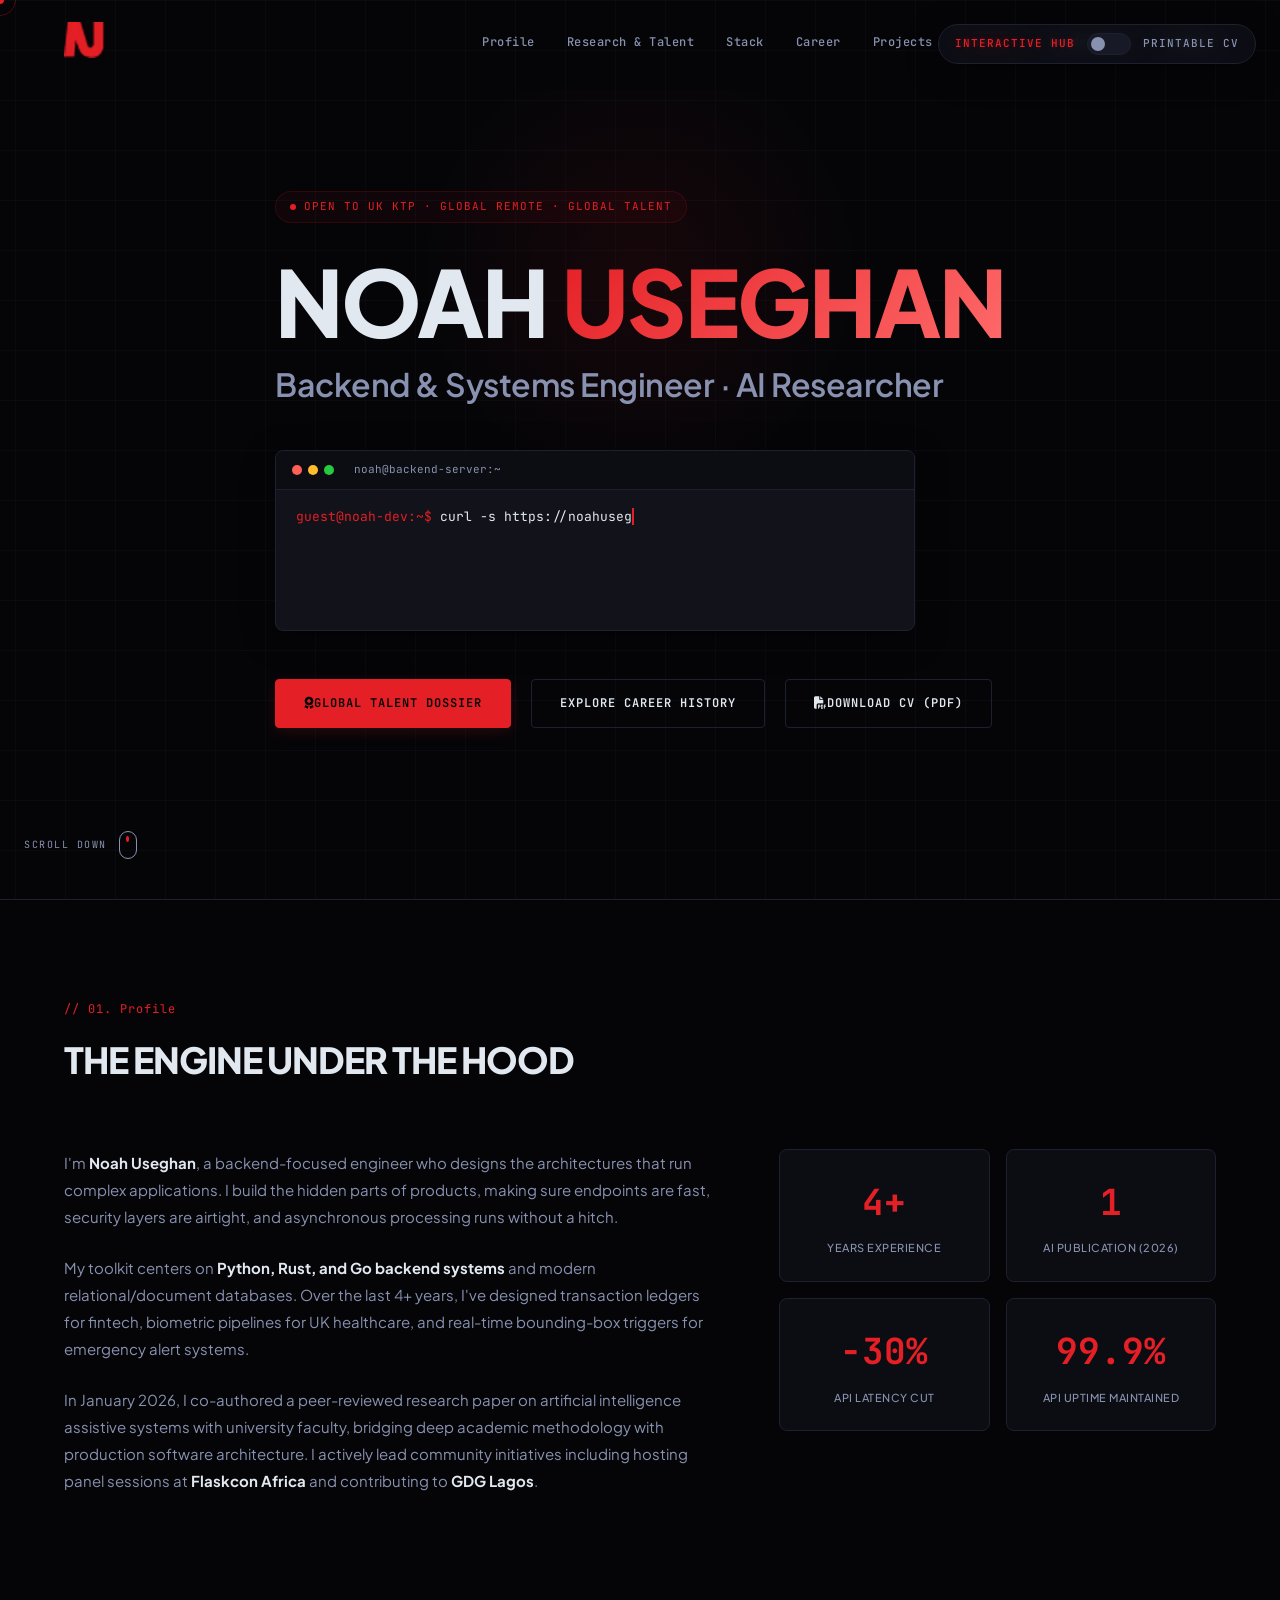
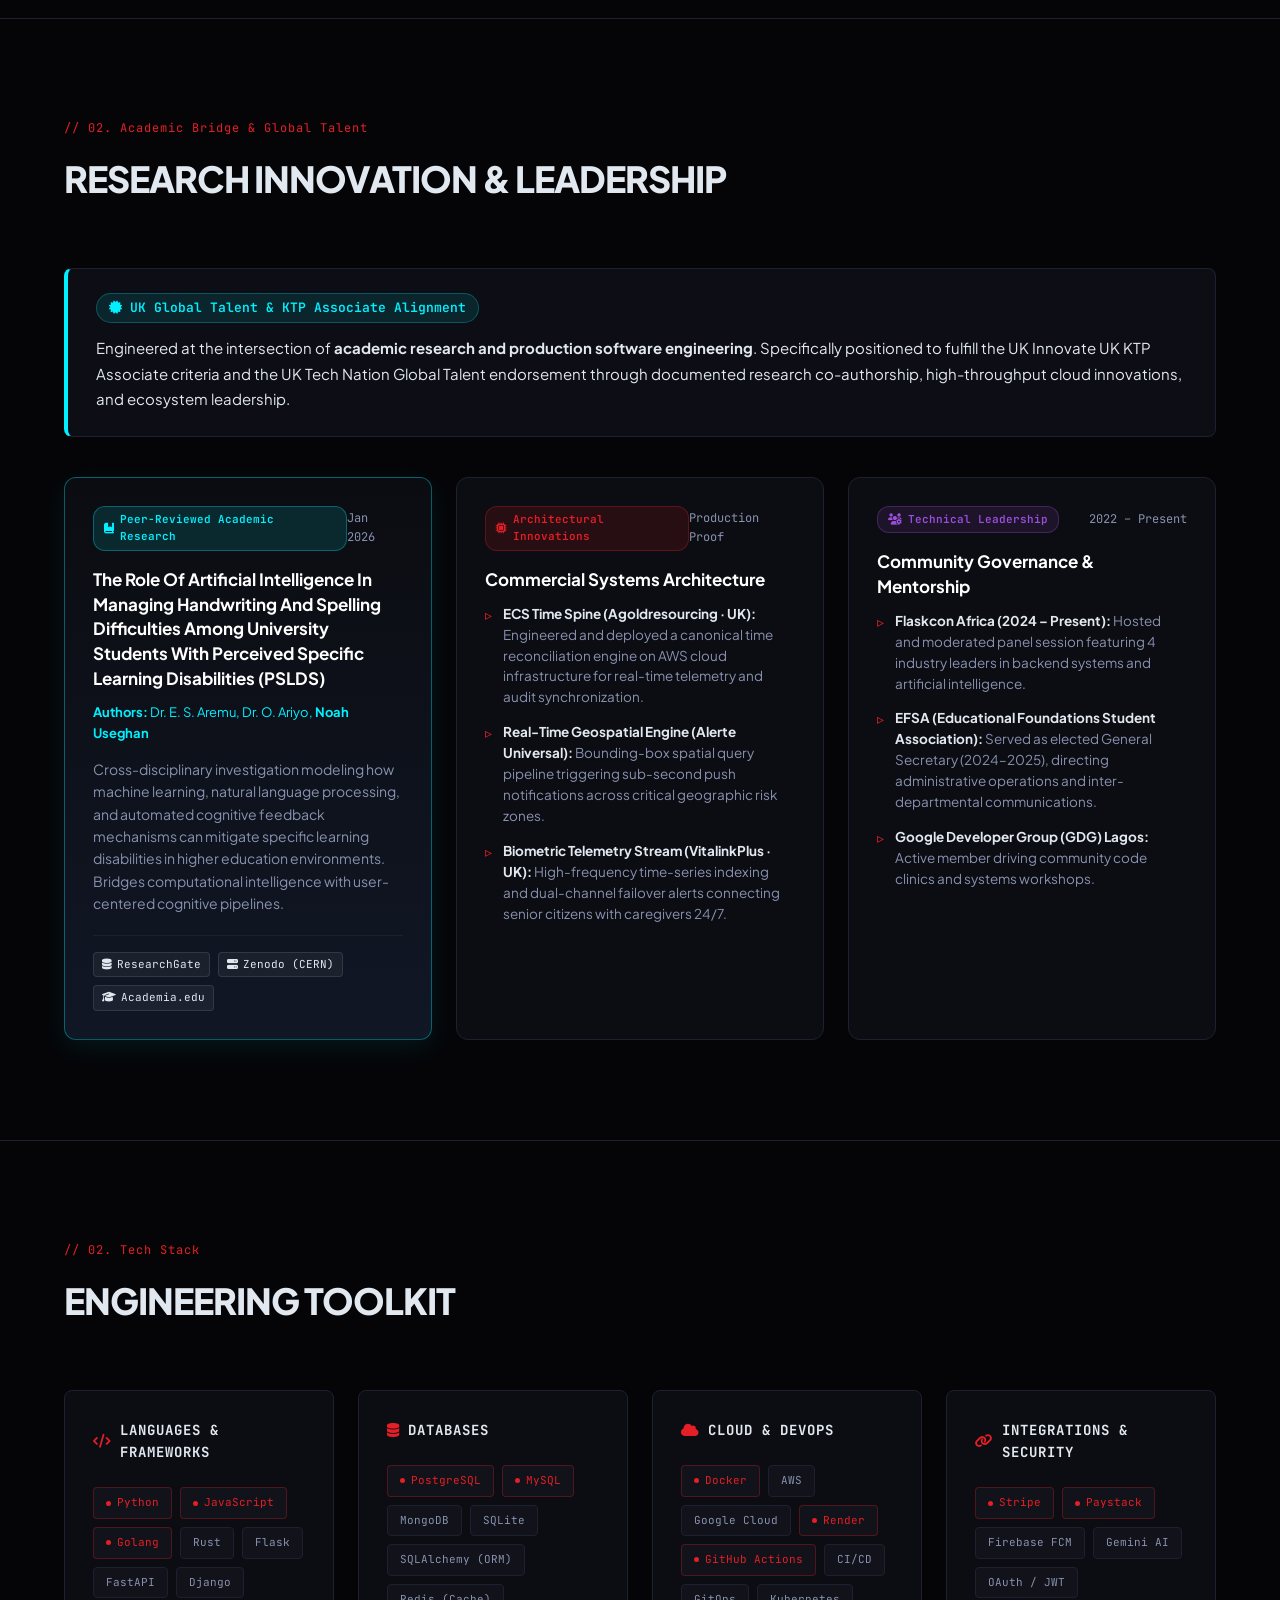
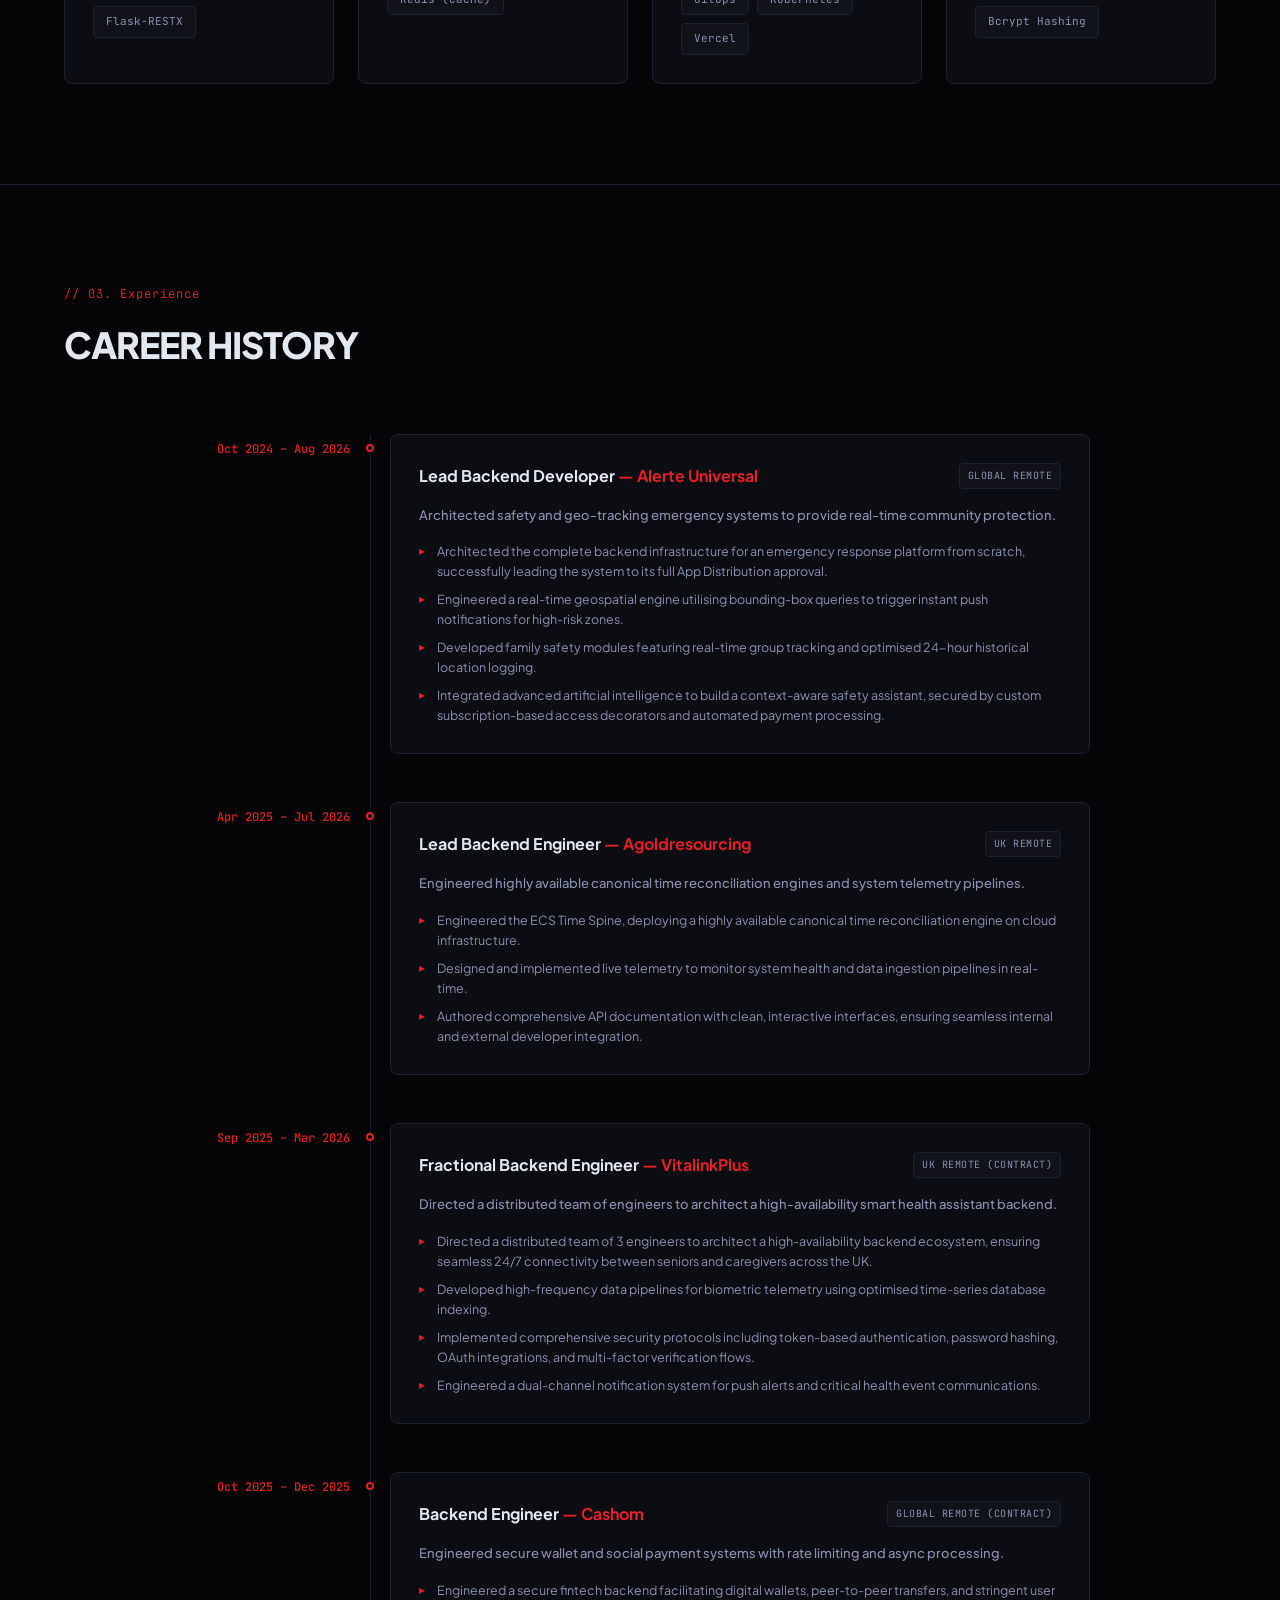
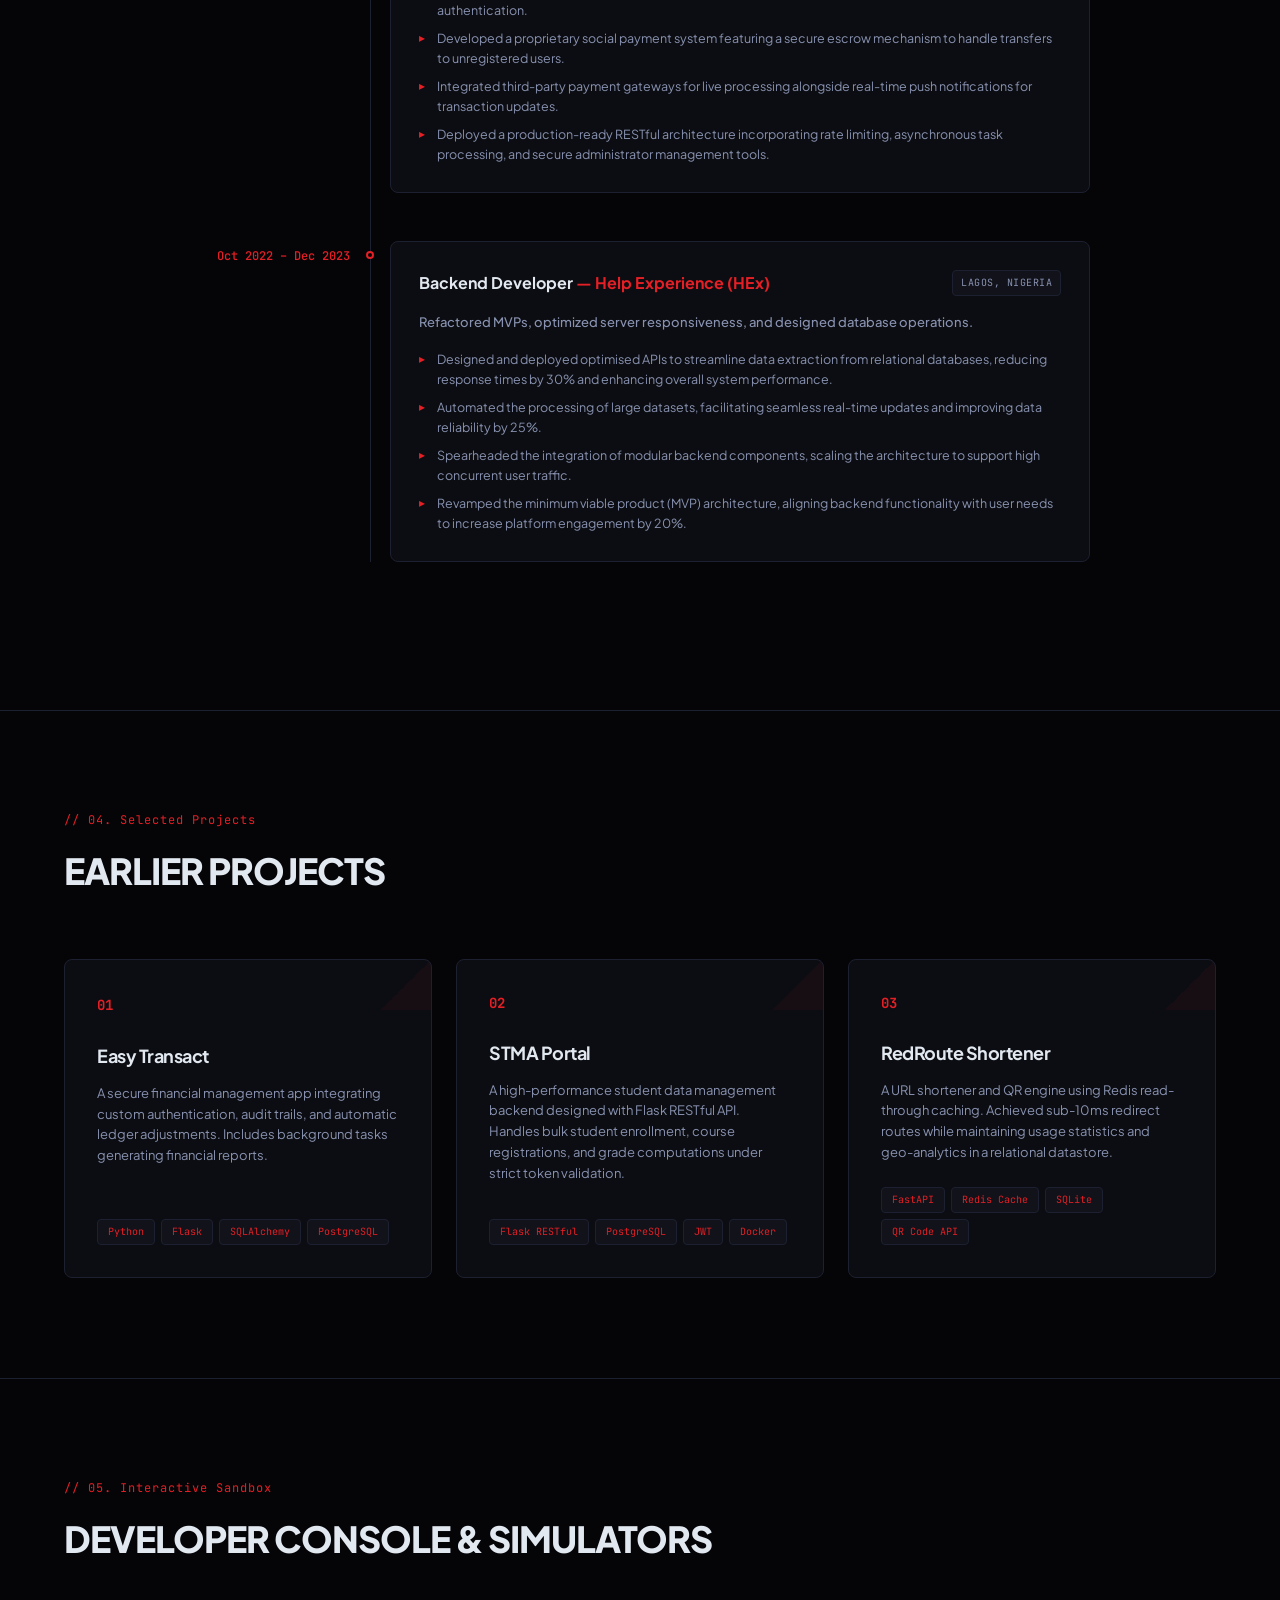
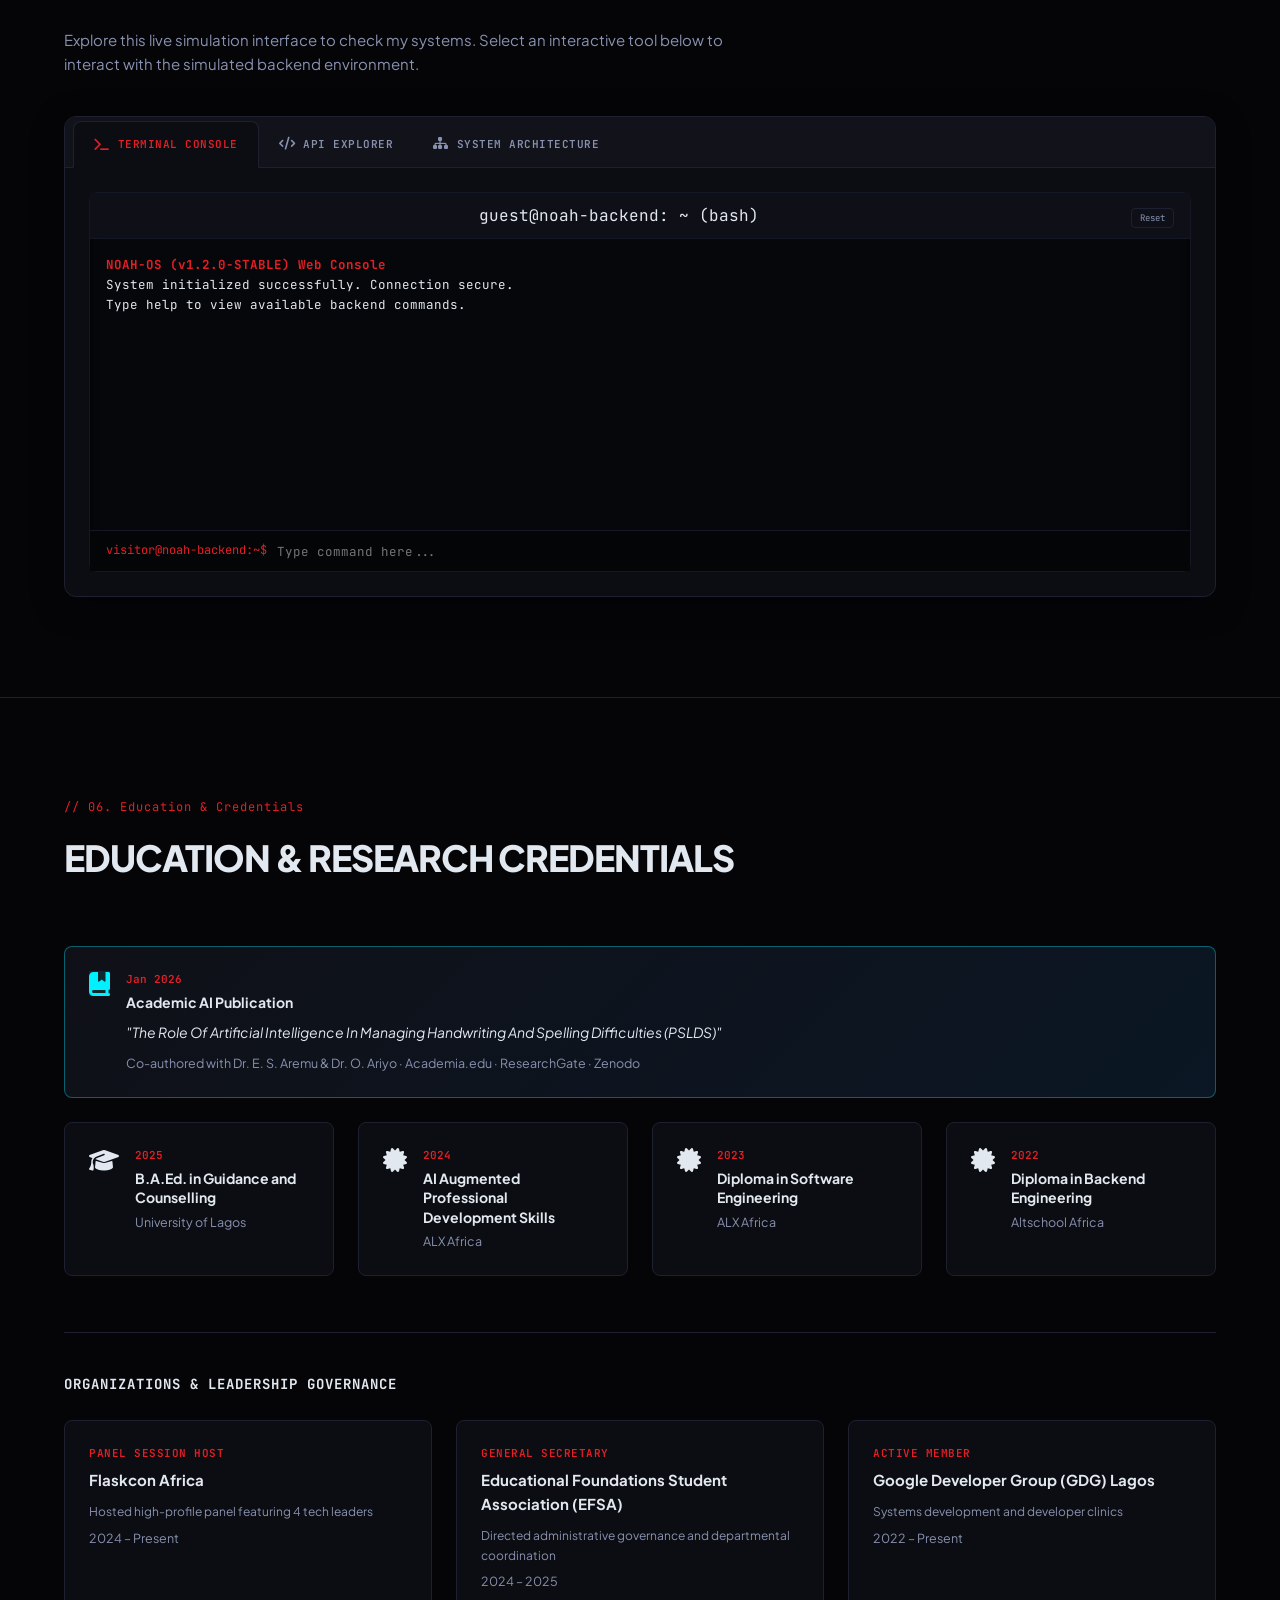
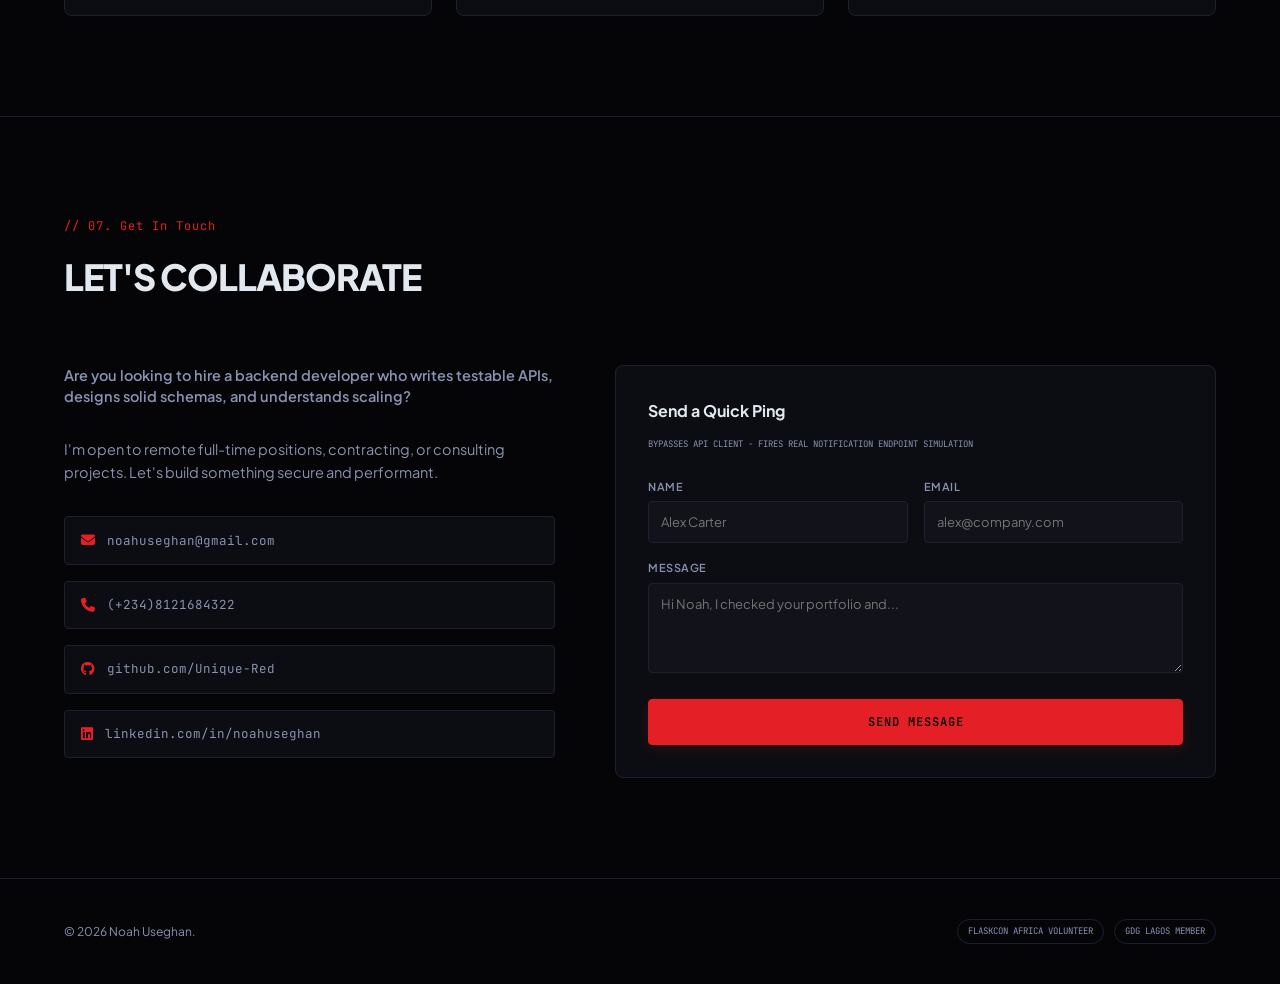
<file: index.html>
<!DOCTYPE html>
<html lang="en">
<head>
  <meta charset="UTF-8">
  <meta name="viewport" content="width=device-width, initial-scale=1.0">
  <title>Noah Useghan | Backend &amp; Systems Engineer &middot; AI Researcher</title>
  <meta name="description" content="Portfolio of Noah Useghan, a Backend &amp; Systems Engineer specializing in Python, Rust, Golang, distributed systems, and AI assistive research. Positioned for UK Global Talent and KTP Associate appointments with live opportunity radar and direct apply hub.">
  <meta name="keywords" content="Noah Useghan, Backend Engineer, Systems Engineer, Python Developer, KTP Associate, UK Global Talent, Tech Nation, FastAPI, Flask, Golang, Rust, PostgreSQL, Artificial Intelligence Publication">

  <!-- Open Graph / Facebook -->
  <meta property="og:type" content="website">
  <meta property="og:url" content="https://unique-red.github.io/"> 
  <meta property="og:title" content="Noah Useghan | Backend &amp; Systems Engineer &middot; AI Researcher">
  <meta property="og:description" content="Backend &amp; Systems Engineer with 4+ years architecting high-availability platforms and co-authoring peer-reviewed AI research. Features an automated KTP &amp; Job Radar and interactive developer sandbox.">
  <meta property="og:image" content="https://unique-red.github.io/NU.png">

  <!-- Twitter -->
  <meta property="twitter:card" content="summary_large_image">
  <meta property="twitter:url" content="https://unique-red.github.io/">
  <meta property="twitter:title" content="Noah Useghan | Backend &amp; Systems Engineer &middot; AI Researcher">
  <meta property="twitter:description" content="Backend &amp; Systems Engineer specializing in scalable APIs, distributed pipelines, and AI research. Features an automated KTP &amp; Job Radar.">
  <meta property="twitter:image" content="https://unique-red.github.io/NU.png">

  <!-- JSON-LD Structured Data for Person Schema -->
  <script type="application/ld+json">
  {
    "@context": "https://schema.org",
    "@type": "Person",
    "name": "Noah Useghan",
    "jobTitle": "Backend & Systems Engineer",
    "url": "https://unique-red.github.io/",
    "image": "https://unique-red.github.io/NU.png",
    "sameAs": [
      "https://github.com/Unique-Red",
      "https://linkedin.com/in/noahuseghan"
    ],
    "description": "Backend & Systems Engineer specializing in Python, Rust, Golang, Docker, PostgreSQL, distributed systems, and AI research.",
    "address": {
      "@type": "PostalAddress",
      "addressLocality": "Lagos",
      "addressCountry": "Nigeria"
    },
    "knowsAbout": [
      "Backend Development",
      "Systems Engineering",
      "Python",
      "Flask",
      "FastAPI",
      "Django",
      "Golang",
      "Rust",
      "PostgreSQL",
      "MySQL",
      "MongoDB",
      "Redis",
      "Docker",
      "AWS",
      "Google Cloud Platform",
      "CI/CD",
      "API Design",
      "Database Optimization",
      "Artificial Intelligence Research",
      "Knowledge Transfer Partnerships"
    ],
    "alumniOf": [
      {
        "@type": "EducationalOrganization",
        "name": "University of Lagos"
      },
      {
        "@type": "EducationalOrganization",
        "name": "ALX Africa"
      },
      {
        "@type": "EducationalOrganization",
        "name": "Altschool Africa"
      }
    ]
  }
  </script>

  <link rel="preconnect" href="https://fonts.googleapis.com">
  <link rel="preconnect" href="https://fonts.gstatic.com" crossorigin>
  <link href="https://fonts.googleapis.com/css2?family=Fira+Code:wght@400;500;700&family=JetBrains+Mono:wght@300;400;500;700&family=Plus+Jakarta+Sans:wght@300;400;500;600;700;800&display=swap" rel="stylesheet">

  <link rel="icon" type="image/png" href="NU.png">

  <!-- Font Awesome Icons -->
  <link rel="stylesheet" href="https://cdnjs.cloudflare.com/ajax/libs/font-awesome/6.4.0/css/all.min.css">
  
  <link rel="stylesheet" href="style.css">
</head>
<body class="interactive-mode">

  
  <div id="mode-controls" class="no-print">
    <div class="mode-toggle-wrapper">
      <span class="mode-label active" id="label-interactive">Interactive Hub</span>
      <label class="switch" aria-label="Toggle between Interactive Hub and Printable Resume">
        <input type="checkbox" id="mode-toggle">
        <span class="slider round"></span>
      </label>
      <span class="mode-label" id="label-printable">Printable CV</span>
    </div>
  </div>

  
  <div class="cursor no-print" id="custom-cursor"></div>
  <div class="cursor-ring no-print" id="custom-cursor-ring"></div>

  
  
  
  <div id="interactive-wrapper" class="view-wrapper active no-print">
    
    
    <header id="navbar">
      <div class="nav-container">
        <a href="#hero" class="nav-logo">
          <img src="NU.png" alt="NU Logo" class="logo-img">
        </a>
        <nav class="nav-links-wrapper">
          <ul class="nav-links">
            <li><a href="#about">Profile</a></li>
            <li><a href="#research-talent">Research &amp; Talent</a></li>
            <li><a href="#skills">Stack</a></li>
            <li><a href="#experience">Career</a></li>
            <li><a href="#projects">Projects</a></li>
            <li><a href="#sandbox" class="accent-link">Sandbox</a></li>
            <li><a href="#education">Credentials</a></li>
            <li><a href="#contact">Contact</a></li>
          </ul>
        </nav>
        <button class="mobile-nav-toggle" aria-label="Toggle navigation menu">
          <span class="bar"></span>
          <span class="bar"></span>
          <span class="bar"></span>
        </button>
      </div>
    </header>

    
    <section id="hero">
      <div class="hero-bg-grid"></div>
      <div class="hero-glow"></div>
      
      <div class="hero-content">
        <div class="hero-badge">
          <span class="pulse-dot"></span>
          <span>Open to UK KTP &middot; Global Remote &middot; Global Talent</span>
        </div>
        <h1 class="hero-title" data-text="NOAH USEGHAN">
          NOAH <span class="text-gradient">USEGHAN</span>
        </h1>
        <p class="hero-subtitle">Backend &amp; Systems Engineer &middot; AI Researcher</p>
        
        
        <div class="hero-terminal-container">
          <div class="terminal-bar">
            <div class="dots"><span class="dot-red"></span><span class="dot-yellow"></span><span class="dot-green"></span></div>
            <div class="terminal-title">noah@backend-server:~</div>
          </div>
          <div class="terminal-body" id="hero-terminal-output">
            <div class="line"><span class="prompt">guest@noah-dev:~$</span> <span class="typing" id="hero-typing-text">curl -s https://noahuseghan.com/summary</span></div>
            <div class="line response-line" id="hero-terminal-response" style="display: none;">
              <span class="cyan">{</span><br>
              &nbsp;&nbsp;<span class="yellow">"bio"</span>: <span class="green">"Architecting high-availability APIs, scalable databases, and research-backed data pipelines."</span>,<br>
              &nbsp;&nbsp;<span class="yellow">"publication"</span>: <span class="green">"AI in Specific Learning Disabilities (Jan 2026, Zenodo/ResearchGate)"</span>,<br>
              &nbsp;&nbsp;<span class="yellow">"languages"</span>: <span class="green">["Python", "Rust", "Golang", "JavaScript"]</span>,<br>
              &nbsp;&nbsp;<span class="yellow">"frameworks"</span>: <span class="green">["Flask", "FastAPI", "Django"]</span>,<br>
              &nbsp;&nbsp;<span class="yellow">"core_strength"</span>: <span class="green">"Bridging academic-grade AI research with production-grade backend scaling"</span><br>
              <span class="cyan">}</span>
            </div>
          </div>
        </div>

        <div class="hero-actions">
          <a href="#research-talent" class="btn btn-primary"><i class="fa-solid fa-award"></i> Global Talent Dossier</a>
          <a href="#experience" class="btn btn-secondary">Explore Career History</a>
          <a href="Updated Noah Useghan CV.pdf" target="_blank" class="btn btn-secondary" download><i class="fa-solid fa-file-pdf"></i> Download CV (PDF)</a>
        </div>
      </div>

      <a href="#about" class="scroll-down" aria-label="Scroll to about section">
        <span>Scroll Down</span>
        <div class="mouse">
          <div class="wheel"></div>
        </div>
      </a>
    </section>

    
    <section id="about" class="reveal">
      <div class="container">
        <div class="section-header">
          <span class="section-tag">// 01. Profile</span>
          <h2 class="section-title">THE ENGINE UNDER THE HOOD</h2>
        </div>
        <div class="about-grid">
          <div class="about-text">
            <p>I'm <strong>Noah Useghan</strong>, a backend-focused engineer who designs the architectures that run complex applications. I build the hidden parts of products, making sure endpoints are fast, security layers are airtight, and asynchronous processing runs without a hitch.</p>
            <p>My toolkit centers on <strong>Python, Rust, and Go backend systems</strong> and modern relational/document databases. Over the last 4+ years, I've designed transaction ledgers for fintech, biometric pipelines for UK healthcare, and real-time bounding-box triggers for emergency alert systems.</p>
            <p>In January 2026, I co-authored a peer-reviewed research paper on artificial intelligence assistive systems with university faculty, bridging deep academic methodology with production software architecture. I actively lead community initiatives including hosting panel sessions at <strong>Flaskcon Africa</strong> and contributing to <strong>GDG Lagos</strong>.</p>
          </div>
          
          <div class="about-stats-container">
            <div class="stats-grid">
              <div class="stat-card">
                <h3 class="stat-value">4+</h3>
                <p class="stat-label">Years Experience</p>
              </div>
              <div class="stat-card">
                <h3 class="stat-value">1</h3>
                <p class="stat-label">AI Publication (2026)</p>
              </div>
              <div class="stat-card">
                <h3 class="stat-value">-30%</h3>
                <p class="stat-label">API Latency Cut</p>
              </div>
              <div class="stat-card">
                <h3 class="stat-value">99.9%</h3>
                <p class="stat-label">API Uptime Maintained</p>
              </div>
            </div>
          </div>
        </div>
      </div>
    </section>

    
    <!-- Global Talent & Academic Innovation Dossier -->
    <section id="research-talent" class="reveal">
      <div class="container">
        <div class="section-header">
          <span class="section-tag">// 02. Academic Bridge &amp; Global Talent</span>
          <h2 class="section-title">RESEARCH INNOVATION &amp; LEADERSHIP</h2>
        </div>
        
        <div class="talent-intro-box">
          <div class="talent-intro-badge">
            <i class="fa-solid fa-certificate"></i> UK Global Talent &amp; KTP Associate Alignment
          </div>
          <p>
            Engineered at the intersection of <strong>academic research and production software engineering</strong>. Specifically positioned to fulfill the UK Innovate UK KTP Associate criteria and the UK Tech Nation Global Talent endorsement through documented research co-authorship, high-throughput cloud innovations, and ecosystem leadership.
          </p>
        </div>

        <div class="talent-cards-grid">
          
          <!-- Publication Highlight Card -->
          <div class="talent-card featured">
            <div class="talent-card-header">
              <span class="badge-pill academic"><i class="fa-solid fa-book-bookmark"></i> Peer-Reviewed Academic Research</span>
              <span class="pub-year">Jan 2026</span>
            </div>
            <h3 class="talent-card-title">The Role Of Artificial Intelligence In Managing Handwriting And Spelling Difficulties Among University Students With Perceived Specific Learning Disabilities (PSLDS)</h3>
            <p class="talent-card-authors">
              <strong>Authors:</strong> Dr. E. S. Aremu, Dr. O. Ariyo, <strong>Noah Useghan</strong>
            </p>
            <p class="talent-card-desc">
              Cross-disciplinary investigation modeling how machine learning, natural language processing, and automated cognitive feedback mechanisms can mitigate specific learning disabilities in higher education environments. Bridges computational intelligence with user-centered cognitive pipelines.
            </p>
            <div class="talent-indexing-badges">
              <span class="index-badge"><i class="fa-solid fa-database"></i> ResearchGate</span>
              <span class="index-badge"><i class="fa-solid fa-server"></i> Zenodo (CERN)</span>
              <span class="index-badge"><i class="fa-solid fa-graduation-cap"></i> Academia.edu</span>
            </div>
          </div>

          <!-- Architectural Innovations Card -->
          <div class="talent-card">
            <div class="talent-card-header">
              <span class="badge-pill system"><i class="fa-solid fa-microchip"></i> Architectural Innovations</span>
              <span class="pub-year">Production Proof</span>
            </div>
            <h3 class="talent-card-title">Commercial Systems Architecture</h3>
            <ul class="talent-list">
              <li>
                <strong>ECS Time Spine (Agoldresourcing &middot; UK):</strong> Engineered and deployed a canonical time reconciliation engine on AWS cloud infrastructure for real-time telemetry and audit synchronization.
              </li>
              <li>
                <strong>Real-Time Geospatial Engine (Alerte Universal):</strong> Bounding-box spatial query pipeline triggering sub-second push notifications across critical geographic risk zones.
              </li>
              <li>
                <strong>Biometric Telemetry Stream (VitalinkPlus &middot; UK):</strong> High-frequency time-series indexing and dual-channel failover alerts connecting senior citizens with caregivers 24/7.
              </li>
            </ul>
          </div>

          <!-- Ecosystem Leadership Card -->
          <div class="talent-card">
            <div class="talent-card-header">
              <span class="badge-pill leadership"><i class="fa-solid fa-users-gear"></i> Technical Leadership</span>
              <span class="pub-year">2022 – Present</span>
            </div>
            <h3 class="talent-card-title">Community Governance &amp; Mentorship</h3>
            <ul class="talent-list">
              <li>
                <strong>Flaskcon Africa (2024 – Present):</strong> Hosted and moderated panel session featuring 4 industry leaders in backend systems and artificial intelligence.
              </li>
              <li>
                <strong>EFSA (Educational Foundations Student Association):</strong> Served as elected General Secretary (2024–2025), directing administrative operations and inter-departmental communications.
              </li>
              <li>
                <strong>Google Developer Group (GDG) Lagos:</strong> Active member driving community code clinics and systems workshops.
              </li>
            </ul>
          </div>

        </div>
      </div>
    </section>

    
    <section id="skills" class="reveal">
      <div class="container">
        <div class="section-header">
          <span class="section-tag">// 02. Tech Stack</span>
          <h2 class="section-title">ENGINEERING TOOLKIT</h2>
        </div>
        <div class="skills-grid">
          
          <div class="skills-column">
            <h3 class="skill-group-title"><span class="code-symbol"><i class="fa-solid fa-code"></i></span> Languages &amp; Frameworks</h3>
            <div class="skills-list">
              <div class="skill-pill highlight"><span class="pill-dot"></span>Python</div>
              <div class="skill-pill highlight"><span class="pill-dot"></span>JavaScript</div>
              <div class="skill-pill highlight"><span class="pill-dot"></span>Golang</div>
              <div class="skill-pill">Rust</div>
              <div class="skill-pill">Flask</div>
              <div class="skill-pill">FastAPI</div>
              <div class="skill-pill">Django</div>
              <div class="skill-pill">Flask-RESTX</div>
            </div>
          </div>
          
          <div class="skills-column">
            <h3 class="skill-group-title"><span class="code-symbol"><i class="fa-solid fa-database"></i></span> Databases</h3>
            <div class="skills-list">
              <div class="skill-pill highlight"><span class="pill-dot"></span>PostgreSQL</div>
              <div class="skill-pill highlight"><span class="pill-dot"></span>MySQL</div>
              <div class="skill-pill">MongoDB</div>
              <div class="skill-pill">SQLite</div>
              <div class="skill-pill">SQLAlchemy (ORM)</div>
              <div class="skill-pill">Redis (Cache)</div>
            </div>
          </div>

          <div class="skills-column">
            <h3 class="skill-group-title"><span class="code-symbol"><i class="fa-solid fa-cloud"></i></span> Cloud &amp; DevOps</h3>
            <div class="skills-list">
              <div class="skill-pill highlight"><span class="pill-dot"></span>Docker</div>
              <div class="skill-pill">AWS</div>
              <div class="skill-pill">Google Cloud</div>
              <div class="skill-pill highlight"><span class="pill-dot"></span>Render</div>
              <div class="skill-pill highlight"><span class="pill-dot"></span>GitHub Actions</div>
              <div class="skill-pill">CI/CD</div>
              <div class="skill-pill">GitOps</div>
              <div class="skill-pill">Kubernetes</div>
              <div class="skill-pill">Vercel</div>
            </div>
          </div>

          <div class="skills-column">
            <h3 class="skill-group-title"><span class="code-symbol"><i class="fa-solid fa-link"></i></span> Integrations &amp; Security</h3>
            <div class="skills-list">
              <div class="skill-pill highlight"><span class="pill-dot"></span>Stripe</div>
              <div class="skill-pill highlight"><span class="pill-dot"></span>Paystack</div>
              <div class="skill-pill">Firebase FCM</div>
              <div class="skill-pill">Gemini AI</div>
              <div class="skill-pill">OAuth / JWT</div>
              <div class="skill-pill">Bcrypt Hashing</div>
            </div>
          </div>
        </div>
      </div>
    </section>

    
    <section id="experience" class="reveal">
      <div class="container">
        <div class="section-header">
          <span class="section-tag">// 03. Experience</span>
          <h2 class="section-title">CAREER HISTORY</h2>
        </div>
        <div class="timeline-container">
          

          <div class="timeline-item">
            <div class="timeline-date">Oct 2024 – Aug 2026</div>
            <div class="timeline-marker"></div>
            <div class="timeline-content">
              <div class="timeline-header">
                <h3 class="job-title">Lead Backend Developer <span class="company">&mdash; Alerte Universal</span></h3>
                <span class="job-type">Global Remote</span>
              </div>
              <p class="job-desc">Architected safety and geo-tracking emergency systems to provide real-time community protection.</p>
              <ul class="job-bullets">
                <li>Architected the complete backend infrastructure for an emergency response platform from scratch, successfully leading the system to its full App Distribution approval.</li>
                <li>Engineered a real-time geospatial engine utilising bounding-box queries to trigger instant push notifications for high-risk zones.</li>
                <li>Developed family safety modules featuring real-time group tracking and optimised 24-hour historical location logging.</li>
                <li>Integrated advanced artificial intelligence to build a context-aware safety assistant, secured by custom subscription-based access decorators and automated payment processing.</li>
              </ul>
            </div>
          </div>

          <div class="timeline-item">
            <div class="timeline-date">Apr 2025 – Jul 2026</div>
            <div class="timeline-marker"></div>
            <div class="timeline-content">
              <div class="timeline-header">
                <h3 class="job-title">Lead Backend Engineer <span class="company">&mdash; Agoldresourcing</span></h3>
                <span class="job-type">UK Remote</span>
              </div>
              <p class="job-desc">Engineered highly available canonical time reconciliation engines and system telemetry pipelines.</p>
              <ul class="job-bullets">
                <li>Engineered the ECS Time Spine, deploying a highly available canonical time reconciliation engine on cloud infrastructure.</li>
                <li>Designed and implemented live telemetry to monitor system health and data ingestion pipelines in real-time.</li>
                <li>Authored comprehensive API documentation with clean, interactive interfaces, ensuring seamless internal and external developer integration.</li>
              </ul>
            </div>
          </div>

          <div class="timeline-item">
            <div class="timeline-date">Sep 2025 – Mar 2026</div>
            <div class="timeline-marker"></div>
            <div class="timeline-content">
              <div class="timeline-header">
                <h3 class="job-title">Fractional Backend Engineer <span class="company">&mdash; VitalinkPlus</span></h3>
                <span class="job-type">UK Remote (Contract)</span>
              </div>
              <p class="job-desc">Directed a distributed team of engineers to architect a high-availability smart health assistant backend.</p>
              <ul class="job-bullets">
                <li>Directed a distributed team of 3 engineers to architect a high-availability backend ecosystem, ensuring seamless 24/7 connectivity between seniors and caregivers across the UK.</li>
                <li>Developed high-frequency data pipelines for biometric telemetry using optimised time-series database indexing.</li>
                <li>Implemented comprehensive security protocols including token-based authentication, password hashing, OAuth integrations, and multi-factor verification flows.</li>
                <li>Engineered a dual-channel notification system for push alerts and critical health event communications.</li>
              </ul>
            </div>
          </div>

          <div class="timeline-item">
            <div class="timeline-date">Oct 2025 – Dec 2025</div>
            <div class="timeline-marker"></div>
            <div class="timeline-content">
              <div class="timeline-header">
                <h3 class="job-title">Backend Engineer <span class="company">&mdash; Cashom</span></h3>
                <span class="job-type">Global Remote (Contract)</span>
              </div>
              <p class="job-desc">Engineered secure wallet and social payment systems with rate limiting and async processing.</p>
              <ul class="job-bullets">
                <li>Engineered a secure fintech backend facilitating digital wallets, peer-to-peer transfers, and stringent user authentication.</li>
                <li>Developed a proprietary social payment system featuring a secure escrow mechanism to handle transfers to unregistered users.</li>
                <li>Integrated third-party payment gateways for live processing alongside real-time push notifications for transaction updates.</li>
                <li>Deployed a production-ready RESTful architecture incorporating rate limiting, asynchronous task processing, and secure administrator management tools.</li>
              </ul>
            </div>
          </div>

          <div class="timeline-item">
            <div class="timeline-date">Oct 2022 – Dec 2023</div>
            <div class="timeline-marker"></div>
            <div class="timeline-content">
              <div class="timeline-header">
                <h3 class="job-title">Backend Developer <span class="company">&mdash; Help Experience (HEx)</span></h3>
                <span class="job-type">Lagos, Nigeria</span>
              </div>
              <p class="job-desc">Refactored MVPs, optimized server responsiveness, and designed database operations.</p>
              <ul class="job-bullets">
                <li>Designed and deployed optimised APIs to streamline data extraction from relational databases, reducing response times by 30% and enhancing overall system performance.</li>
                <li>Automated the processing of large datasets, facilitating seamless real-time updates and improving data reliability by 25%.</li>
                <li>Spearheaded the integration of modular backend components, scaling the architecture to support high concurrent user traffic.</li>
                <li>Revamped the minimum viable product (MVP) architecture, aligning backend functionality with user needs to increase platform engagement by 20%.</li>
              </ul>
            </div>
          </div>

        </div>
      </div>
    </section>

    
    <section id="projects" class="reveal">
      <div class="container">
        <div class="section-header">
          <span class="section-tag">// 04. Selected Projects</span>
          <h2 class="section-title">EARLIER PROJECTS</h2>
        </div>
        <div class="projects-grid">
          
          <div class="project-card" data-api-target="/api/v1/projects/easy-transact" data-arch-target="finance">
            <div class="project-header">
              <span class="project-number">01</span>
              <div class="project-links">
                <span class="action-hint">Click card to load in Sandbox tools</span>
              </div>
            </div>
            <h3 class="project-title">Easy Transact</h3>
            <p class="project-description">A secure financial management app integrating custom authentication, audit trails, and automatic ledger adjustments. Includes background tasks generating financial reports.</p>
            <div class="project-tech-tags">
              <span>Python</span>
              <span>Flask</span>
              <span>SQLAlchemy</span>
              <span>PostgreSQL</span>
            </div>
          </div>

          <div class="project-card" data-api-target="/api/v1/projects/stma" data-arch-target="stma">
            <div class="project-header">
              <span class="project-number">02</span>
              <span class="action-hint">Click card to load in Sandbox tools</span>
            </div>
            <h3 class="project-title">STMA Portal</h3>
            <p class="project-description">A high-performance student data management backend designed with Flask RESTful API. Handles bulk student enrollment, course registrations, and grade computations under strict token validation.</p>
            <div class="project-tech-tags">
              <span>Flask RESTful</span>
              <span>PostgreSQL</span>
              <span>JWT</span>
              <span>Docker</span>
            </div>
          </div>

          <div class="project-card" data-api-target="/api/v1/projects/redroute" data-arch-target="redroute">
            <div class="project-header">
              <span class="project-number">03</span>
              <span class="action-hint">Click card to load in Sandbox tools</span>
            </div>
            <h3 class="project-title">RedRoute Shortener</h3>
            <p class="project-description">A URL shortener and QR engine using Redis read-through caching. Achieved sub-10ms redirect routes while maintaining usage statistics and geo-analytics in a relational datastore.</p>
            <div class="project-tech-tags">
              <span>FastAPI</span>
              <span>Redis Cache</span>
              <span>SQLite</span>
              <span>QR Code API</span>
            </div>
          </div>

        </div>
      </div>
    </section>

    
    <section id="sandbox" class="reveal">
      <div class="container">
        <div class="section-header">
          <span class="section-tag">// 05. Interactive Sandbox</span>
          <h2 class="section-title">DEVELOPER CONSOLE &amp; SIMULATORS</h2>
        </div>
        
        <div class="sandbox-intro">
          <p>Explore this live simulation interface to check my systems. Select an interactive tool below to interact with the simulated backend environment.</p>
        </div>

        <div class="sandbox-wrapper">
          
          <div class="sandbox-tabs">
            <button class="sandbox-tab-btn active" data-tab="terminal">
              <span class="tab-icon"><i class="fa-solid fa-terminal"></i></span> Terminal Console
            </button>
            <button class="sandbox-tab-btn" data-tab="api">
              <span class="tab-icon"><i class="fa-solid fa-code"></i></span> API Explorer
            </button>
            <button class="sandbox-tab-btn" data-tab="architecture">
              <span class="tab-icon"><i class="fa-solid fa-sitemap"></i></span> System Architecture
            </button>
          </div>

          
          <div class="sandbox-content">
            
            
            <div class="sandbox-pane active" id="pane-terminal">
              <div class="terminal-mock-window">
                <div class="window-header">
                  <div class="dots"><span class="dot-red"></span><span class="dot-yellow"></span><span class="dot-green"></span></div>
                  <div class="window-title">guest@noah-backend: ~ (bash)</div>
                  <div class="window-actions">
                    <button id="terminal-clear-btn" title="Clear terminal">Reset</button>
                  </div>
                </div>
                <div class="terminal-screen" id="terminal-screen-logs">
                  <div class="terminal-row welcome-msg">
                    <p class="accent-text">NOAH-OS (v1.2.0-STABLE) Web Console</p>
                    <p>System initialized successfully. Connection secure.</p>
                    <p>Type <span class="cyan">help</span> to view available backend commands.</p>
                    <p>&nbsp;</p>
                  </div>
                </div>
                <div class="terminal-input-row">
                  <span class="prompt-symbol">visitor@noah-backend:~$</span>
                  <input type="text" id="terminal-input" autocomplete="off" placeholder="Type command here..." aria-label="Terminal Input">
                </div>
              </div>
            </div>

            
            <div class="sandbox-pane" id="pane-api">
              <div class="api-explorer-grid">
                
                
                <div class="api-request-panel">
                  <h3 class="panel-subtitle">Request Configuration</h3>
                  
                  <div class="form-group">
                    <label for="api-endpoint">Endpoint</label>
                    <div class="api-endpoint-input-group">
                      <span class="http-method-badge get" id="request-method-badge">GET</span>
                      <select id="api-endpoint" class="api-select">
                        <option value="/api/v1/profile" data-method="GET">/api/v1/profile</option>
                        <option value="/api/v1/skills" data-method="GET">/api/v1/skills</option>
                        <option value="/api/v1/projects" data-method="GET">/api/v1/projects</option>
                        <option value="/api/v1/projects/easy-transact" data-method="GET">/api/v1/projects/easy-transact</option>
                        <option value="/api/v1/projects/stma" data-method="GET">/api/v1/projects/stma</option>
                        <option value="/api/v1/projects/redroute" data-method="GET">/api/v1/projects/redroute</option>
                        <option value="/api/v1/architecture" data-method="GET">/api/v1/architecture</option>
                        <option value="/api/v1/contact" data-method="POST">/api/v1/contact</option>
                      </select>
                    </div>
                  </div>

                  
                  <div class="form-group" id="api-body-group" style="display: none;">
                    <label for="api-post-body">Request Body (JSON)</label>
                    <textarea id="api-post-body" class="api-textarea" rows="5">
{
  "name": "Recruiter Name",
  "email": "hello@company.com",
  "message": "Let's schedule an interview!"
}</textarea>
                  </div>

                  <div class="form-group">
                    <label for="api-latency">Simulated Network Latency</label>
                    <div class="latency-slider-wrapper">
                      <input type="range" id="api-latency" min="50" max="2000" step="50" value="300">
                      <span id="api-latency-val">300ms</span>
                    </div>
                  </div>

                  <button id="btn-send-request" class="btn btn-primary btn-block">
                    <span class="btn-text">Execute Request</span>
                    <span class="spinner" style="display:none;"></span>
                  </button>
                </div>

                
                <div class="api-response-panel">
                  <div class="panel-header-with-status">
                    <h3 class="panel-subtitle">Response Details</h3>
                    <div class="response-meta">
                      <span class="response-status" id="response-status-badge">---</span>
                      <span class="response-time" id="response-time-val">0ms</span>
                    </div>
                  </div>

                  <div class="api-response-body">
                    <pre><code id="api-response-code" class="language-json">Click "Execute Request" to fetch simulated endpoints...</code></pre>
                  </div>
                </div>

              </div>
            </div>

            
            <div class="sandbox-pane" id="pane-architecture">
              <div class="arch-visualizer-grid">
                
                
                <div class="arch-canvas-container">
                  <div class="canvas-help-text">Click on any system component below to view its role &amp; metrics</div>
                  <svg id="architecture-svg" viewBox="0 0 800 500" width="100%" height="100%">
                    
                    
                    <defs>
                      <marker id="arrow" viewBox="0 0 10 10" refX="8" refY="5" markerWidth="6" markerHeight="6" orient="auto-start-reverse">
                        <path d="M 0 0 L 10 5 L 0 10 z" fill="#E41F25" opacity="0.7"/>
                      </marker>
                      <filter id="glow" x="-20%" y="-20%" width="140%" height="140%">
                        <feGaussianBlur stdDeviation="5" result="blur"/>
                        <feMerge>
                          <feMergeNode in="blur"/>
                          <feMergeNode in="SourceGraphic"/>
                        </feMerge>
                      </filter>
                    </defs>

                    
                    
                    <path class="arch-wire" d="M 70 250 L 170 250" marker-end="url(#arrow)" />
                    
                    <path class="arch-wire" d="M 230 250 L 330 250" marker-end="url(#arrow)" />
                    
                    
                    <path class="arch-wire" d="M 390 220 Q 420 130 500 130" marker-end="url(#arrow)" />
                    <path class="arch-wire" d="M 500 150 Q 410 160 390 230" marker-end="url(#arrow)" />
                    
                    
                    <path class="arch-wire" d="M 420 250 L 520 250" marker-end="url(#arrow)" />
                    
                    
                    <path class="arch-wire" d="M 390 280 Q 420 370 500 370" marker-end="url(#arrow)" />
                    
                    
                    <path class="arch-wire" d="M 560 350 Q 640 250 560 160" marker-end="url(#arrow)" />
                    
                    
                    <path class="arch-wire" d="M 580 390 L 680 390" marker-end="url(#arrow)" />
                    
                    
                    <path class="arch-wire" d="M 390 290 Q 450 320 680 270" marker-end="url(#arrow)" />

                    
                    
                    <g class="arch-node" id="node-client" data-node="client">
                      <rect class="node-shape" x="10" y="210" width="80" height="80" rx="8"/>
                      <text class="node-text" x="50" y="245">CLIENT</text>
                      <text class="node-subtext" x="50" y="265">Web/Mobile</text>
                    </g>

                    
                    <g class="arch-node" id="node-gateway" data-node="gateway">
                      <rect class="node-shape" x="150" y="210" width="100" height="80" rx="8"/>
                      <text class="node-text" x="200" y="245">GATEWAY</text>
                      <text class="node-subtext" x="200" y="265">Nginx / Rate Limit</text>
                    </g>

                    
                    <g class="arch-node" id="node-server" data-node="server">
                      <rect class="node-shape" x="310" y="210" width="120" height="80" rx="8"/>
                      <text class="node-text text-accent" x="370" y="245">APP SERVER</text>
                      <text class="node-subtext" x="370" y="265">Python (Gunicorn)</text>
                    </g>

                    
                    <g class="arch-node" id="node-redis" data-node="redis">
                      <rect class="node-shape" x="480" y="100" width="100" height="70" rx="8"/>
                      <text class="node-text" x="530" y="130">REDIS</text>
                      <text class="node-subtext" x="530" y="150">Cache / Queue</text>
                    </g>

                    
                    <g class="arch-node" id="node-database" data-node="database">
                      <rect class="node-shape" x="500" y="210" width="120" height="80" rx="8"/>
                      <text class="node-text" x="560" y="245">RELATIONAL DB</text>
                      <text class="node-subtext" x="560" y="265">PostgreSQL/MySQL</text>
                    </g>

                    
                    <g class="arch-node" id="node-worker" data-node="worker">
                      <rect class="node-shape" x="480" y="340" width="120" height="70" rx="8"/>
                      <text class="node-text" x="540" y="370">ASYNC WORKER</text>
                      <text class="node-subtext" x="540" y="390">Celery / Cron</text>
                    </g>

                    
                    <g class="arch-node" id="node-external" data-node="external">
                      <rect class="node-shape" x="660" y="240" width="130" height="170" rx="8"/>
                      <text class="node-text" x="725" y="275">EXTERNAL SERVICES</text>
                      <text class="node-small-sub" x="725" y="305">Stripe Payments</text>
                      <text class="node-small-sub" x="725" y="330">Paystack Hook</text>
                      <text class="node-small-sub" x="725" y="355">Firebase FCM</text>
                      <text class="node-small-sub" x="725" y="380">Gemini AI API</text>
                    </g>

                  </svg>
                </div>

                
                <div class="arch-info-panel">
                  <h3 class="panel-subtitle" id="arch-node-name">System Topology</h3>
                  <div class="arch-node-details" id="arch-node-desc">
                    <p>Click on any component of the system architecture diagram to inspect how it is utilized in my production setups.</p>
                    <p>This graph models the standard high-availability stateless design pattern I implement for backend projects like <strong>Alerte Universal</strong> and <strong>VitalinkPlus</strong>.</p>
                  </div>
                  <div class="arch-node-stats" id="arch-node-stats-box" style="display: none;">
                    <div class="arch-stat-row">
                      <span class="label">Key Tech:</span>
                      <span class="value" id="arch-stat-tech">--</span>
                    </div>
                    <div class="arch-stat-row">
                      <span class="label">Best Practice:</span>
                      <span class="value" id="arch-stat-practice">--</span>
                    </div>
                  </div>
                </div>

              </div>
            </div>

          </div>
        </div>

      </div>
    </section>

    
    <section id="education" class="reveal">
      <div class="container">
        <div class="section-header">
          <span class="section-tag">// 06. Education &amp; Credentials</span>
          <h2 class="section-title">EDUCATION &amp; RESEARCH CREDENTIALS</h2>
        </div>
        <div class="education-grid">
          
          <!-- AI Publication Card -->
          <div class="edu-card edu-card-pub">
            <div class="edu-icon"><i class="fa-solid fa-book-bookmark"></i></div>
            <div class="edu-details">
              <span class="edu-date">Jan 2026</span>
              <h3 class="edu-title">Academic AI Publication</h3>
              <p class="edu-pub-name">"The Role Of Artificial Intelligence In Managing Handwriting And Spelling Difficulties (PSLDS)"</p>
              <span class="edu-institution">Co-authored with Dr. E. S. Aremu &amp; Dr. O. Ariyo &middot; Academia.edu &middot; ResearchGate &middot; Zenodo</span>
            </div>
          </div>

          <div class="edu-card">
            <div class="edu-icon"><i class="fa-solid fa-graduation-cap"></i></div>
            <div class="edu-details">
              <span class="edu-date">2025</span>
              <h3 class="edu-title">B.A.Ed. in Guidance and Counselling</h3>
              <span class="edu-institution">University of Lagos</span>
            </div>
          </div>
          
          <div class="edu-card">
            <div class="edu-icon"><i class="fa-solid fa-certificate"></i></div>
            <div class="edu-details">
              <span class="edu-date">2024</span>
              <h3 class="edu-title">AI Augmented Professional Development Skills</h3>
              <span class="edu-institution">ALX Africa</span>
            </div>
          </div>
          
          <div class="edu-card">
            <div class="edu-icon"><i class="fa-solid fa-certificate"></i></div>
            <div class="edu-details">
              <span class="edu-date">2023</span>
              <h3 class="edu-title">Diploma in Software Engineering</h3>
              <span class="edu-institution">ALX Africa</span>
            </div>
          </div>
          
          <div class="edu-card">
            <div class="edu-icon"><i class="fa-solid fa-certificate"></i></div>
            <div class="edu-details">
              <span class="edu-date">2022</span>
              <h3 class="edu-title">Diploma in Backend Engineering</h3>
              <span class="edu-institution">Altschool Africa</span>
            </div>
          </div>

        </div>

        <div class="orgs-container">
          <h3 class="orgs-heading">Organizations &amp; Leadership Governance</h3>
          <div class="orgs-grid">
            <div class="org-card">
              <span class="org-role">Panel Session Host</span>
              <h4 class="org-name">Flaskcon Africa</h4>
              <p class="org-sub">Hosted high-profile panel featuring 4 tech leaders</p>
              <span class="org-date">2024 – Present</span>
            </div>
            <div class="org-card">
              <span class="org-role">General Secretary</span>
              <h4 class="org-name">Educational Foundations Student Association (EFSA)</h4>
              <p class="org-sub">Directed administrative governance and departmental coordination</p>
              <span class="org-date">2024 – 2025</span>
            </div>
            <div class="org-card">
              <span class="org-role">Active Member</span>
              <h4 class="org-name">Google Developer Group (GDG) Lagos</h4>
              <p class="org-sub">Systems development and developer clinics</p>
              <span class="org-date">2022 – Present</span>
            </div>
          </div>
        </div>
      </div>
    </section>

    
    <section id="contact" class="reveal">
      <div class="container">
        <div class="section-header">
          <span class="section-tag">// 07. Get In Touch</span>
          <h2 class="section-title">LET'S COLLABORATE</h2>
        </div>
        <div class="contact-grid">
          
          <div class="contact-info">
            <p class="contact-lead">Are you looking to hire a backend developer who writes testable APIs, designs solid schemas, and understands scaling?</p>
            <p>I'm open to remote full-time positions, contracting, or consulting projects. Let's build something secure and performant.</p>
            
            <div class="contact-details-list">
              <a href="mailto:noahuseghan@gmail.com" class="contact-detail-item">
                <span class="icon"><i class="fa-solid fa-envelope"></i></span>
                <span class="text">noahuseghan@gmail.com</span>
              </a>
              <a href="tel:+2348121684322" class="contact-detail-item">
                <span class="icon"><i class="fa-solid fa-phone"></i></span>
                <span class="text">(+234)8121684322</span>
              </a>
              <a href="https://github.com/Unique-Red" target="_blank" class="contact-detail-item">
                <span class="icon"><i class="fa-brands fa-github"></i></span>
                <span class="text">github.com/Unique-Red</span>
              </a>
              <a href="https://linkedin.com/in/noahuseghan" target="_blank" class="contact-detail-item">
                <span class="icon"><i class="fa-brands fa-linkedin"></i></span>
                <span class="text">linkedin.com/in/noahuseghan</span>
              </a>
            </div>
          </div>

          <div class="contact-form-container">
            <div class="contact-form-header">
              <span class="form-title">Send a Quick Ping</span>
              <span class="form-sub">Bypasses API client - fires real notification endpoint simulation</span>
            </div>
            
            
            <form id="contact-form" class="contact-form">
              <div class="form-row">
                <div class="form-group-half">
                  <label for="contact-name">Name</label>
                  <input type="text" id="contact-name" name="name" placeholder="Alex Carter" required>
                </div>
                <div class="form-group-half">
                  <label for="contact-email">Email</label>
                  <input type="email" id="contact-email" name="email" placeholder="alex@company.com" required>
                </div>
              </div>
              <div class="form-group">
                <label for="contact-message">Message</label>
                <textarea id="contact-message" name="message" rows="4" placeholder="Hi Noah, I checked your portfolio and..." required></textarea>
              </div>
              <button type="submit" class="btn btn-primary btn-block" id="contact-submit-btn">Send Message</button>
            </form>
          </div>

        </div>
      </div>
    </section>

    
    <footer>
      <div class="container footer-container">
        <p class="copyright">&copy; <span id="copyright-year"></span> Noah Useghan.</p>
        <div class="footer-badges">
          <span class="badge">Flaskcon Africa Volunteer</span>
          <span class="badge">GDG Lagos member</span>
        </div>
      </div>
    </footer>

  </div>

  
  
  
  <div id="printable-wrapper" class="view-wrapper">
    <div class="cv-page">
      
      
      <div class="cv-actions no-print">
        <button id="btn-print-cv" class="btn btn-primary">
          <span class="icon"><i class="fa-solid fa-print"></i></span> Print CV / Save as PDF
        </button>
        <a href="Updated Noah Useghan CV.pdf" target="_blank" download class="btn btn-secondary">
          <span class="icon"><i class="fa-solid fa-download"></i></span> Download Official PDF
        </a>
        <button id="btn-back-interactive" class="btn btn-secondary">
          Return to Interactive Site
        </button>
      </div>

      
      <header class="cv-header">
        <div class="cv-header-left">
          <h1 class="cv-name">Noah Useghan</h1>
          <p class="cv-title">Backend &amp; Systems Engineer</p>
        </div>
        <div class="cv-header-right">
          <p class="cv-meta">Lagos, Nigeria &middot; Open to Global Remote &middot; UK KTP</p>
          <p class="cv-meta">Phone: (+234)8121684322 &middot; Email: noahuseghan@gmail.com</p>
          <p class="cv-meta">Portfolio: unique-red.github.io &middot; GitHub: github.com/Unique-Red &middot; LinkedIn: linkedin.com/in/noahuseghan</p>
        </div>
      </header>

      <section class="cv-section">
        <h2 class="cv-section-title">Summary</h2>
        <p class="cv-summary-text">
          Backend Engineer with 4+ years of experience architecting high availability systems and leading distributed engineering teams. With a proven track record of engineering scalable platforms from the ground up, including complex emergency response systems and secure fintech applications. Co-author of peer-reviewed artificial intelligence research (Jan 2026).
        </p>
      </section>

      <section class="cv-section">
        <h2 class="cv-section-title">Technical Skills and Systems Expertise</h2>
        <div class="cv-skills-grid">
          <div><strong>Programming Languages:</strong> Rust, Python, Golang, Javascript</div>
          <div><strong>Databases:</strong> PostgreSQL, MySQL, MongoDB, SQLite</div>
          <div><strong>Development Expertise:</strong> REST APIs, JSON-RPC, API design, data ingestion, data processing, pipeline architecture, web development and Artificial Intelligence (AI)</div>
          <div><strong>Infrastructure &amp; DevOps:</strong> Docker, AWS, Google Cloud, Render, GitHub Actions, CI/CD pipelines, GitOps workflows, monitoring and observability</div>
        </div>
      </section>

      <section class="cv-section">
        <h2 class="cv-section-title">Work Experience</h2>
        
        <div class="cv-job">
          <div class="cv-job-header">
            <span class="cv-job-title"><strong>Lead Backend Developer</strong> &mdash; Alerte Universal - Safety &amp; Emergency Response Platform</span>
            <span class="cv-job-date">Oct 2024 – Aug 2026</span>
          </div>
          <div class="cv-job-location">Global &middot; Remote</div>
          <ul class="cv-job-bullets">
            <li>Architected the complete backend infrastructure for an emergency response platform from scratch, successfully leading the system to its full App Distribution approval.</li>
            <li>Engineered a real-time geospatial engine utilising bounding-box queries to trigger instant push notifications for high-risk zones.</li>
            <li>Developed family safety modules featuring real-time group tracking and optimised 24-hour historical location logging.</li>
            <li>Integrated advanced artificial intelligence to build a context-aware safety assistant, secured by custom subscription-based access decorators and automated payment processing.</li>
          </ul>
        </div>

        <div class="cv-job">
          <div class="cv-job-header">
            <span class="cv-job-title"><strong>Lead Backend Engineer</strong> &mdash; Agoldresourcing</span>
            <span class="cv-job-date">Apr 2025 – Jul 2026</span>
          </div>
          <div class="cv-job-location">United Kingdom &middot; Remote</div>
          <ul class="cv-job-bullets">
            <li>Engineered the ECS Time Spine, deploying a highly available canonical time reconciliation engine on cloud infrastructure.</li>
            <li>Designed and implemented live telemetry to monitor system health and data ingestion pipelines in real-time.</li>
            <li>Authored comprehensive API documentation with clean, interactive interfaces, ensuring seamless internal and external developer integration.</li>
          </ul>
        </div>

        <div class="cv-job">
          <div class="cv-job-header">
            <span class="cv-job-title"><strong>Fractional Backend Engineer</strong> &mdash; VitalinkPlus - Smart Health Assistant</span>
            <span class="cv-job-date">Sep 2025 – Mar 2026</span>
          </div>
          <div class="cv-job-location">United Kingdom &middot; Contract / Remote</div>
          <ul class="cv-job-bullets">
            <li>Directed a distributed team of 3 engineers to architect a high-availability backend ecosystem, ensuring seamless 24/7 connectivity between seniors and caregivers across the UK.</li>
            <li>Developed high-frequency data pipelines for biometric telemetry using optimised time-series database indexing.</li>
            <li>Implemented comprehensive security protocols including token-based authentication, password hashing, OAuth integrations, and multi-factor verification flows.</li>
            <li>Engineered a dual-channel notification system for push alerts and critical health event communications.</li>
          </ul>
        </div>

        <div class="cv-job">
          <div class="cv-job-header">
            <span class="cv-job-title"><strong>Backend Engineer</strong> &mdash; Cashom - Social Payment System</span>
            <span class="cv-job-date">Oct 2025 – Dec 2025</span>
          </div>
          <div class="cv-job-location">Global &middot; Part-time Contract / Remote</div>
          <ul class="cv-job-bullets">
            <li>Engineered a secure fintech backend facilitating digital wallets, peer-to-peer transfers, and stringent user authentication.</li>
            <li>Developed a proprietary social payment system featuring a secure escrow mechanism to handle transfers to unregistered users.</li>
            <li>Integrated third-party payment gateways for live processing alongside real-time push notifications for transaction updates.</li>
            <li>Deployed a production-ready RESTful architecture incorporating rate limiting, asynchronous task processing, and secure administrator management tools.</li>
          </ul>
        </div>

        <div class="cv-job">
          <div class="cv-job-header">
            <span class="cv-job-title"><strong>Backend Developer</strong> &mdash; Help Experience (HEx)</span>
            <span class="cv-job-date">Oct 2022 – Dec 2023</span>
          </div>
          <div class="cv-job-location">Lagos, Nigeria</div>
          <ul class="cv-job-bullets">
            <li>Designed and deployed optimised APIs to streamline data extraction from relational databases, reducing response times by 30% and enhancing overall system performance.</li>
            <li>Automated the processing of large datasets, facilitating seamless real-time updates and improving data reliability by 25%.</li>
            <li>Spearheaded the integration of modular backend components, scaling the architecture to support high concurrent user traffic.</li>
            <li>Revamped the minimum viable product (MVP) architecture, aligning backend functionality with user needs to increase platform engagement by 20%.</li>
          </ul>
        </div>
      </section>

      <section class="cv-section page-break-before">
        <h2 class="cv-section-title">Personal Projects</h2>
        
        <div class="cv-project">
          <strong>Easy Transact &mdash; Developed a secure, AI-integrated platform for financial management</strong>
          <p>Architected a secure, AI-integrated platform focusing on complex financial data analysis and user-centric workflows. Engineered robust authentication and automated communication systems, strictly adhering to data privacy and compliance standards.</p>
        </div>

        <div class="cv-project">
          <strong>STMA &mdash; Streamlined student data management through a Flask-based RESTful API</strong>
          <p>Designed and deployed a RESTful architecture to streamline the management of extensive student records. Implemented secure, token-based authorisation protocols, significantly enhancing overall data integrity and system security.</p>
        </div>

        <div class="cv-project">
          <strong>RedRoute &mdash; Optimized data storage and retrieval systems for URL shortening and QR code generation</strong>
          <p>Optimised data storage and retrieval systems to support rapid URL shortening and dynamic QR code generation. Integrated advanced caching layers, improving data processing speeds by 37% and ensuring highly reliable communication protocols.</p>
        </div>
      </section>

      <section class="cv-section">
        <h2 class="cv-section-title">Publications</h2>
        <div class="cv-publication">
          <p><strong>The Role Of Artificial Intelligence In Managing Handwriting And Spelling Difficulties Among University Students With Perceived Specific Learning Disabilities (PSLDS)</strong></p>
          <p class="cv-meta">Academia Edu &middot; Research Gate &middot; Zenodo &middot; Jan 2026</p>
          <p>Co-authored with Dr. E. S. Aremu and Dr. O. Ariyo</p>
        </div>
      </section>

      <section class="cv-section">
        <h2 class="cv-section-title">Education</h2>
        <ul class="cv-bullets">
          <li><strong>University of Lagos:</strong> B.A.Ed. in Guidance and Counselling (2025)</li>
          <li><strong>ALX Africa:</strong> AI Augmented Professional Development Skills (2024)</li>
          <li><strong>ALX Africa:</strong> Diploma in Software Engineering (2023)</li>
          <li><strong>Altschool Africa:</strong> Diploma in Backend Engineering (2022)</li>
        </ul>
      </section>

      <section class="cv-section">
        <h2 class="cv-section-title">Organizations &amp; Leadership</h2>
        <ul class="cv-bullets">
          <li><strong>Flaskcon Africa (2024 – Present):</strong> Hosted panel session that featured 4 panelists in different tech spaces</li>
          <li><strong>Google Developer Group (GDG) Lagos (2022 – Present):</strong> Active Community Member</li>
          <li><strong>Educational Foundations Student Association (EFSA) (2024 – 2025):</strong> General Secretary</li>
        </ul>
      </section>

    </div>
  </div>

  
  <script src="app.js"></script>
</body>
</html>
</file>
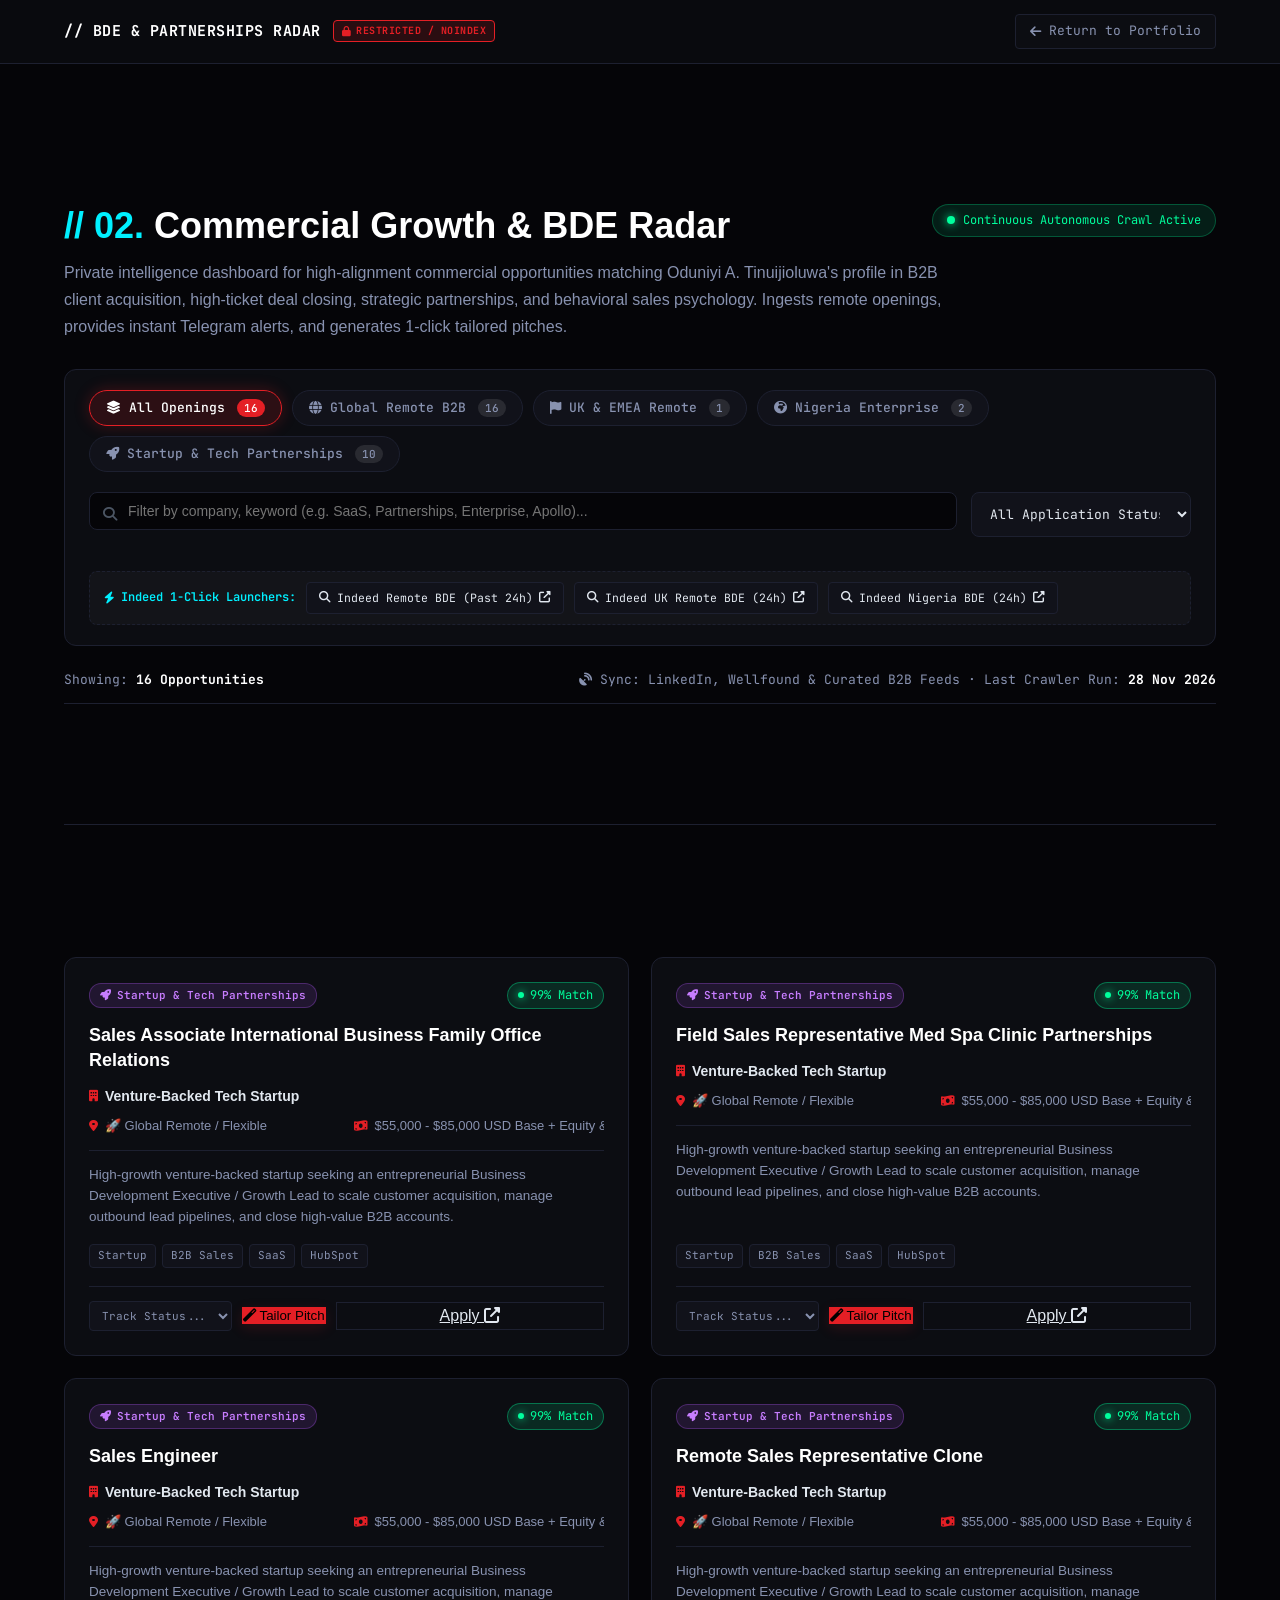
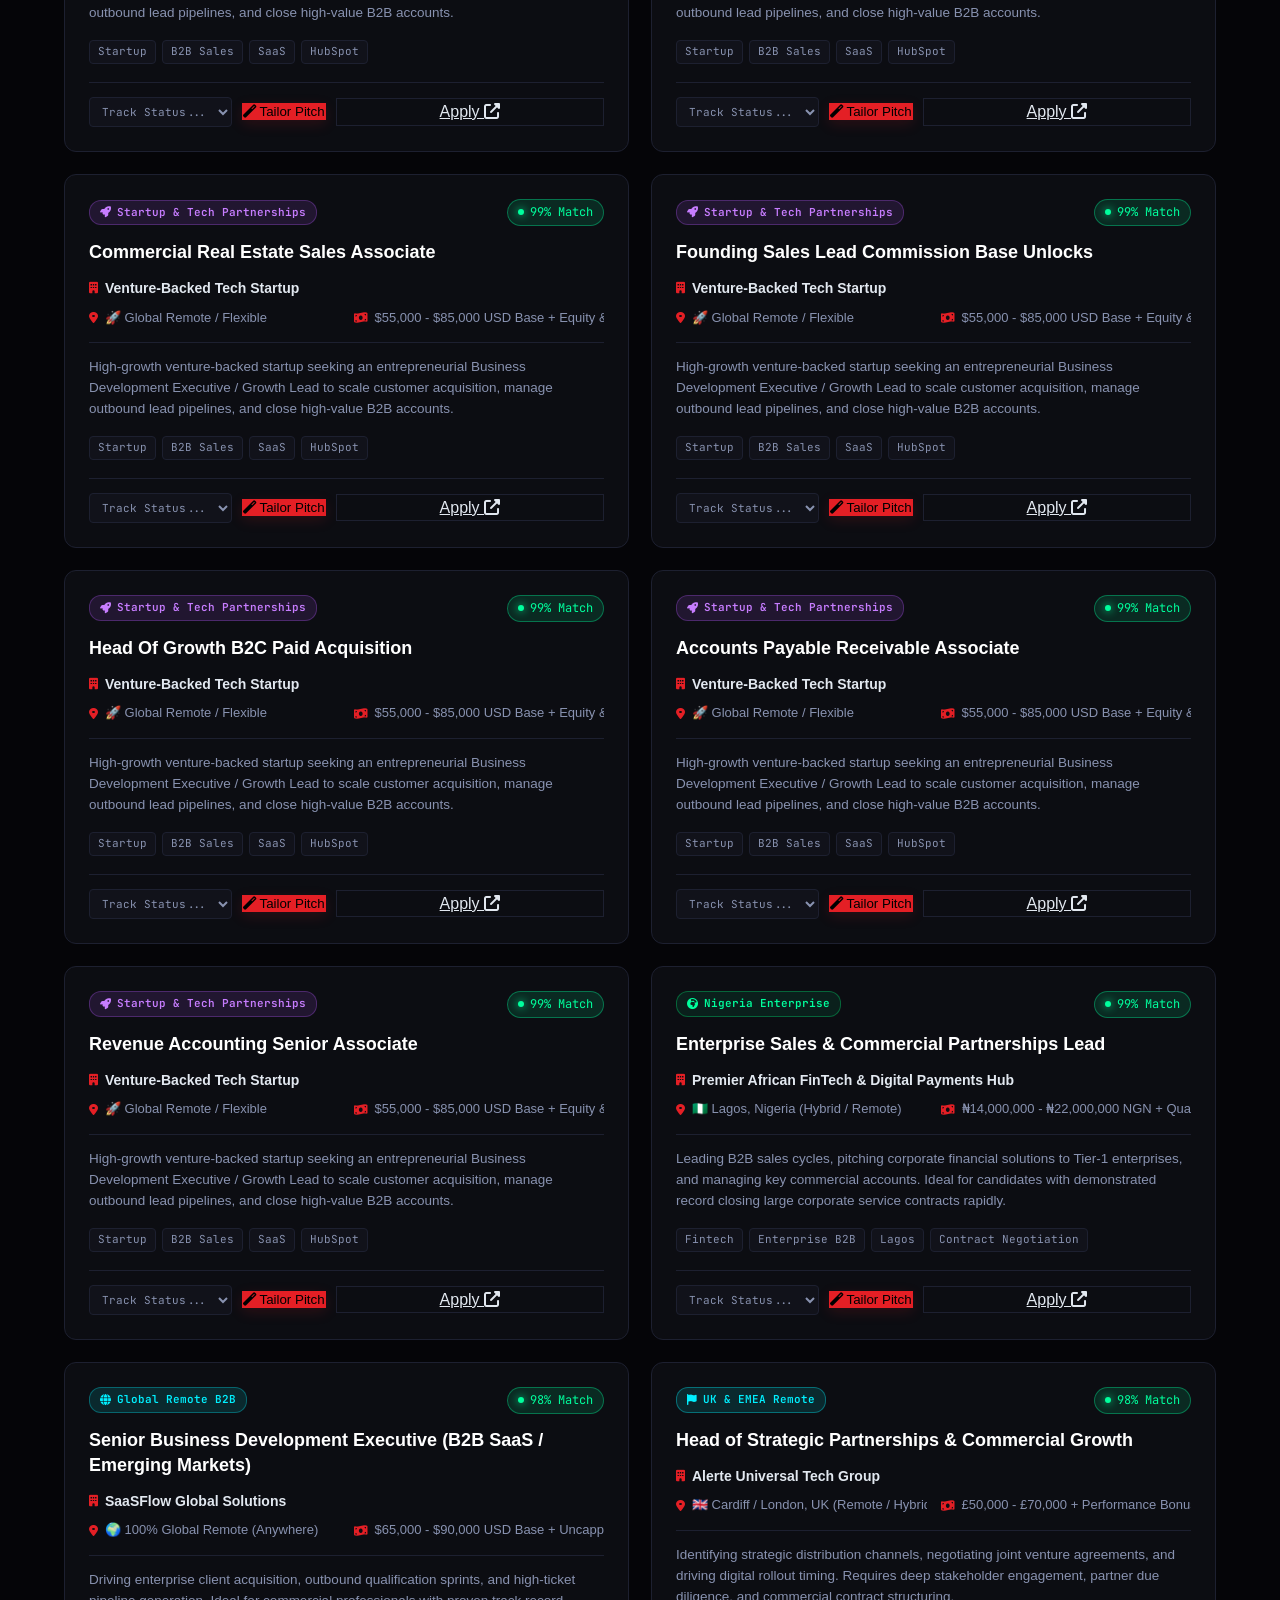
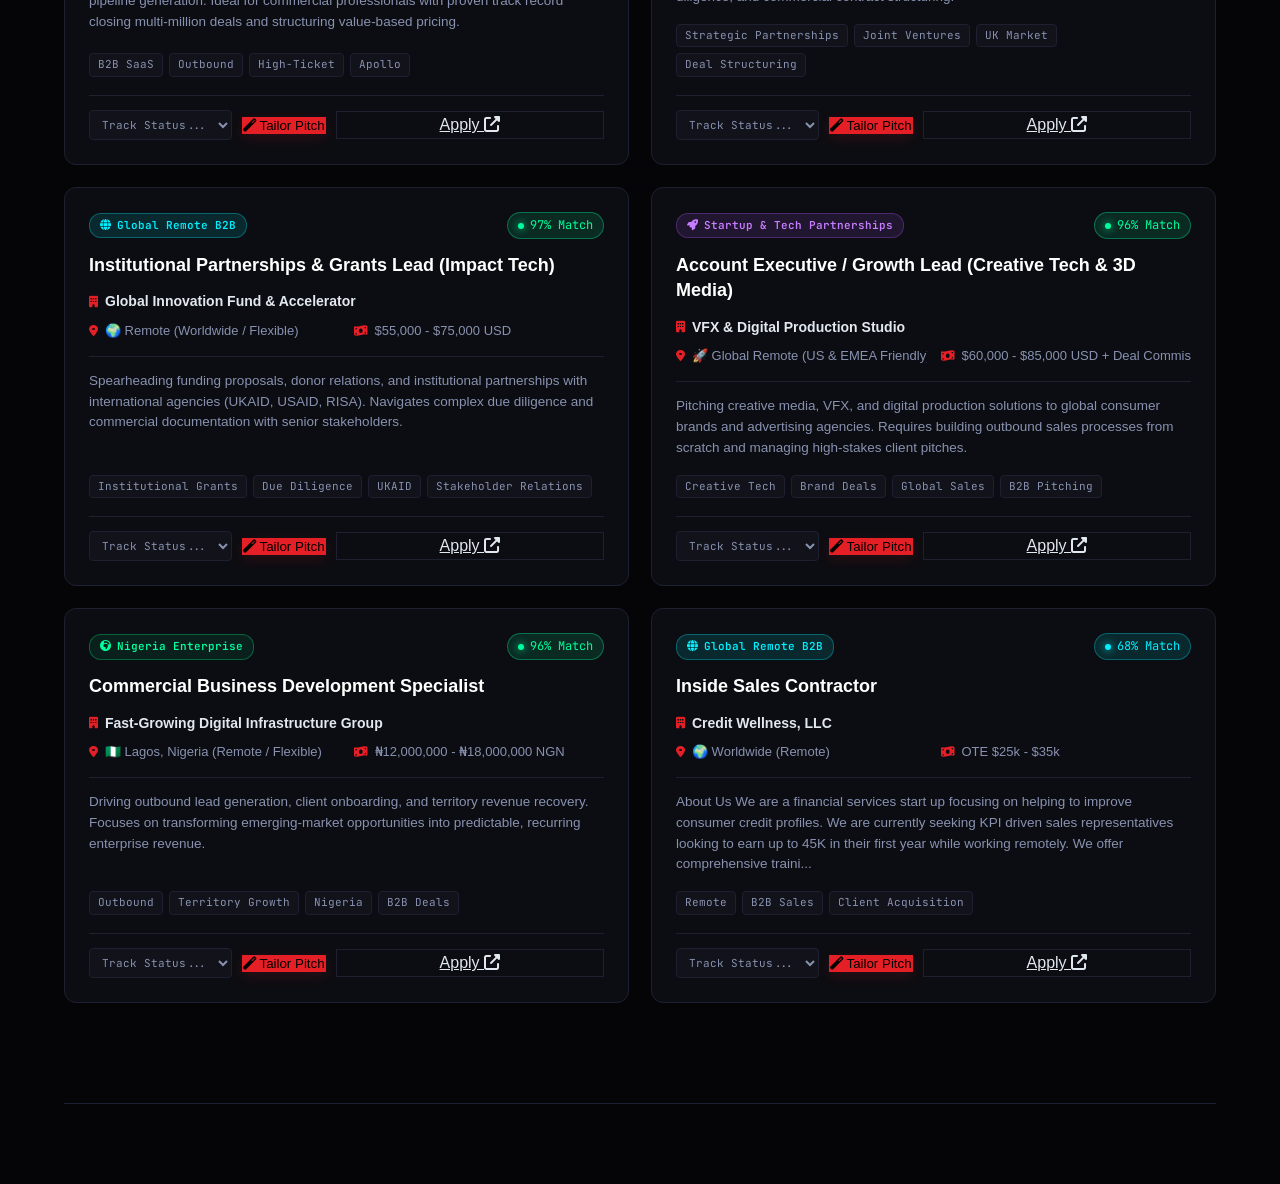
<file: bizdev-radar.html>
<!DOCTYPE html>
<html lang="en">
<head>
  <meta charset="UTF-8">
  <meta name="viewport" content="width=device-width, initial-scale=1.0">
  <!-- STRICT PRIVACY: Prevent search engine indexing of this private radar page -->
  <meta name="robots" content="noindex, nofollow, noarchive, nosnippet">
  <title>Private BDE &amp; Partnerships Radar | Tinuijioluwa Oduniyi</title>

  <!-- Typography & Icons -->
  <link rel="preconnect" href="https://fonts.googleapis.com">
  <link rel="preconnect" href="https://fonts.gstatic.com" crossorigin>
  <link href="https://fonts.googleapis.com/css2?family=JetBrains+Mono:wght@300;400;500;600;700&family=Space+Grotesk:wght@300;400;500;600;700&family=Syne:wght@700;800&display=swap" rel="stylesheet">
  <link rel="stylesheet" href="https://cdnjs.cloudflare.com/ajax/libs/font-awesome/6.4.0/css/all.min.css">

  <!-- Core Theme Stylesheet -->
  <link rel="stylesheet" href="style.css">

  <style>
    /* Radar Page Specific Enhancements */
    body {
      min-height: 100vh;
      display: flex;
      flex-direction: column;
    }

    .radar-nav-bar {
      position: sticky;
      top: 0;
      z-index: 1000;
      background: rgba(10, 11, 16, 0.92);
      backdrop-filter: blur(12px);
      -webkit-backdrop-filter: blur(12px);
      border-bottom: 1px solid var(--border-cyber);
      padding: 14px 0;
    }

    .radar-nav-inner {
      display: flex;
      justify-content: space-between;
      align-items: center;
      gap: 16px;
    }

    .radar-brand {
      display: flex;
      align-items: center;
      gap: 12px;
    }

    .radar-brand-title {
      font-family: var(--font-mono);
      font-weight: 700;
      font-size: 15px;
      color: #fff;
      letter-spacing: 0.5px;
    }

    .radar-private-badge {
      background: rgba(228, 31, 37, 0.15);
      border: 1px solid var(--accent-red);
      color: var(--accent-red);
      font-family: var(--font-mono);
      font-size: 10px;
      font-weight: 700;
      padding: 2px 8px;
      border-radius: 4px;
      letter-spacing: 0.5px;
      text-transform: uppercase;
      display: inline-flex;
      align-items: center;
      gap: 5px;
    }

    .radar-back-link {
      color: var(--text-muted);
      font-family: var(--font-mono);
      font-size: 13px;
      text-decoration: none;
      display: inline-flex;
      align-items: center;
      gap: 8px;
      padding: 6px 14px;
      border-radius: var(--border-radius-sm);
      border: 1px solid var(--border-cyber);
      background: var(--bg-card);
      transition: var(--transition-smooth);
    }

    .radar-back-link:hover {
      color: var(--neon-cyan);
      border-color: var(--neon-cyan);
      transform: translateX(-2px);
    }

    .radar-main-content {
      flex-grow: 1;
      padding: 40px 0 80px 0;
    }

    .radar-header-banner {
      margin-bottom: 32px;
    }

    .radar-title-row {
      display: flex;
      justify-content: space-between;
      align-items: flex-start;
      flex-wrap: wrap;
      gap: 16px;
      margin-bottom: 12px;
    }

    .radar-page-title {
      font-size: clamp(26px, 4vw, 36px);
      font-weight: 800;
      color: #fff;
      line-height: 1.2;
    }

    .radar-page-title span {
      color: var(--neon-cyan);
    }

    .radar-status-indicator {
      display: inline-flex;
      align-items: center;
      gap: 8px;
      font-family: var(--font-mono);
      font-size: 12px;
      color: #00ff9d;
      background: rgba(0, 255, 157, 0.1);
      border: 1px solid rgba(0, 255, 157, 0.25);
      padding: 6px 14px;
      border-radius: 20px;
    }

    .radar-status-dot {
      width: 8px;
      height: 8px;
      background: #00ff9d;
      border-radius: 50%;
      box-shadow: 0 0 10px #00ff9d;
      animation: pulse 2s infinite;
    }

    @keyframes pulse {
      0% { transform: scale(0.95); box-shadow: 0 0 0 0 rgba(0, 255, 157, 0.7); }
      70% { transform: scale(1); box-shadow: 0 0 0 8px rgba(0, 255, 157, 0); }
      100% { transform: scale(0.95); box-shadow: 0 0 0 0 rgba(0, 255, 157, 0); }
    }

    .radar-search-bar-row {
      display: grid;
      grid-template-columns: 1fr 220px;
      gap: 14px;
    }

    .radar-search-input-wrapper {
      position: relative;
    }

    .radar-search-icon {
      position: absolute;
      left: 14px;
      top: 50%;
      transform: translateY(-50%);
      color: var(--text-dark);
      font-size: 14px;
    }

    .radar-search-input {
      width: 100%;
      background: var(--bg-panel);
      border: 1px solid var(--border-cyber);
      border-radius: var(--border-radius-md);
      color: var(--text-main);
      font-family: var(--font-sans);
      font-size: 13.5px;
      padding: 12px 14px 12px 40px;
      transition: var(--transition-smooth);
    }

    .radar-search-input:focus {
      outline: none;
      border-color: var(--neon-cyan);
      box-shadow: 0 0 12px rgba(0, 240, 255, 0.15);
    }

    .radar-filter-select {
      background: var(--bg-panel);
      border: 1px solid var(--border-cyber);
      border-radius: var(--border-radius-md);
      color: var(--text-main);
      font-family: var(--font-mono);
      font-size: 13px;
      padding: 12px 14px;
      cursor: pointer;
      transition: var(--transition-smooth);
    }

    .radar-filter-select:focus {
      outline: none;
      border-color: var(--neon-cyan);
    }

    .radar-summary-strip {
      display: flex;
      justify-content: space-between;
      align-items: center;
      flex-wrap: wrap;
      gap: 12px;
      margin: 24px 0 20px 0;
      padding-bottom: 12px;
      border-bottom: 1px solid var(--border-cyber);
      font-family: var(--font-mono);
      font-size: 13px;
      color: var(--text-muted);
    }

    .radar-summary-strip strong {
      color: #fff;
    }

    .badge-count {
      background: rgba(255, 255, 255, 0.1);
      padding: 2px 7px;
      border-radius: 10px;
      font-size: 11px;
      margin-left: 4px;
    }

    .hidden {
      display: none !important;
    }

    @media (max-width: 768px) {
      .radar-search-bar-row {
        grid-template-columns: 1fr;
      }
    }
  </style>
</head>
<body>

  <!-- Navigation Bar -->
  <header class="radar-nav-bar">
    <div class="container radar-nav-inner">
      <div class="radar-brand">
        <span class="radar-brand-title">// BDE &amp; PARTNERSHIPS RADAR</span>
        <span class="radar-private-badge">
          <i class="fas fa-lock"></i> Restricted / NoIndex
        </span>
      </div>
      <a href="index.html" class="radar-back-link">
        <i class="fas fa-arrow-left"></i> Return to Portfolio
      </a>
    </div>
  </header>

  <!-- Main Content -->
  <main class="radar-main-content">
    <div class="container">

      <!-- Header Banner -->
      <section class="radar-header-banner">
        <div class="radar-title-row">
          <h1 class="radar-page-title">
            <span>// 02.</span> Commercial Growth &amp; BDE Radar
          </h1>
          <div class="radar-status-indicator">
            <span class="radar-status-dot"></span>
            <span>Continuous Autonomous Crawl Active</span>
          </div>
        </div>

        <p class="radar-lead">
          Private intelligence dashboard for high-alignment commercial opportunities matching Oduniyi A. Tinuijioluwa's profile in B2B client acquisition, high-ticket deal closing, strategic partnerships, and behavioral sales psychology. Ingests remote openings, provides instant Telegram alerts, and generates 1-click tailored pitches.
        </p>

        <!-- Controls: Tabs & Search -->
        <div class="radar-controls">
          <div class="radar-filter-tabs">
            <button class="radar-tab-btn active" data-category="all">
              <i class="fas fa-layer-group"></i> All Openings
              <span class="badge-count" id="count-all">...</span>
            </button>
            <button class="radar-tab-btn" data-category="global-remote">
              <i class="fas fa-globe"></i> Global Remote B2B
              <span class="badge-count" id="count-global-remote">...</span>
            </button>
            <button class="radar-tab-btn" data-category="uk-emea">
              <i class="fas fa-flag"></i> UK &amp; EMEA Remote
              <span class="badge-count" id="count-uk-emea">...</span>
            </button>
            <button class="radar-tab-btn" data-category="ng-enterprise">
              <i class="fas fa-globe-africa"></i> Nigeria Enterprise
              <span class="badge-count" id="count-ng-enterprise">...</span>
            </button>
            <button class="radar-tab-btn" data-category="startup">
              <i class="fas fa-rocket"></i> Startup &amp; Tech Partnerships
              <span class="badge-count" id="count-startup">...</span>
            </button>
          </div>

          <div class="radar-search-bar-row">
            <div class="radar-search-input-wrapper">
              <i class="fas fa-search radar-search-icon"></i>
              <input 
                type="text" 
                id="radar-search-input" 
                class="radar-search-input" 
                placeholder="Filter by company, keyword (e.g. SaaS, Partnerships, Enterprise, Apollo)..."
                autocomplete="off"
              >
            </div>

            <select id="radar-status-filter" class="radar-filter-select" aria-label="Filter by Application Status">
              <option value="all">All Application Statuses</option>
              <option value="saved">⭐ Saved Only</option>
              <option value="applied">📬 Applied Only</option>
              <option value="interviewing">🎯 Interviewing Only</option>
              <option value="passed">✕ Passed</option>
            </select>
          </div>

          <!-- Indeed 1-Click Deep Search Launchers -->
          <div class="indeed-launchers-bar">
            <span class="indeed-launchers-label"><i class="fas fa-bolt"></i> Indeed 1-Click Launchers:</span>
            <a href="https://www.indeed.com/jobs?q=business+development+executive+remote&fromage=1" target="_blank" rel="noopener noreferrer" class="indeed-launcher-btn" title="Search Indeed Global for Remote Business Development Executive roles posted in the last 24h">
              <i class="fas fa-search"></i> Indeed Remote BDE (Past 24h) <i class="fas fa-external-link-alt"></i>
            </a>
            <a href="https://uk.indeed.com/jobs?q=business+development+executive+remote&l=United+Kingdom&fromage=1" target="_blank" rel="noopener noreferrer" class="indeed-launcher-btn" title="Search Indeed UK for Remote Business Development Executive jobs posted in the last 24h">
              <i class="fas fa-search"></i> Indeed UK Remote BDE (24h) <i class="fas fa-external-link-alt"></i>
            </a>
            <a href="https://ng.indeed.com/jobs?q=business+development+executive&l=Nigeria&fromage=1" target="_blank" rel="noopener noreferrer" class="indeed-launcher-btn" title="Search Indeed Nigeria for Business Development Executive jobs posted in the last 24h">
              <i class="fas fa-search"></i> Indeed Nigeria BDE (24h) <i class="fas fa-external-link-alt"></i>
            </a>
          </div>
        </div>

        <!-- Summary Strip -->
        <div class="radar-summary-strip">
          <div>
            Showing: <strong id="radar-total-count">Loading...</strong>
          </div>
          <div>
            <i class="fas fa-satellite-dish"></i> Sync: LinkedIn, Wellfound &amp; Curated B2B Feeds &middot; Last Crawler Run: <strong id="radar-last-updated">Active</strong>
          </div>
        </div>
      </section>

      <!-- Dynamic Jobs Grid -->
      <section id="radar-jobs-grid" class="radar-jobs-grid">
        <!-- Rendered dynamically by bizdev-radar.js -->
      </section>

      <!-- Empty State -->
      <div id="radar-empty-state" class="radar-empty-state hidden">
        <i class="fas fa-radar"></i>
        <p>No matching positions found for the current search/filter combination.</p>
        <button type="button" class="btn-secondary" onclick="document.getElementById('radar-search-input').value=''; document.querySelector('.radar-tab-btn[data-category=\'all\']').click();">
          Reset All Filters
        </button>
      </div>

    </div>
  </main>

  <!-- Pitch Generator Modal -->
  <div id="pitch-modal" class="modal-backdrop hidden" role="dialog" aria-modal="true" aria-labelledby="modal-job-title">
    <div class="modal-container">
      <div class="modal-header">
        <div>
          <span id="modal-job-type" class="modal-tag">// 1-CLICK APPLICATION COPILOT (BDE)</span>
          <h2 id="modal-job-title" class="modal-title">Job Title</h2>
          <div id="modal-job-org" class="modal-subtitle">Organization · Location</div>
        </div>
        <button type="button" id="modal-close-btn" class="modal-close-btn" aria-label="Close modal">&times;</button>
      </div>

      <div class="modal-body">
        <div class="pitch-context-banner">
          <i class="fas fa-brain"></i>
          <div>
            <strong>Tailored Alignment:</strong> Contextualizes Tinuijioluwa's NGN 10M deal in 18 days, NGN 12M UKAID/RISA institutional funding, Alerte Universal UK partnership leadership, and Applied Psychology negotiation edge.
          </div>
        </div>

        <label for="pitch-textarea" style="font-size: 12px; font-family: var(--font-mono); color: var(--text-muted); text-transform: uppercase;">
          Tailored Cover Statement (Editable):
        </label>
        <textarea id="pitch-textarea" class="pitch-textarea" rows="12" spellcheck="false"></textarea>
      </div>

      <div class="modal-footer">
        <button type="button" id="btn-copy-pitch" class="btn-primary">
          <i class="fas fa-copy"></i> Copy Tailored Pitch
        </button>
        <a id="modal-apply-link" href="#" target="_blank" rel="noopener noreferrer" class="btn-secondary">
          Proceed to Application Portal <i class="fas fa-external-link-alt"></i>
        </a>
      </div>
    </div>
  </div>

  <!-- BDE Radar Engine -->
  <script src="bizdev-radar.js"></script>
</body>
</html>
</file>
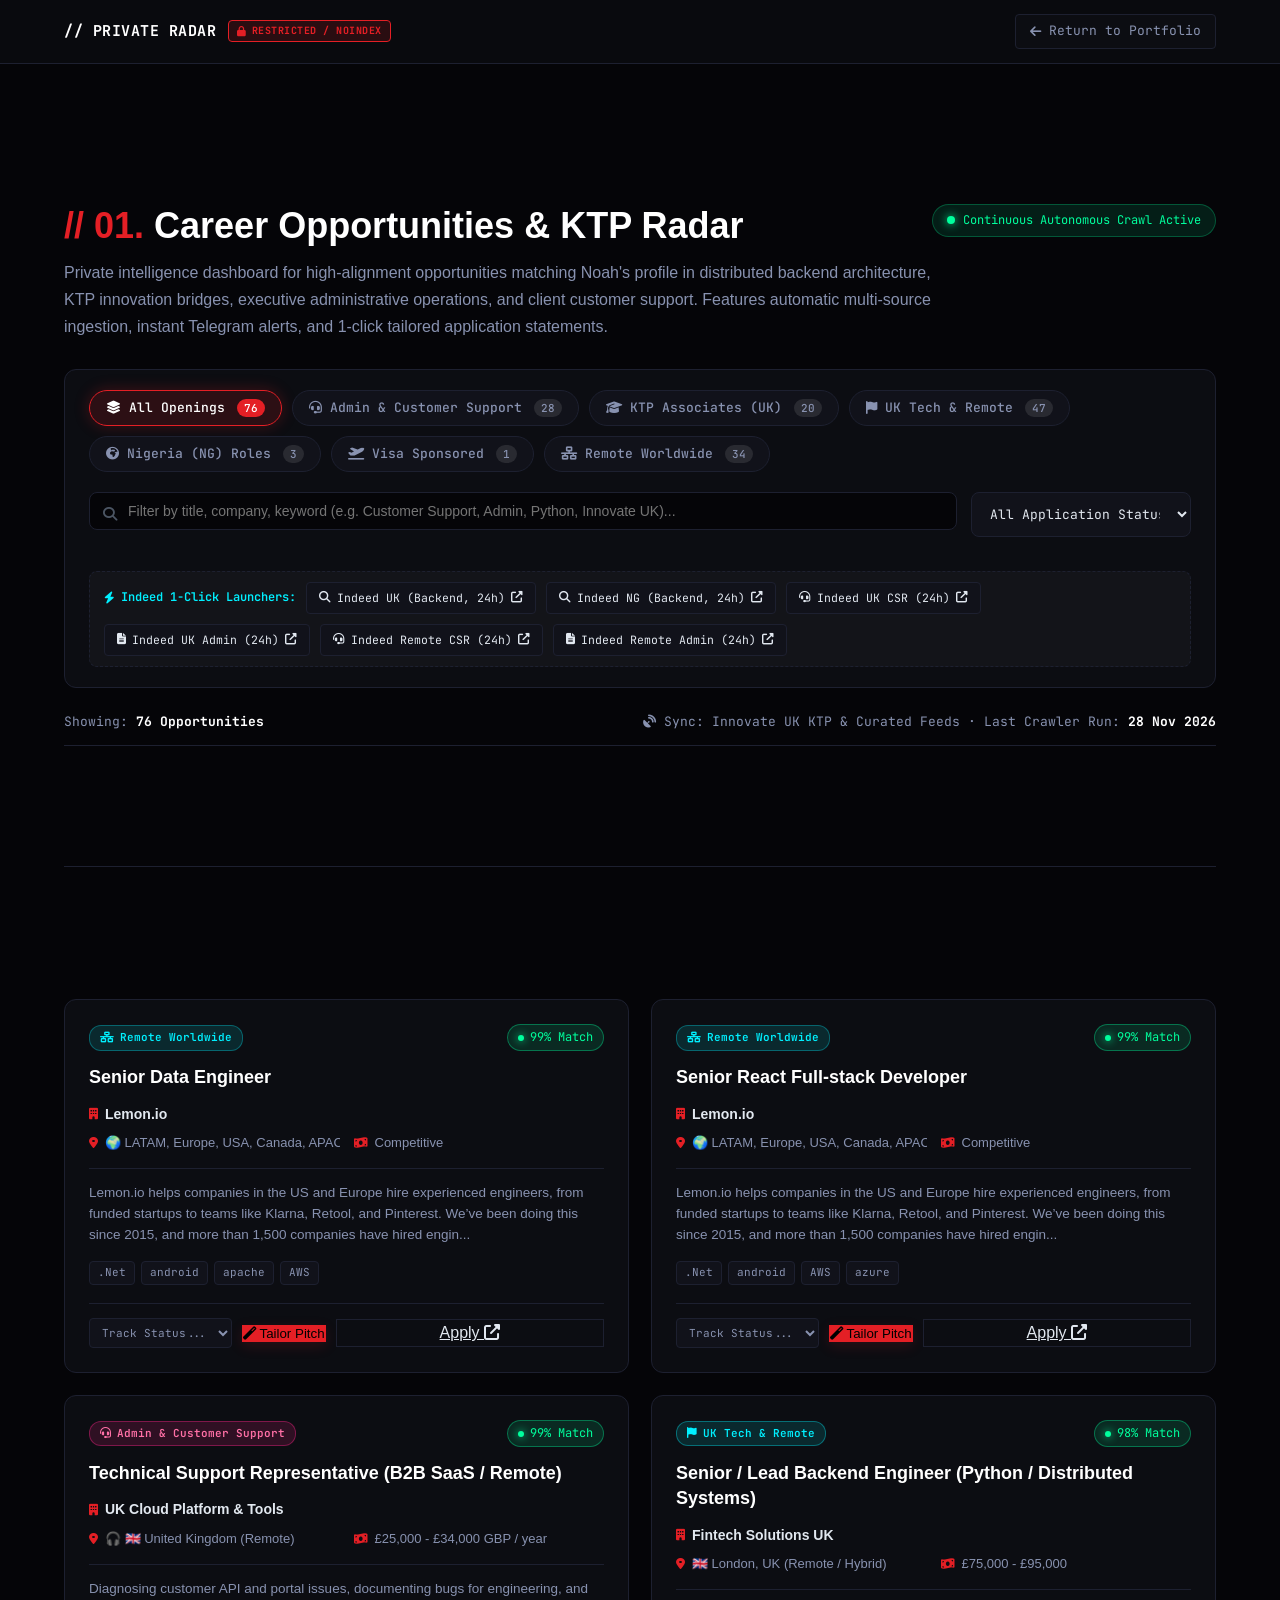
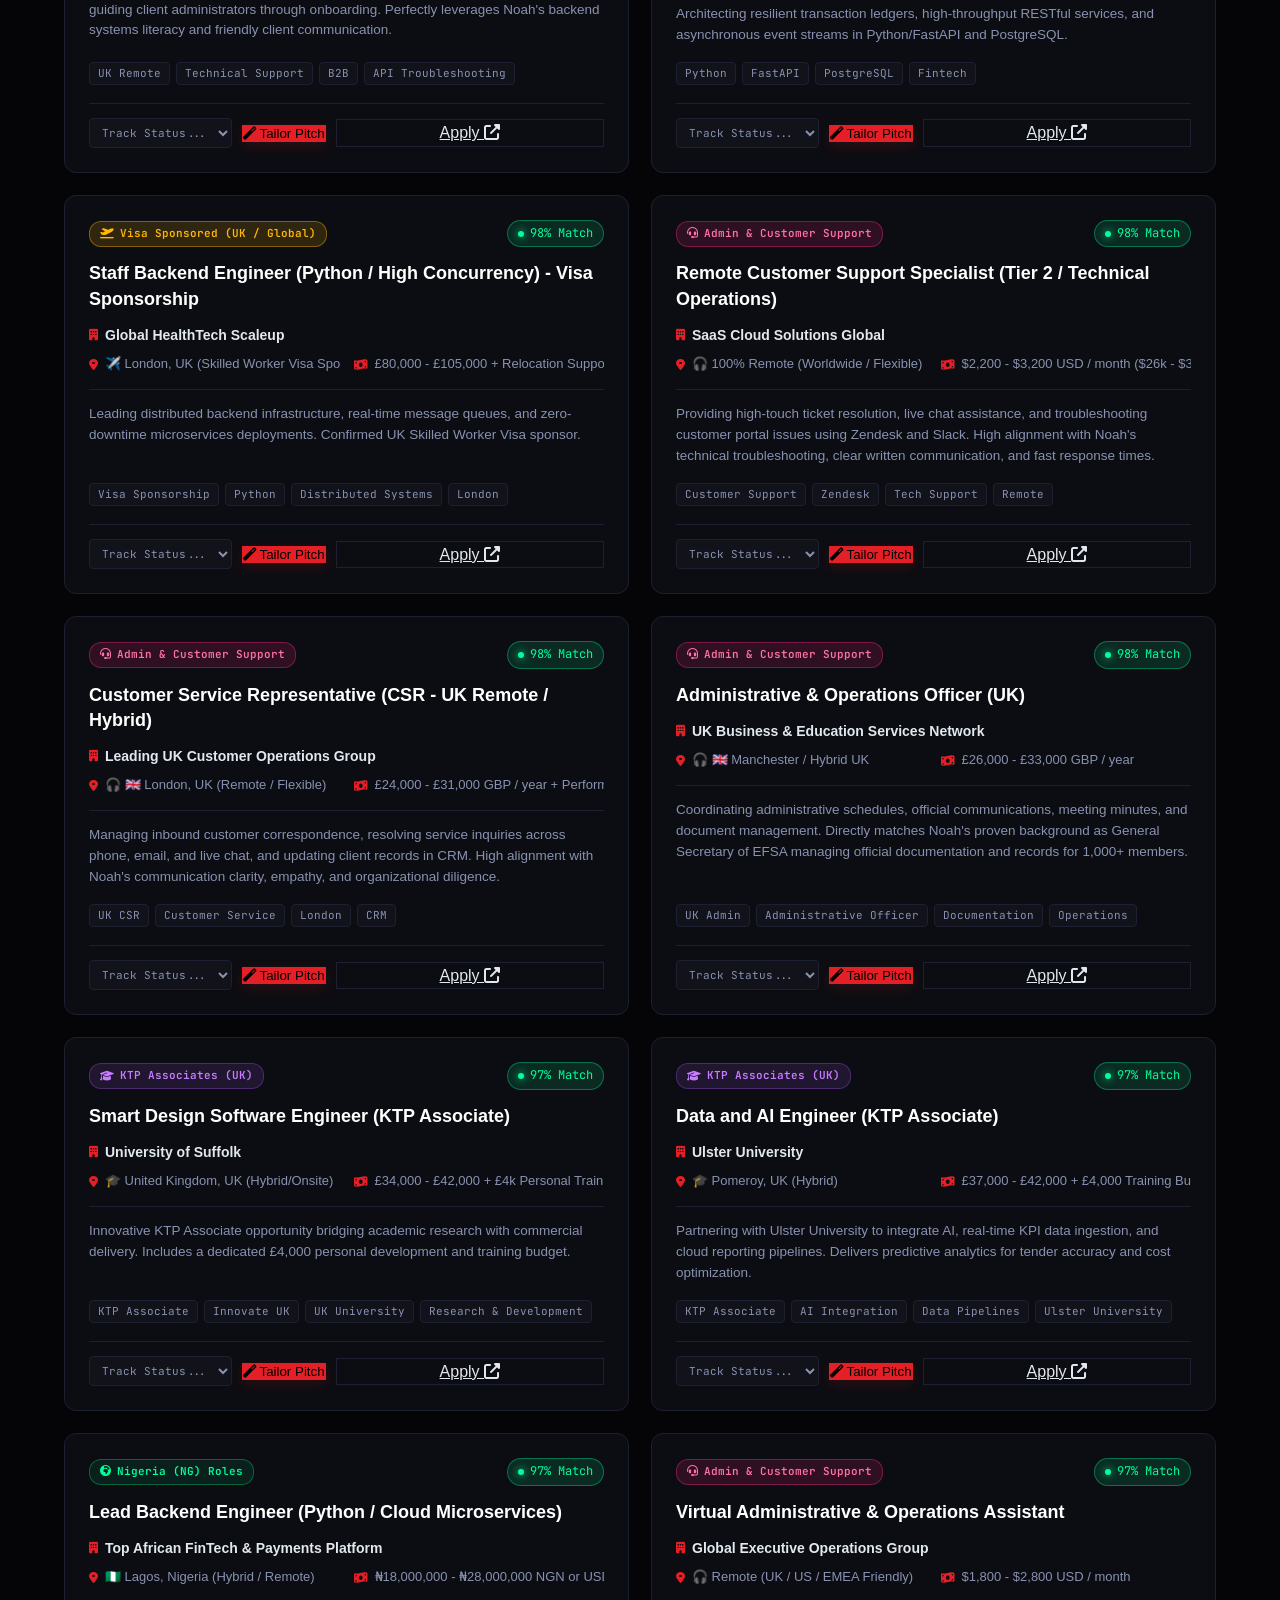
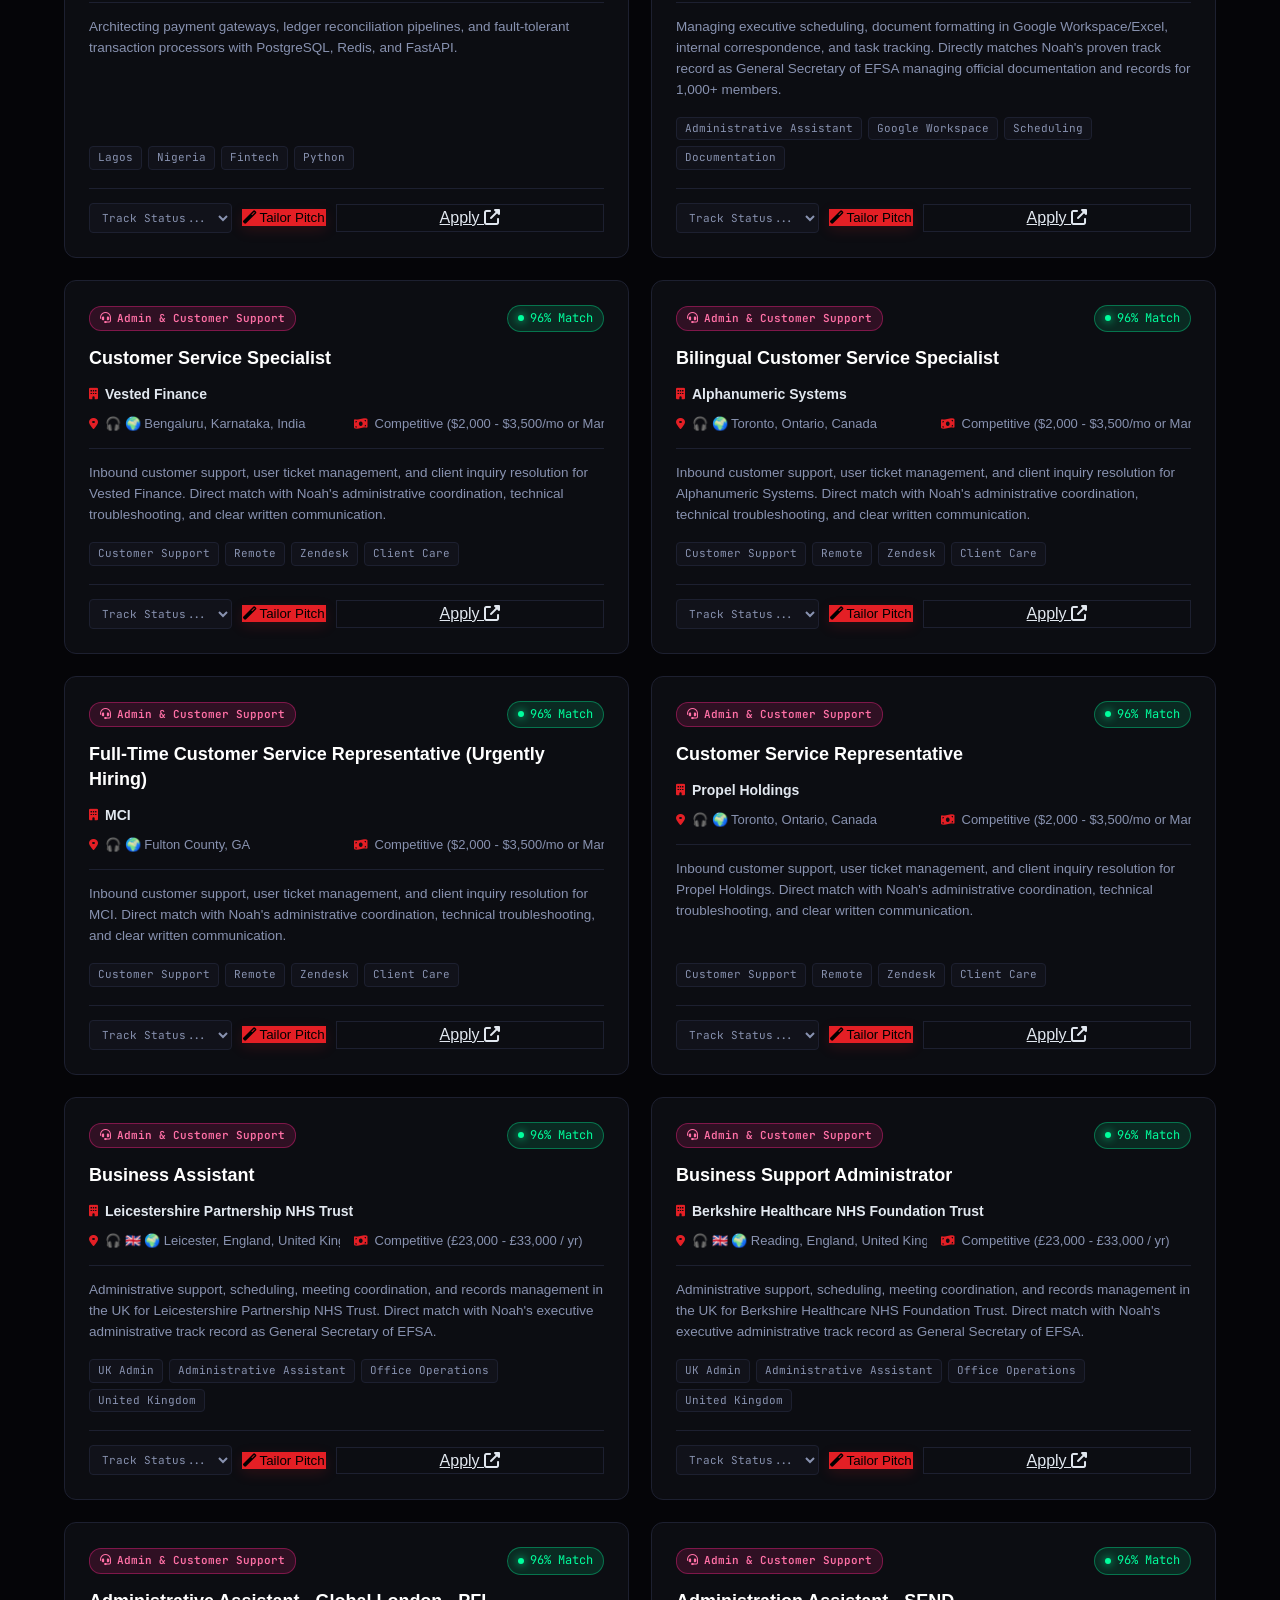
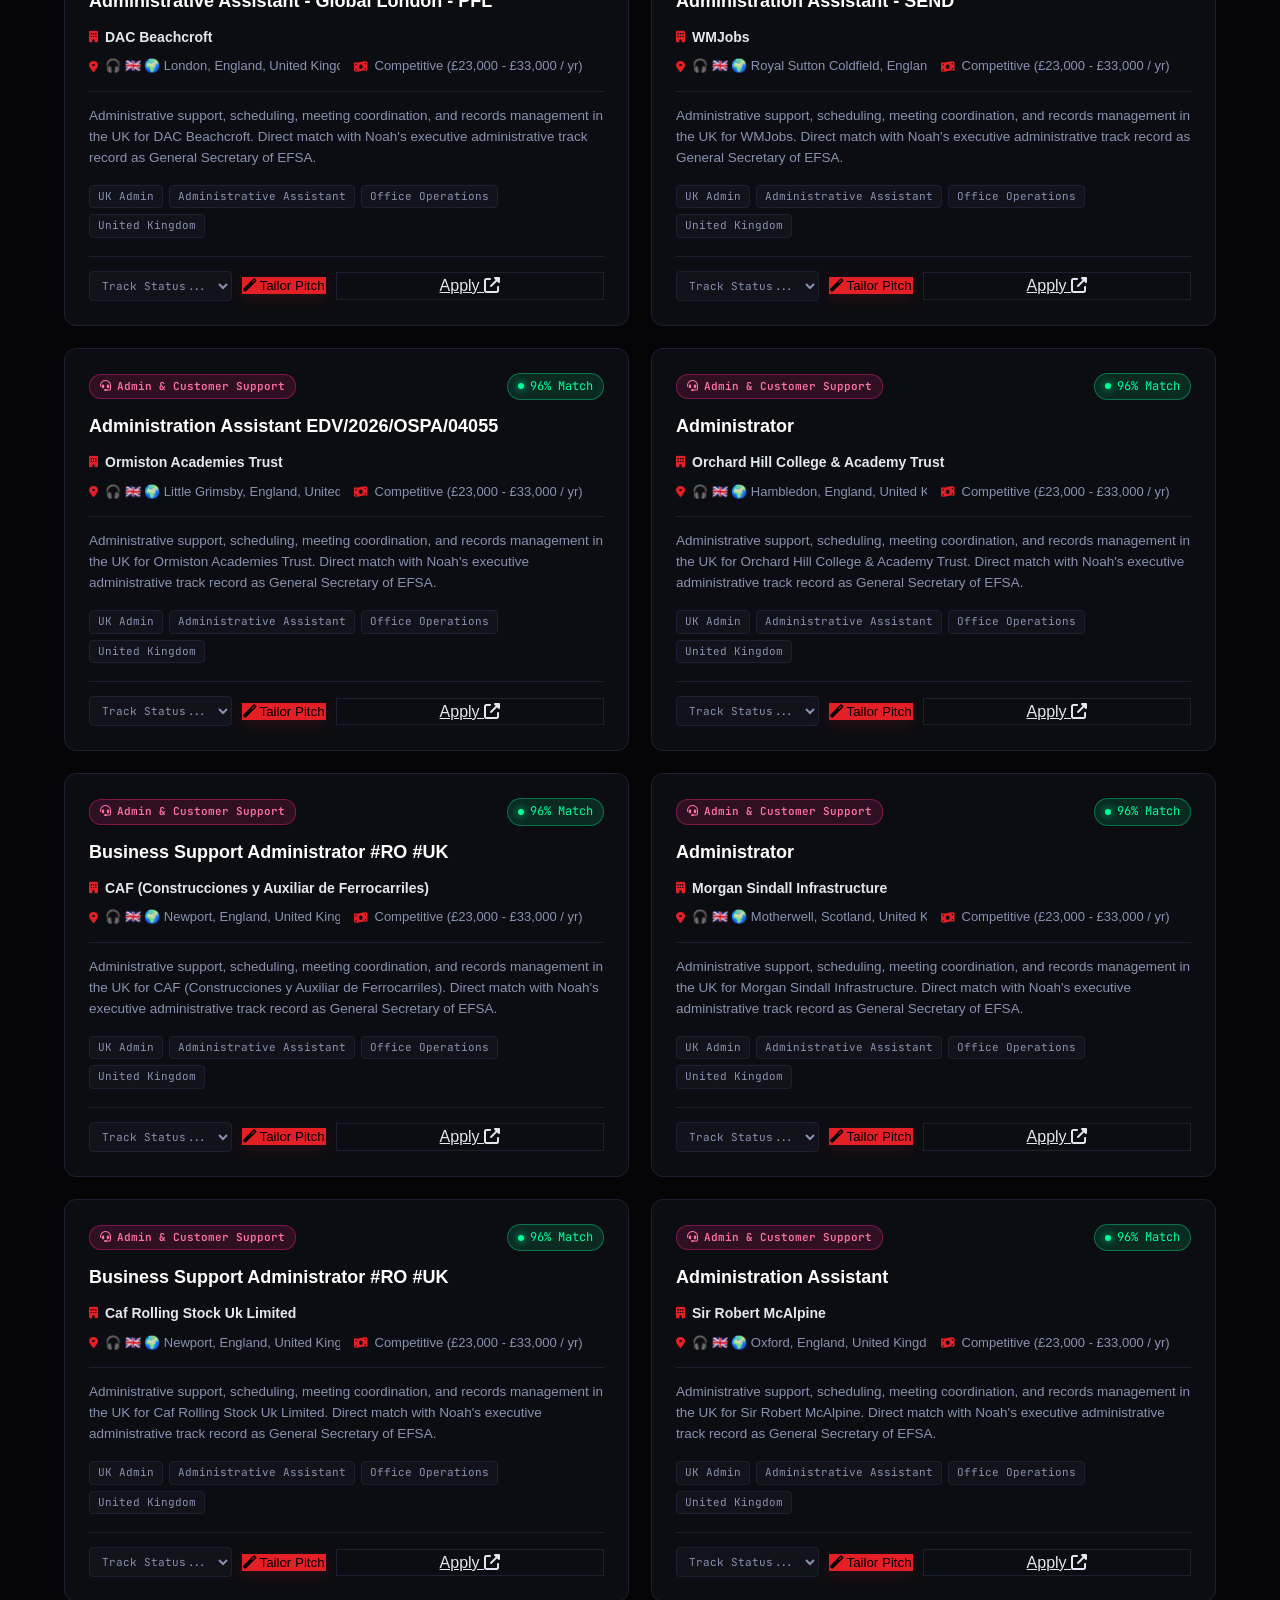
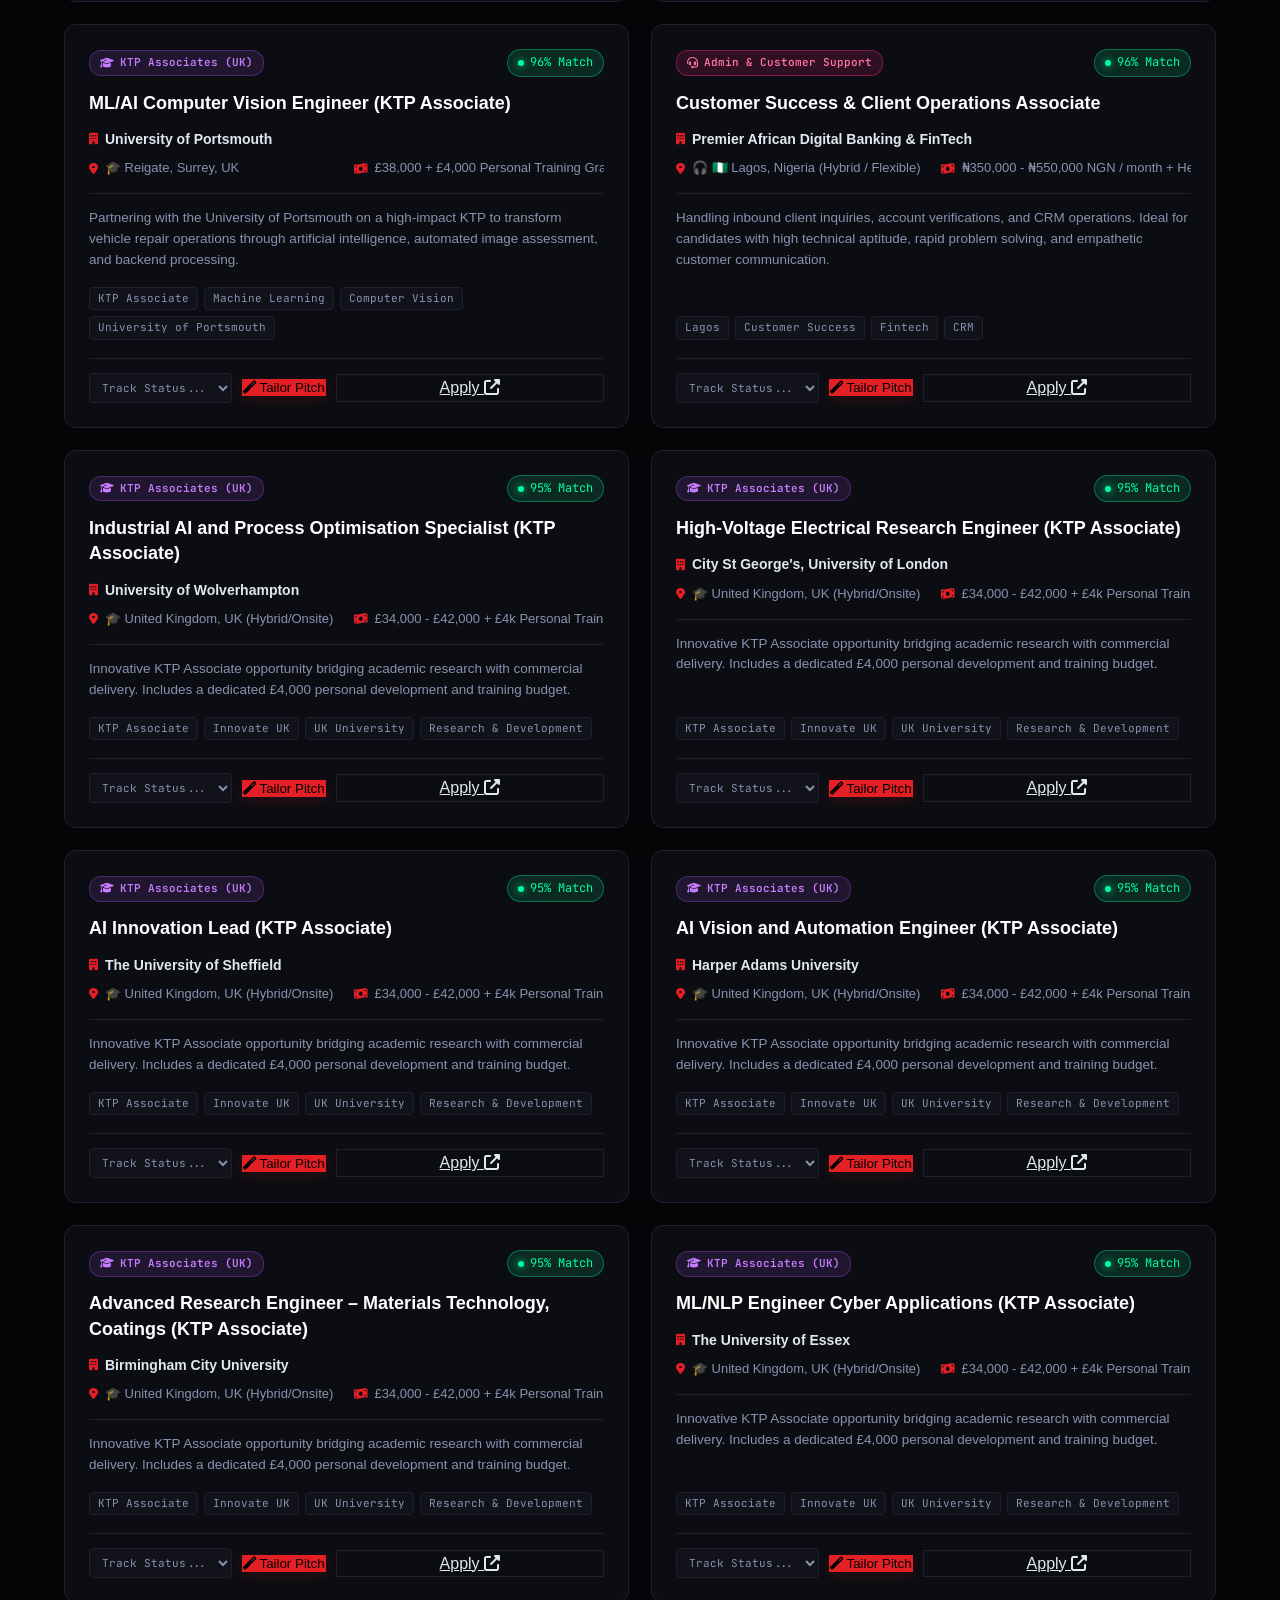
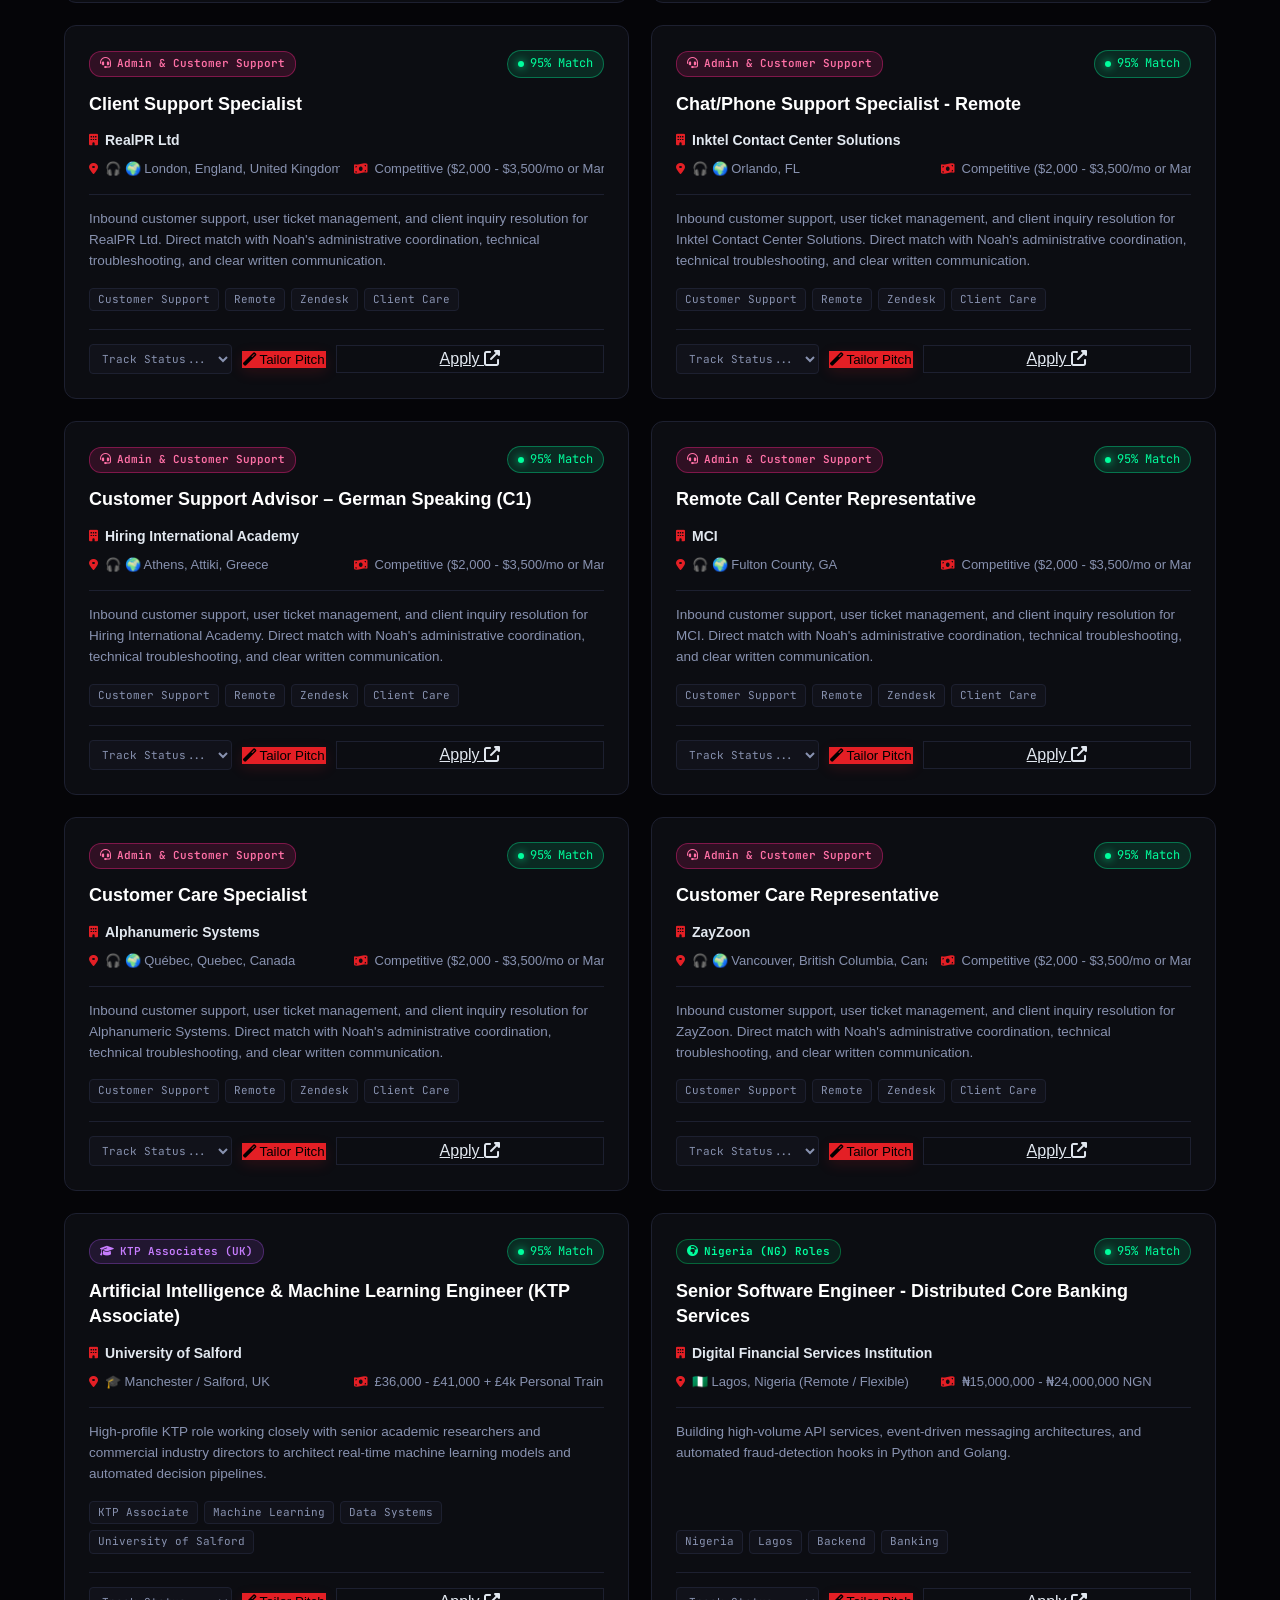
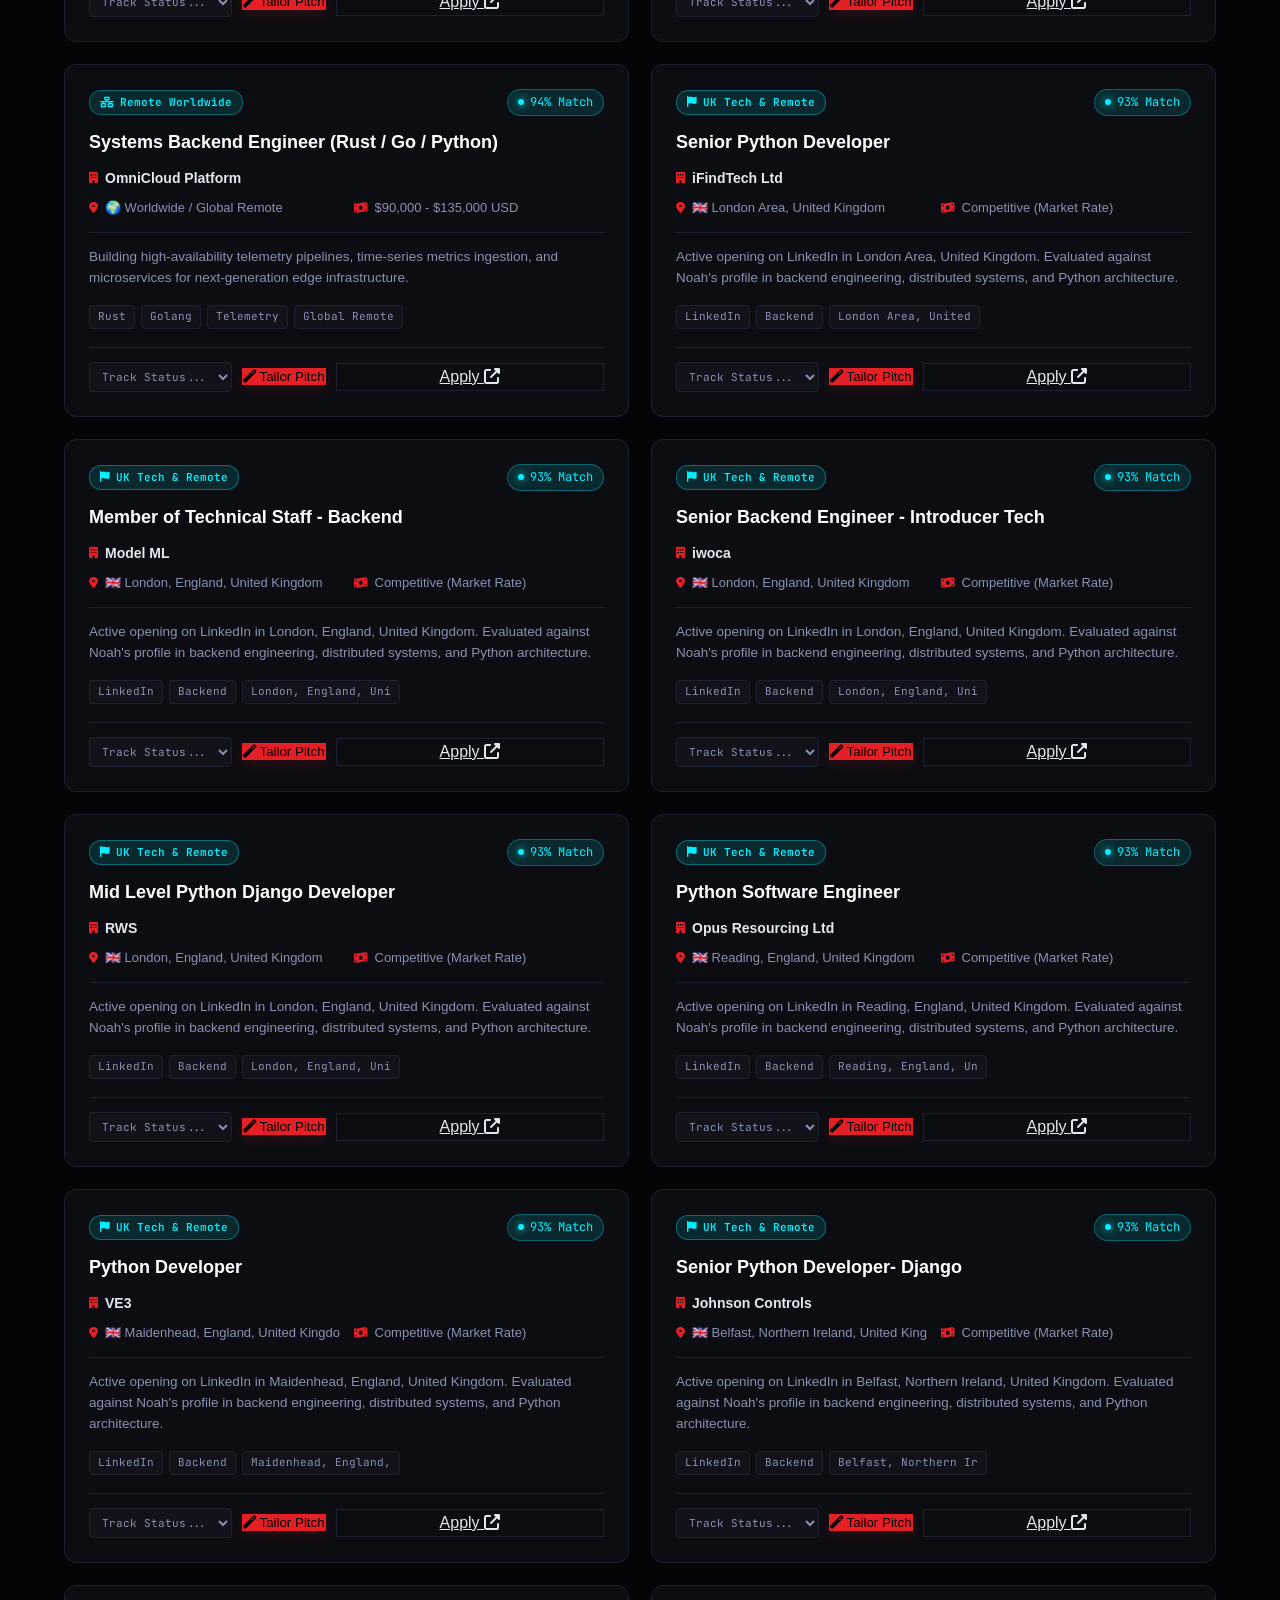
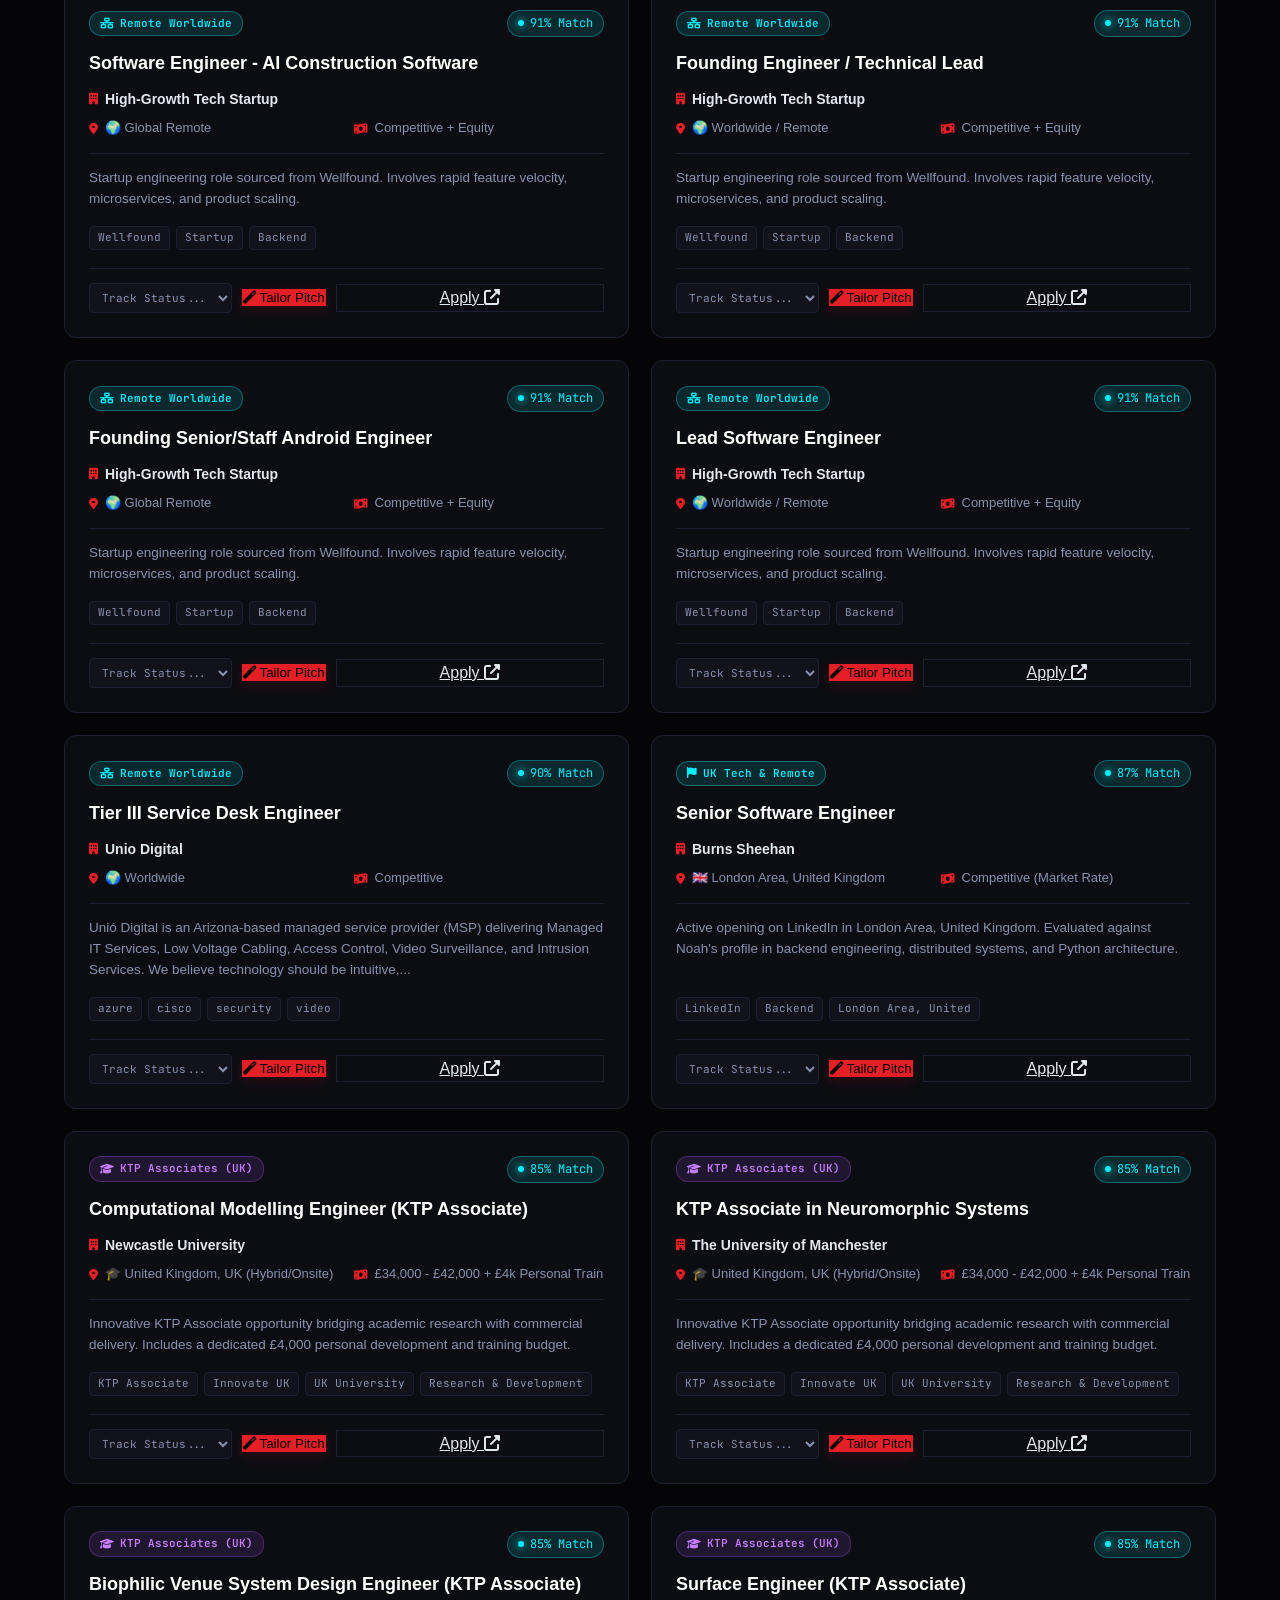
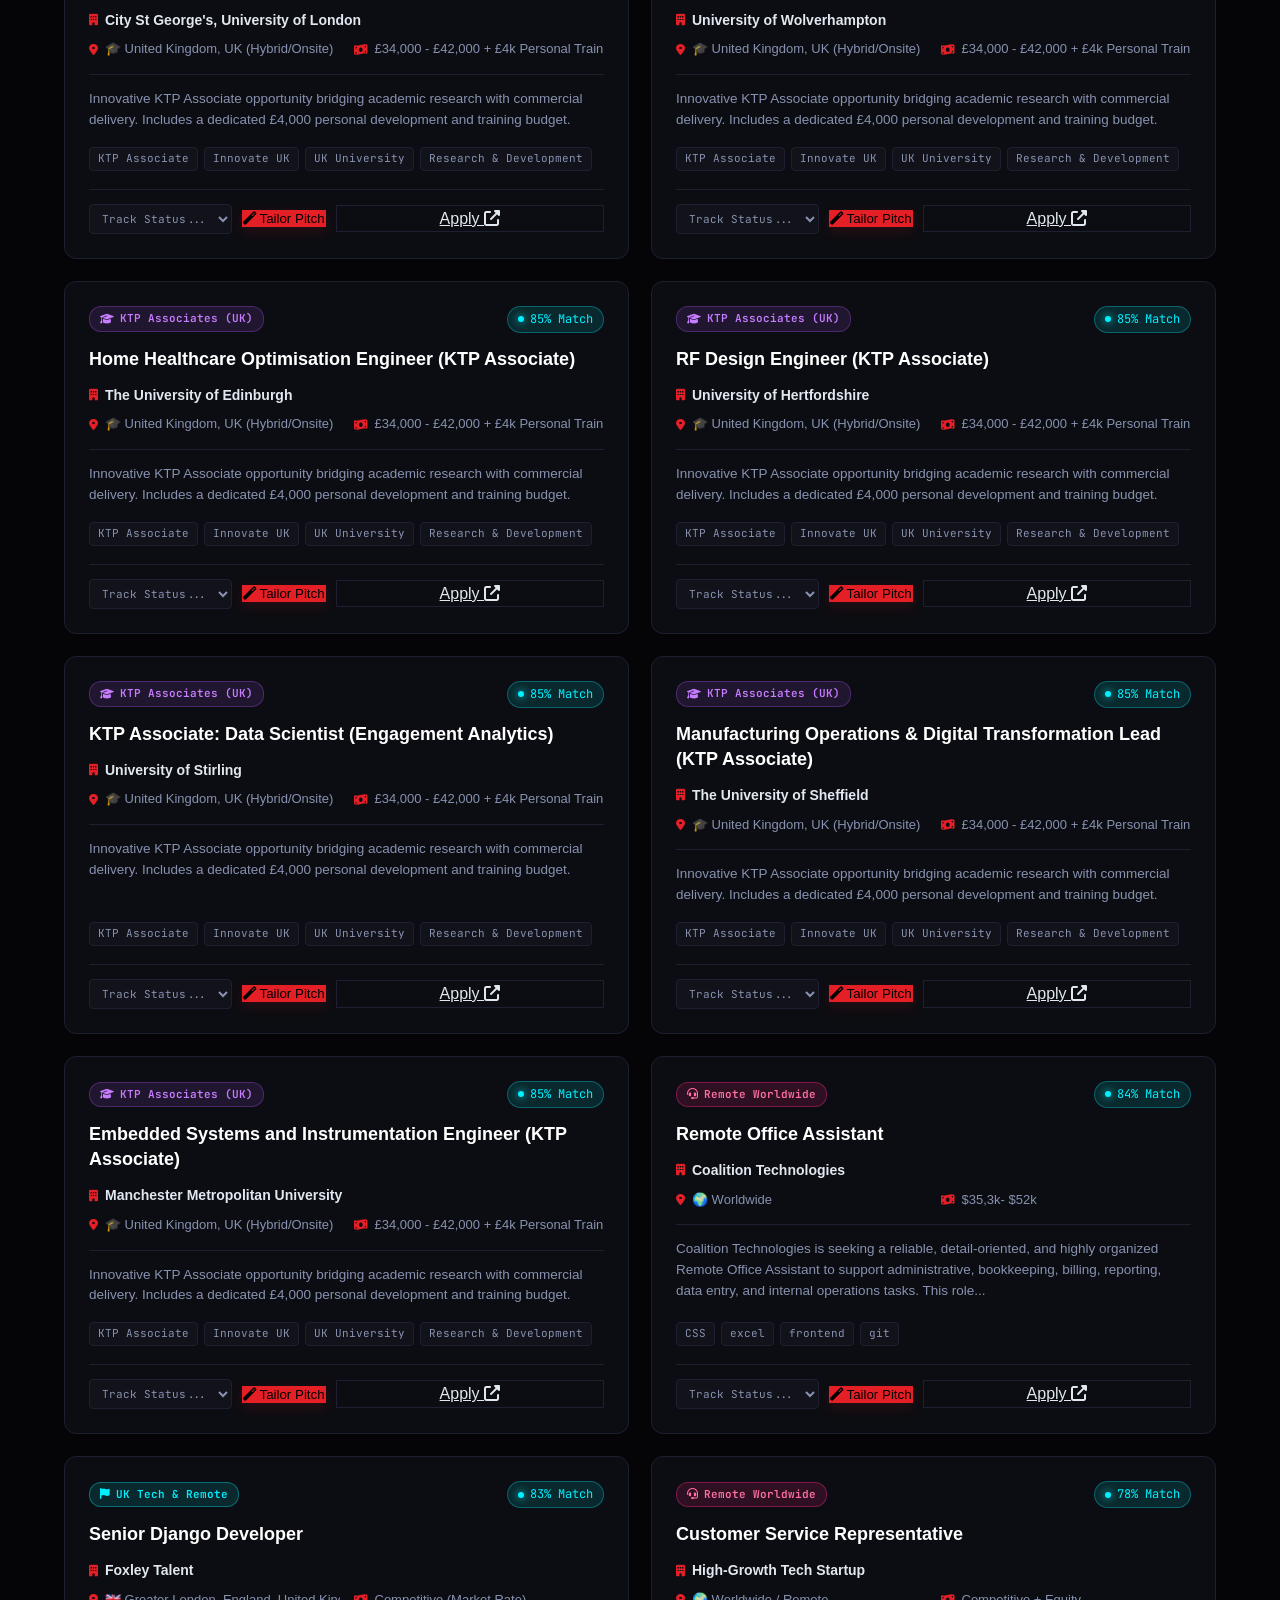
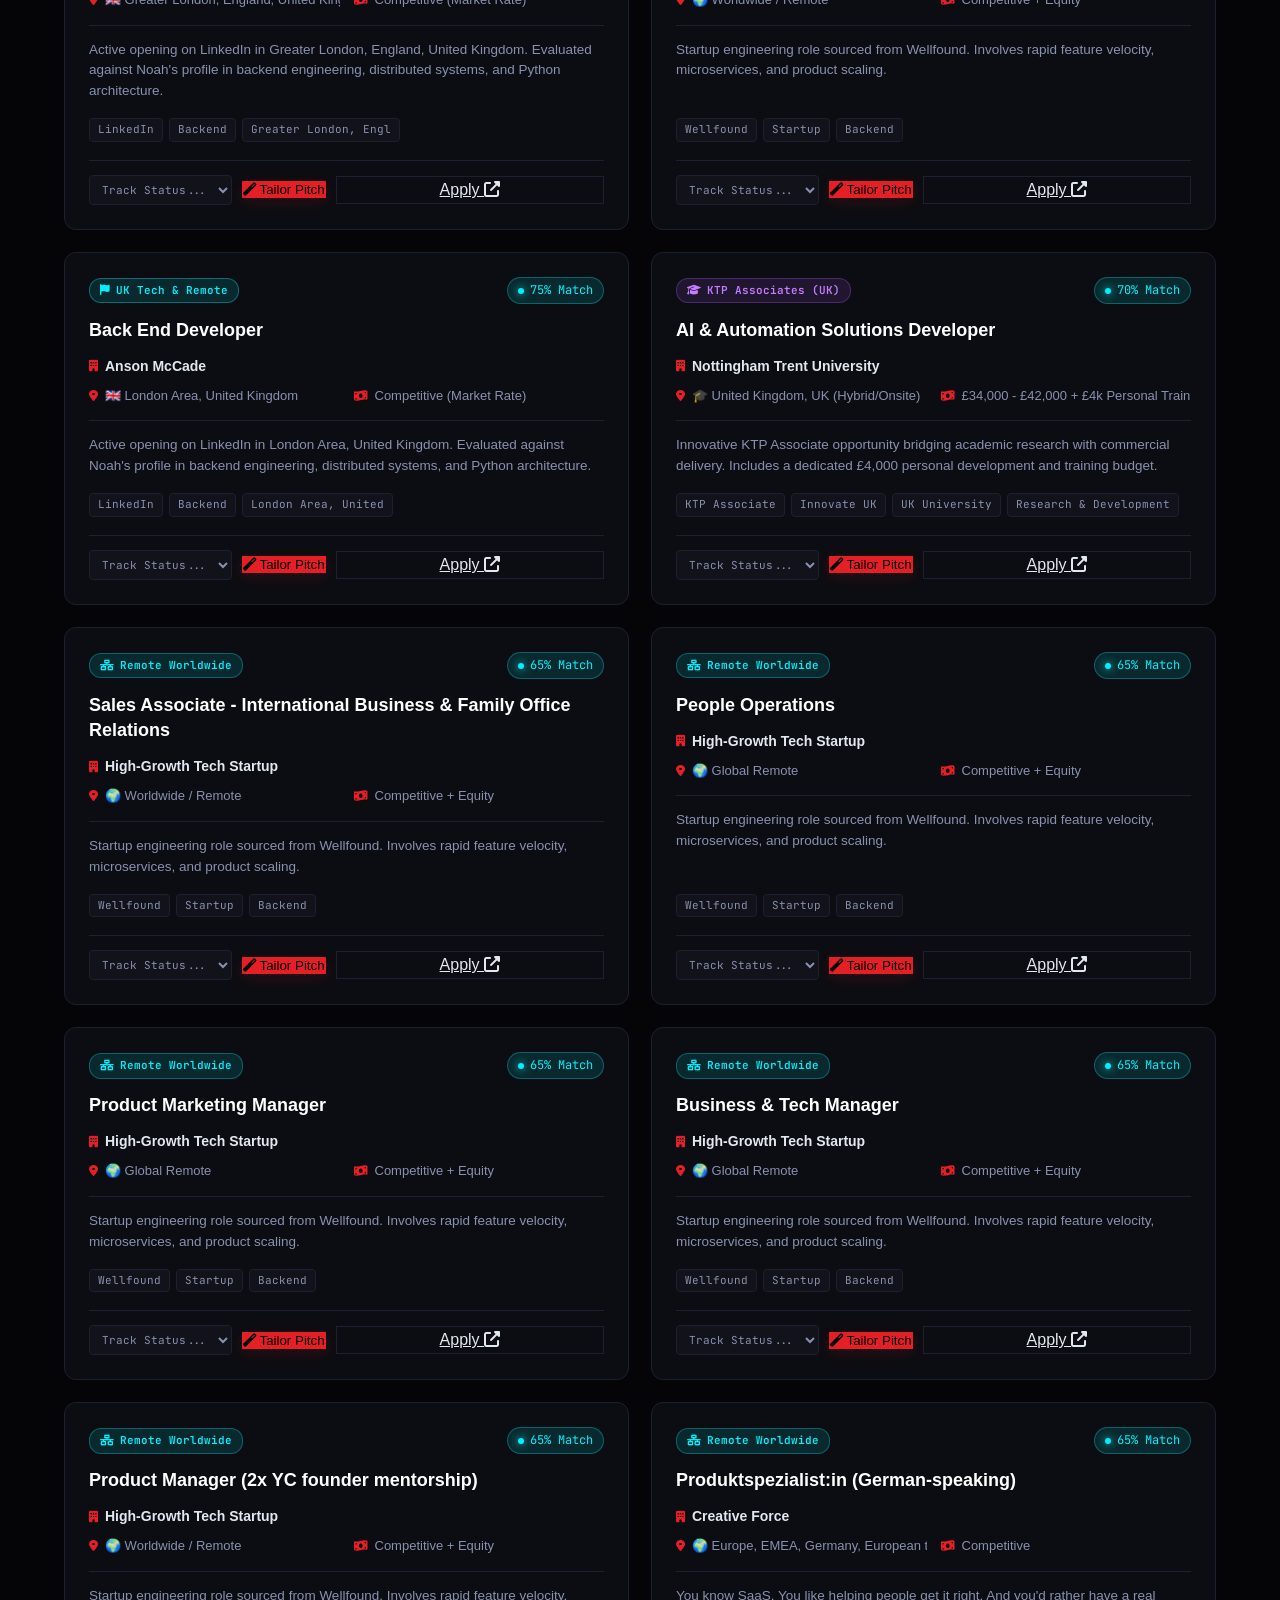
<file: radar.html>
<!DOCTYPE html>
<html lang="en">
<head>
  <meta charset="UTF-8">
  <meta name="viewport" content="width=device-width, initial-scale=1.0">
  <!-- STRICT PRIVACY: Prevent search engine indexing of this private radar page -->
  <meta name="robots" content="noindex, nofollow, noarchive, nosnippet">
  <title>Private Career &amp; KTP Opportunity Radar | Noah Useghan</title>

  <!-- Typography & Icons -->
  <link rel="preconnect" href="https://fonts.googleapis.com">
  <link rel="preconnect" href="https://fonts.gstatic.com" crossorigin>
  <link href="https://fonts.googleapis.com/css2?family=JetBrains+Mono:wght@300;400;500;600;700&family=Space+Grotesk:wght@300;400;500;600;700&family=Syne:wght@700;800&display=swap" rel="stylesheet">
  <link rel="stylesheet" href="https://cdnjs.cloudflare.com/ajax/libs/font-awesome/6.4.0/css/all.min.css">

  <!-- Core Theme Stylesheet -->
  <link rel="stylesheet" href="style.css">

  <style>
    /* Radar Page Specific Enhancements */
    body {
      min-height: 100vh;
      display: flex;
      flex-direction: column;
    }

    .radar-nav-bar {
      position: sticky;
      top: 0;
      z-index: 1000;
      background: rgba(10, 11, 16, 0.92);
      backdrop-filter: blur(12px);
      -webkit-backdrop-filter: blur(12px);
      border-bottom: 1px solid var(--border-cyber);
      padding: 14px 0;
    }

    .radar-nav-inner {
      display: flex;
      justify-content: space-between;
      align-items: center;
      gap: 16px;
    }

    .radar-brand {
      display: flex;
      align-items: center;
      gap: 12px;
    }

    .radar-brand-title {
      font-family: var(--font-mono);
      font-weight: 700;
      font-size: 15px;
      color: #fff;
      letter-spacing: 0.5px;
    }

    .radar-private-badge {
      background: rgba(228, 31, 37, 0.15);
      border: 1px solid var(--accent-red);
      color: var(--accent-red);
      font-family: var(--font-mono);
      font-size: 10px;
      font-weight: 700;
      padding: 2px 8px;
      border-radius: 4px;
      letter-spacing: 0.5px;
      text-transform: uppercase;
      display: inline-flex;
      align-items: center;
      gap: 5px;
    }

    .radar-back-link {
      color: var(--text-muted);
      font-family: var(--font-mono);
      font-size: 13px;
      text-decoration: none;
      display: inline-flex;
      align-items: center;
      gap: 8px;
      padding: 6px 14px;
      border-radius: var(--border-radius-sm);
      border: 1px solid var(--border-cyber);
      background: var(--bg-card);
      transition: var(--transition-smooth);
    }

    .radar-back-link:hover {
      color: var(--neon-cyan);
      border-color: var(--neon-cyan);
      transform: translateX(-2px);
    }

    .radar-main-content {
      flex-grow: 1;
      padding: 40px 0 80px 0;
    }

    .radar-header-banner {
      margin-bottom: 32px;
    }

    .radar-title-row {
      display: flex;
      justify-content: space-between;
      align-items: flex-start;
      flex-wrap: wrap;
      gap: 16px;
      margin-bottom: 12px;
    }

    .radar-page-title {
      font-size: clamp(26px, 4vw, 36px);
      font-weight: 800;
      color: #fff;
      line-height: 1.2;
    }

    .radar-page-title span {
      color: var(--accent-red);
    }

    .radar-status-indicator {
      display: inline-flex;
      align-items: center;
      gap: 8px;
      font-family: var(--font-mono);
      font-size: 12px;
      color: #00ff9d;
      background: rgba(0, 255, 157, 0.1);
      border: 1px solid rgba(0, 255, 157, 0.25);
      padding: 6px 14px;
      border-radius: 20px;
    }

    .radar-status-dot {
      width: 8px;
      height: 8px;
      background: #00ff9d;
      border-radius: 50%;
      box-shadow: 0 0 10px #00ff9d;
      animation: pulse 2s infinite;
    }

    @keyframes pulse {
      0% { transform: scale(0.95); box-shadow: 0 0 0 0 rgba(0, 255, 157, 0.7); }
      70% { transform: scale(1); box-shadow: 0 0 0 8px rgba(0, 255, 157, 0); }
      100% { transform: scale(0.95); box-shadow: 0 0 0 0 rgba(0, 255, 157, 0); }
    }

    .radar-search-bar-row {
      display: grid;
      grid-template-columns: 1fr 220px;
      gap: 14px;
    }

    .radar-search-input-wrapper {
      position: relative;
    }

    .radar-search-icon {
      position: absolute;
      left: 14px;
      top: 50%;
      transform: translateY(-50%);
      color: var(--text-dark);
      font-size: 14px;
    }

    .radar-search-input {
      width: 100%;
      background: var(--bg-panel);
      border: 1px solid var(--border-cyber);
      border-radius: var(--border-radius-md);
      color: var(--text-main);
      font-family: var(--font-sans);
      font-size: 13.5px;
      padding: 12px 14px 12px 40px;
      transition: var(--transition-smooth);
    }

    .radar-search-input:focus {
      outline: none;
      border-color: var(--neon-cyan);
      box-shadow: 0 0 12px rgba(0, 240, 255, 0.15);
    }

    .radar-filter-select {
      background: var(--bg-panel);
      border: 1px solid var(--border-cyber);
      border-radius: var(--border-radius-md);
      color: var(--text-main);
      font-family: var(--font-mono);
      font-size: 13px;
      padding: 12px 14px;
      cursor: pointer;
      transition: var(--transition-smooth);
    }

    .radar-filter-select:focus {
      outline: none;
      border-color: var(--accent-red);
    }

    .radar-summary-strip {
      display: flex;
      justify-content: space-between;
      align-items: center;
      flex-wrap: wrap;
      gap: 12px;
      margin: 24px 0 20px 0;
      padding-bottom: 12px;
      border-bottom: 1px solid var(--border-cyber);
      font-family: var(--font-mono);
      font-size: 13px;
      color: var(--text-muted);
    }

    .radar-summary-strip strong {
      color: #fff;
    }

    .badge-count {
      background: rgba(255, 255, 255, 0.1);
      padding: 2px 7px;
      border-radius: 10px;
      font-size: 11px;
      margin-left: 4px;
    }

    .hidden {
      display: none !important;
    }

    @media (max-width: 768px) {
      .radar-search-bar-row {
        grid-template-columns: 1fr;
      }
    }
  </style>
</head>
<body>

  <!-- Navigation Bar -->
  <header class="radar-nav-bar">
    <div class="container radar-nav-inner">
      <div class="radar-brand">
        <span class="radar-brand-title">// PRIVATE RADAR</span>
        <span class="radar-private-badge">
          <i class="fas fa-lock"></i> Restricted / NoIndex
        </span>
      </div>
      <a href="index.html" class="radar-back-link">
        <i class="fas fa-arrow-left"></i> Return to Portfolio
      </a>
    </div>
  </header>

  <!-- Main Content -->
  <main class="radar-main-content">
    <div class="container">

      <!-- Header Banner -->
      <section class="radar-header-banner">
        <div class="radar-title-row">
          <h1 class="radar-page-title">
            <span>// 01.</span> Career Opportunities &amp; KTP Radar
          </h1>
          <div class="radar-status-indicator">
            <span class="radar-status-dot"></span>
            <span>Continuous Autonomous Crawl Active</span>
          </div>
        </div>

        <p class="radar-lead">
          Private intelligence dashboard for high-alignment opportunities matching Noah's profile in distributed backend architecture, KTP innovation bridges, executive administrative operations, and client customer support. Features automatic multi-source ingestion, instant Telegram alerts, and 1-click tailored application statements.
        </p>

        <!-- Controls: Tabs & Search -->
        <div class="radar-controls">
          <div class="radar-filter-tabs">
            <button class="radar-tab-btn active" data-category="all">
              <i class="fas fa-layer-group"></i> All Openings
              <span class="badge-count" id="count-all">...</span>
            </button>
            <button class="radar-tab-btn" data-category="admin-support">
              <i class="fas fa-headset"></i> Admin &amp; Customer Support
              <span class="badge-count" id="count-admin-support">...</span>
            </button>
            <button class="radar-tab-btn" data-category="ktp">
              <i class="fas fa-graduation-cap"></i> KTP Associates (UK)
              <span class="badge-count" id="count-ktp">...</span>
            </button>
            <button class="radar-tab-btn" data-category="uk-remote">
              <i class="fas fa-flag"></i> UK Tech &amp; Remote
              <span class="badge-count" id="count-uk-remote">...</span>
            </button>
            <button class="radar-tab-btn" data-category="ng-roles">
              <i class="fas fa-globe-africa"></i> Nigeria (NG) Roles
              <span class="badge-count" id="count-ng-roles">...</span>
            </button>
            <button class="radar-tab-btn" data-category="visa-sponsored">
              <i class="fas fa-plane-departure"></i> Visa Sponsored
              <span class="badge-count" id="count-visa-sponsored">...</span>
            </button>
            <button class="radar-tab-btn" data-category="global-remote">
              <i class="fas fa-network-wired"></i> Remote Worldwide
              <span class="badge-count" id="count-global-remote">...</span>
            </button>
          </div>

          <div class="radar-search-bar-row">
            <div class="radar-search-input-wrapper">
              <i class="fas fa-search radar-search-icon"></i>
              <input 
                type="text" 
                id="radar-search-input" 
                class="radar-search-input" 
                placeholder="Filter by title, company, keyword (e.g. Customer Support, Admin, Python, Innovate UK)..."
                autocomplete="off"
              >
            </div>

            <select id="radar-status-filter" class="radar-filter-select" aria-label="Filter by Application Status">
              <option value="all">All Application Statuses</option>
              <option value="saved">⭐ Saved Only</option>
              <option value="applied">📬 Applied Only</option>
              <option value="interviewing">🎯 Interviewing Only</option>
              <option value="passed">✕ Passed</option>
            </select>
          </div>

          <!-- Indeed 1-Click Deep Search Launchers -->
          <div class="indeed-launchers-bar">
            <span class="indeed-launchers-label"><i class="fas fa-bolt"></i> Indeed 1-Click Launchers:</span>
            <a href="https://uk.indeed.com/jobs?q=python+backend&l=United+Kingdom&fromage=1" target="_blank" rel="noopener noreferrer" class="indeed-launcher-btn" title="Search Indeed UK for Python Backend jobs posted in the last 24h">
              <i class="fas fa-search"></i> Indeed UK (Backend, 24h) <i class="fas fa-external-link-alt"></i>
            </a>
            <a href="https://ng.indeed.com/jobs?q=backend+engineer+python&l=Nigeria&fromage=1" target="_blank" rel="noopener noreferrer" class="indeed-launcher-btn" title="Search Indeed Nigeria for Backend Engineer Python jobs posted in the last 24h">
              <i class="fas fa-search"></i> Indeed NG (Backend, 24h) <i class="fas fa-external-link-alt"></i>
            </a>
            <a href="https://uk.indeed.com/jobs?q=customer+service+representative&l=United+Kingdom&fromage=1" target="_blank" rel="noopener noreferrer" class="indeed-launcher-btn" title="Search Indeed UK for Customer Service Representative (CSR) jobs posted in the last 24h">
              <i class="fas fa-headset"></i> Indeed UK CSR (24h) <i class="fas fa-external-link-alt"></i>
            </a>
            <a href="https://uk.indeed.com/jobs?q=administrative+assistant&l=United+Kingdom&fromage=1" target="_blank" rel="noopener noreferrer" class="indeed-launcher-btn" title="Search Indeed UK for Administrative Assistant jobs posted in the last 24h">
              <i class="fas fa-file-alt"></i> Indeed UK Admin (24h) <i class="fas fa-external-link-alt"></i>
            </a>
            <a href="https://www.indeed.com/jobs?q=customer+support+representative+remote&fromage=1" target="_blank" rel="noopener noreferrer" class="indeed-launcher-btn" title="Search Indeed Global for Remote Customer Support Representative jobs posted in the last 24h">
              <i class="fas fa-headset"></i> Indeed Remote CSR (24h) <i class="fas fa-external-link-alt"></i>
            </a>
            <a href="https://www.indeed.com/jobs?q=administrative+assistant+remote&fromage=1" target="_blank" rel="noopener noreferrer" class="indeed-launcher-btn" title="Search Indeed Global for Remote Administrative Assistant jobs posted in the last 24h">
              <i class="fas fa-file-alt"></i> Indeed Remote Admin (24h) <i class="fas fa-external-link-alt"></i>
            </a>
          </div>
        </div>

        <!-- Summary Strip -->
        <div class="radar-summary-strip">
          <div>
            Showing: <strong id="radar-total-count">Loading...</strong>
          </div>
          <div>
            <i class="fas fa-satellite-dish"></i> Sync: Innovate UK KTP &amp; Curated Feeds &middot; Last Crawler Run: <strong id="radar-last-updated">Oct 2026</strong>
          </div>
        </div>
      </section>

      <!-- Dynamic Jobs Grid -->
      <section id="radar-jobs-grid" class="radar-jobs-grid">
        <!-- Rendered dynamically by radar.js -->
      </section>

      <!-- Empty State -->
      <div id="radar-empty-state" class="radar-empty-state hidden">
        <i class="fas fa-radar"></i>
        <p>No matching positions found for the current search/filter combination.</p>
        <button type="button" class="btn-secondary" onclick="document.getElementById('radar-search-input').value=''; document.querySelector('.radar-tab-btn[data-category=\'all\']').click();">
          Reset All Filters
        </button>
      </div>

    </div>
  </main>

  <!-- Pitch Generator Modal -->
  <div id="pitch-modal" class="modal-backdrop hidden" role="dialog" aria-modal="true" aria-labelledby="modal-job-title">
    <div class="modal-container">
      <div class="modal-header">
        <div>
          <span id="modal-job-type" class="modal-tag">// 1-CLICK APPLICATION COPILOT</span>
          <h2 id="modal-job-title" class="modal-title">Job Title</h2>
          <div id="modal-job-org" class="modal-subtitle">Organization · Location</div>
        </div>
        <button type="button" id="modal-close-btn" class="modal-close-btn" aria-label="Close modal">&times;</button>
      </div>

      <div class="modal-body">
        <div class="pitch-context-banner">
          <i class="fas fa-brain"></i>
          <div>
            <strong>Tailored Alignment:</strong> Automatically contextualizes Noah's 4+ years backend systems experience, Jan 2026 AI research publication, and Flaskcon Africa community leadership.
          </div>
        </div>

        <label for="pitch-textarea" style="font-size: 12px; font-family: var(--font-mono); color: var(--text-muted); text-transform: uppercase;">
          Tailored Cover Statement (Editable):
        </label>
        <textarea id="pitch-textarea" class="pitch-textarea" rows="12" spellcheck="false"></textarea>
      </div>

      <div class="modal-footer">
        <button type="button" id="btn-copy-pitch" class="btn-primary">
          <i class="fas fa-copy"></i> Copy Tailored Pitch
        </button>
        <a id="modal-apply-link" href="#" target="_blank" rel="noopener noreferrer" class="btn-secondary">
          Proceed to Application Portal <i class="fas fa-external-link-alt"></i>
        </a>
      </div>
    </div>
  </div>

  <!-- Radar Engine -->
  <script src="radar.js"></script>
</body>
</html>
</file>
<file: style.css>
:root {
  --bg-cyber: #050508;
  --bg-card: #0c0d12;
  --bg-panel: #11121a;
  --bg-active: #171926;
  
  --border-cyber: #1d2030;
  --border-glow: rgba(228, 31, 37, 0.15);
  
  --text-main: #e2e8f0;
  --text-muted: #8892b0;
  --text-dark: #4b5563;
  
  --accent-red: #E41F25;
  --neon-cyan: #00f0ff;
  --neon-pink: #ff3e6c;
  --neon-purple: #9d4edd;
  
  --font-sans: 'Plus Jakarta Sans', -apple-system, BlinkMacSystemFont, 'Segoe UI', Roboto, sans-serif;
  --font-mono: 'JetBrains Mono', 'Fira Code', monospace;
  
  --glow-red: 0 0 15px rgba(228, 31, 37, 0.4);
  --glow-cyan: 0 0 15px rgba(0, 240, 255, 0.4);
  --glass-shadow: 0 8px 32px 0 rgba(0, 0, 0, 0.37);
  --border-radius-sm: 4px;
  --border-radius-md: 8px;
  --border-radius-lg: 12px;
  
  --transition-smooth: all 0.3s cubic-bezier(0.25, 0.8, 0.25, 1);
}

*, *::before, *::after {
  box-sizing: border-box;
  margin: 0;
  padding: 0;
}

html {
  scroll-behavior: smooth;
  scroll-padding-top: 80px;
}

body {
  background-color: var(--bg-cyber);
  color: var(--text-main);
  font-family: var(--font-sans);
  line-height: 1.6;
  overflow-x: hidden;
}

body.interactive-mode {
  cursor: none
}

a, button {
  transition: var(--transition-smooth);
}

body.interactive-mode a,
body.interactive-mode button,
body.interactive-mode select,
body.interactive-mode input,
body.interactive-mode textarea,
body.interactive-mode .project-card,
body.interactive-mode .arch-node {
  cursor: none
}
::selection {
  background-color: rgba(228, 31, 37, 0.2);
  color: var(--accent-red);
}
::-webkit-scrollbar {
  width: 8px;
}
::-webkit-scrollbar-track {
  background: var(--bg-cyber);
}
::-webkit-scrollbar-thumb {
  background: rgba(228, 31, 37, 0.3);
  border-radius: var(--border-radius-md);
  border: 2px solid var(--bg-cyber);
}
::-webkit-scrollbar-thumb:hover {
  background: var(--accent-red);
}
.container {
  max-width: 1200px;
  margin: 0 auto;
  padding: 0 24px;
  width: 100%;
}

#mode-controls {
  position: fixed;
  top: 24px;
  right: 24px;
  z-index: 1000;
  background: rgba(17, 18, 26, 0.7);
  backdrop-filter: blur(12px);
  -webkit-backdrop-filter: blur(12px);
  border: 1px solid var(--border-cyber);
  padding: 8px 16px;
  border-radius: 50px;
  box-shadow: var(--glass-shadow);
  transition: var(--transition-smooth);
}

#mode-controls:hover {
  border-color: var(--accent-red);
  box-shadow: 0 0 10px rgba(228, 31, 37, 0.1);
}

.mode-toggle-wrapper {
  display: flex;
  align-items: center;
  gap: 12px;
}

.mode-label {
  font-family: var(--font-mono);
  font-size: 11px;
  font-weight: 500;
  text-transform: uppercase;
  letter-spacing: 1px;
  color: var(--text-muted);
  transition: var(--transition-smooth);
}

.mode-label.active {
  color: var(--accent-red);
  text-shadow: 0 0 5px rgba(228, 31, 37, 0.3);
}
.switch {
  position: relative;
  display: inline-block;
  width: 44px;
  height: 22px;
}

.switch input {
  opacity: 0;
  width: 0;
  height: 0;
}

.slider {
  position: absolute;
  cursor: pointer;
  top: 0; left: 0; right: 0; bottom: 0;
  background-color: var(--bg-active);
  transition: .4s;
  border: 1px solid var(--border-cyber);
}

.slider::before {
  position: absolute;
  content: "";
  height: 14px;
  width: 14px;
  left: 3px;
  bottom: 3px;
  background-color: var(--text-muted);
  transition: .4s;
}

.slider.round {
  border-radius: 34px;
}

.slider.round::before {
  border-radius: 50%;
}

input:checked + .slider {
  background-color: rgba(228, 31, 37, 0.1);
  border-color: var(--accent-red);
}

input:checked + .slider::before {
  transform: translateX(22px);
  background-color: var(--accent-red);
  box-shadow: var(--glow-red);
}
.view-wrapper {
  display: none;
}

.view-wrapper.active {
  display: block;
}

.cursor {
  width: 8px;
  height: 8px;
  background: var(--accent-red);
  border-radius: 50%;
  position: fixed;
  pointer-events: none;
  z-index: 10000;
  transform: translate(-50%, -50%);
  transition: width 0.2s, height 0.2s, background-color 0.2s;
}

.cursor-ring {
  width: 32px;
  height: 32px;
  border: 1px solid rgba(228, 31, 37, 0.3);
  border-radius: 50%;
  position: fixed;
  pointer-events: none;
  z-index: 9999;
  transform: translate(-50%, -50%);
  transition: border-color 0.2s, transform 0.1s ease-out;
}

.cursor.hovered {
  width: 12px;
  height: 12px;
  background-color: var(--accent-red);
}

.cursor-ring.hovered {
  border-color: var(--accent-red);
  transform: translate(-50%, -50%) scale(1.5);
  background-color: rgba(228, 31, 37, 0.05);
}

#navbar {
  position: fixed;
  top: 0; left: 0; right: 0;
  height: 80px;
  z-index: 100;
  border-bottom: 1px solid transparent;
  transition: var(--transition-smooth);
}

#navbar.scrolled {
  background: rgba(5, 5, 8, 0.85);
  backdrop-filter: blur(12px);
  -webkit-backdrop-filter: blur(12px);
  border-bottom: 1px solid var(--border-cyber);
}

.nav-container {
  max-width: 1200px;
  margin: 0 auto;
  height: 100%;
  display: flex;
  justify-content: space-between;
  align-items: center;
  padding: 0 24px;
}

.nav-logo {
  display: flex;
  align-items: center;
  text-decoration: none;
}

.logo-img {
  height: 36px;
  width: auto;
  max-height: 100%;
  display: block;
}

.nav-links-wrapper {
  display: flex;
  align-items: center;
}

.nav-links {
  display: flex;
  list-style: none;
  gap: 32px;
}

.nav-links a {
  text-decoration: none;
  color: var(--text-muted);
  font-family: var(--font-mono);
  font-size: 12px;
  font-weight: 500;
  letter-spacing: 0.5px;
  position: relative;
  padding: 8px 0;
}

.nav-links a:hover {
  color: var(--accent-red);
}

.nav-links a::after {
  content: '';
  position: absolute;
  bottom: 0; left: 0;
  width: 0; height: 1.5px;
  background-color: var(--accent-red);
  transition: var(--transition-smooth);
}

.nav-links a:hover::after {
  width: 100%;
}

.nav-links a.accent-link {
  color: var(--accent-red);
}

.nav-links a.accent-link::after {
  background-color: var(--accent-red);
}
.mobile-nav-toggle {
  display: none;
  background: none;
  border: none;
  cursor: pointer;
  flex-direction: column;
  gap: 6px;
  padding: 4px;
}

.mobile-nav-toggle .bar {
  width: 24px;
  height: 2px;
  background-color: var(--text-main);
  transition: var(--transition-smooth);
}

#hero {
  min-height: 100vh;
  display: flex;
  flex-direction: column;
  justify-content: center;
  position: relative;
  padding-top: 100px;
  padding-bottom: 80px;
}

.hero-bg-grid {
  position: absolute;
  inset: 0;
  background-image: 
    linear-gradient(rgba(29, 32, 48, 0.2) 1px, transparent 1px),
    linear-gradient(90deg, rgba(29, 32, 48, 0.2) 1px, transparent 1px);
  background-size: 50px 50px;
  background-position: center top;
  z-index: 1;
  pointer-events: none;
}

.hero-glow {
  position: absolute;
  width: 40%;
  height: 40%;
  background: radial-gradient(circle, rgba(228, 31, 37, 0.08) 0%, transparent 70%);
  top: 30%;
  left: 50%;
  transform: translate(-50%, -50%);
  z-index: 1;
  pointer-events: none;
}

.hero-content {
  position: relative;
  z-index: 2;
  max-width: 900px;
  margin: 0 auto;
  padding: 0 24px;
  text-align: left;
}

.hero-badge {
  display: inline-flex;
  align-items: center;
  gap: 8px;
  background: rgba(228, 31, 37, 0.05);
  border: 1px solid rgba(228, 31, 37, 0.15);
  padding: 6px 14px;
  border-radius: 50px;
  font-family: var(--font-mono);
  font-size: 11px;
  color: var(--accent-red);
  text-transform: uppercase;
  letter-spacing: 1px;
  margin-bottom: 32px;
}

.pulse-dot {
  width: 6px;
  height: 6px;
  background-color: var(--accent-red);
  border-radius: 50%;
  animation: pulse-glow 2s infinite;
}

@keyframes pulse-glow {
  0% { transform: scale(0.9); opacity: 0.5; box-shadow: 0 0 0 0 rgba(228, 31, 37, 0.7); }
  50% { transform: scale(1.1); opacity: 1; box-shadow: 0 0 0 8px rgba(228, 31, 37, 0); }
  100% { transform: scale(0.9); opacity: 0.5; box-shadow: 0 0 0 0 rgba(228, 31, 37, 0); }
}

.hero-title {
  font-size: clamp(48px, 8vw, 92px);
  font-weight: 800;
  line-height: 1;
  letter-spacing: -2px;
  margin-bottom: 12px;
  font-family: var(--font-sans);
}

.text-gradient {
  background: linear-gradient(135deg, var(--accent-red) 0%, #ff6b6b 100%);
  -webkit-background-clip: text;
  -webkit-text-fill-color: transparent;
  background-clip: text;
}

.hero-subtitle {
  font-family: var(--font-sans);
  font-size: clamp(20px, 4vw, 32px);
  font-weight: 600;
  color: var(--text-muted);
  margin-bottom: 40px;
  letter-spacing: -0.5px;
}
.hero-terminal-container {
  background: var(--bg-panel);
  border: 1px solid var(--border-cyber);
  border-radius: var(--border-radius-md);
  margin-bottom: 48px;
  box-shadow: var(--glass-shadow);
  overflow: hidden;
  max-width: 640px;
  width: 100%;
}

.terminal-bar {
  background: var(--bg-card);
  padding: 10px 16px;
  display: flex;
  align-items: center;
  border-bottom: 1px solid var(--border-cyber);
}

.terminal-bar .dots {
  display: flex;
  gap: 6px;
}

.terminal-bar .dots span {
  width: 10px;
  height: 10px;
  border-radius: 50%;
}

.dot-red { background-color: #ff5f56; }
.dot-yellow { background-color: #ffbd2e; }
.dot-green { background-color: #27c93f; }

.terminal-title {
  font-family: var(--font-mono);
  font-size: 11px;
  color: var(--text-muted);
  margin-left: 20px;
}

.terminal-body {
  padding: 16px 20px;
  font-family: var(--font-mono);
  font-size: 13px;
  min-height: 140px;
  line-height: 1.7;
}

.terminal-body .prompt {
  color: var(--accent-red);
}

.terminal-body .typing {
  color: var(--text-main);
  border-right: 2px solid var(--accent-red);
  animation: blink-caret 0.75s step-end infinite;
  white-space: nowrap;
}

.terminal-body .response-line {
  margin-top: 10px;
  animation: fade-in 0.5s forwards;
}
@keyframes blink-caret {
  from, to { border-color: transparent }
  50% { border-color: var(--accent-red); }
}

@keyframes fade-in {
  from { opacity: 0; transform: translateY(5px); }
  to { opacity: 1; transform: translateY(0); }
}

.hero-actions {
  display: flex;
  gap: 20px;
  flex-wrap: wrap;
}
.btn {
  display: inline-flex;
  align-items: center;
  justify-content: center;
  padding: 14px 28px;
  font-family: var(--font-mono);
  font-size: 12px;
  font-weight: 600;
  text-transform: uppercase;
  letter-spacing: 1px;
  border-radius: var(--border-radius-sm);
  text-decoration: none;
  transition: var(--transition-smooth);
}

.btn-primary {
  background-color: var(--accent-red);
  color: #000;
  border: 1px solid var(--accent-red);
  box-shadow: 0 4px 14px rgba(228, 31, 37, 0.15);
}

.btn-primary:hover {
  background-color: transparent;
  color: var(--accent-red);
  box-shadow: 0 4px 20px rgba(228, 31, 37, 0.25);
}

.btn-secondary {
  background-color: transparent;
  color: var(--text-main);
  border: 1px solid var(--border-cyber);
}

.btn-secondary:hover {
  border-color: var(--accent-red);
  color: var(--accent-red);
}

.btn-block {
  width: 100%;
}
.scroll-down {
  position: absolute;
  bottom: 40px;
  left: 24px;
  display: flex;
  align-items: center;
  gap: 12px;
  text-decoration: none;
  font-family: var(--font-mono);
  font-size: 10px;
  text-transform: uppercase;
  letter-spacing: 1.5px;
  color: var(--text-muted);
  z-index: 2;
}

.scroll-down:hover {
  color: var(--accent-red);
}

.mouse {
  width: 18px;
  height: 28px;
  border: 1px solid var(--text-muted);
  border-radius: 20px;
  display: flex;
  justify-content: center;
  padding-top: 4px;
}

.wheel {
  width: 3px;
  height: 6px;
  background-color: var(--accent-red);
  border-radius: 50%;
  animation: scroll-wheel 1.5s infinite;
}

@keyframes scroll-wheel {
  0% { transform: translateY(0); opacity: 1; }
  100% { transform: translateY(8px); opacity: 0; }
}

section {
  padding: 100px 0;
  border-bottom: 1px solid var(--border-cyber);
}

.section-header {
  margin-bottom: 60px;
}

.section-tag {
  display: block;
  font-family: var(--font-mono);
  font-size: 12px;
  color: var(--accent-red);
  margin-bottom: 12px;
  letter-spacing: 1px;
}

.section-title {
  font-size: clamp(24px, 5vw, 36px);
  font-weight: 800;
  letter-spacing: -1px;
  color: var(--text-main);
  text-transform: uppercase;
}
.reveal {
  opacity: 0;
  transform: translateY(30px);
  transition: opacity 0.8s ease, transform 0.8s ease;
}

.reveal.active {
  opacity: 1;
  transform: translateY(0);
}

.about-grid {
  display: grid;
  grid-template-columns: 1.2fr 0.8fr;
  gap: 60px;
  align-items: start;
}

.about-text p {
  color: var(--text-muted);
  font-size: 15px;
  margin-bottom: 24px;
  line-height: 1.8;
}

.about-text strong {
  color: var(--text-main);
}
.stats-grid {
  display: grid;
  grid-template-columns: repeat(2, 1fr);
  gap: 16px;
}

.stat-card {
  background: var(--bg-card);
  border: 1px solid var(--border-cyber);
  padding: 24px 20px;
  border-radius: var(--border-radius-md);
  text-align: center;
  transition: var(--transition-smooth);
}

.stat-card:hover {
  border-color: var(--accent-red);
  background: var(--bg-panel);
  box-shadow: 0 4px 20px rgba(228, 31, 37, 0.03);
  transform: translateY(-4px);
}

.stat-value {
  font-family: var(--font-mono);
  font-size: clamp(28px, 4vw, 36px);
  color: var(--accent-red);
  font-weight: 700;
  margin-bottom: 8px;
}

.stat-label {
  font-size: 11px;
  text-transform: uppercase;
  letter-spacing: 0.5px;
  color: var(--text-muted);
  font-weight: 500;
}

.skills-grid {
  display: grid;
  grid-template-columns: repeat(auto-fit, minmax(250px, 1fr));
  gap: 24px;
}

.skills-column {
  background: var(--bg-card);
  border: 1px solid var(--border-cyber);
  border-radius: var(--border-radius-md);
  padding: 28px;
  transition: var(--transition-smooth);
}

.skills-column:hover {
  border-color: var(--accent-red);
  box-shadow: 0 4px 20px rgba(228, 31, 37, 0.03);
}

.skill-group-title {
  font-size: 14px;
  text-transform: uppercase;
  letter-spacing: 1px;
  color: var(--text-main);
  margin-bottom: 24px;
  font-weight: 700;
  font-family: var(--font-mono);
  display: flex;
  align-items: center;
  gap: 8px;
}

.skill-group-title .code-symbol {
  color: var(--accent-red);
}

.skills-list {
  display: flex;
  flex-wrap: wrap;
  gap: 8px;
}

.skill-pill {
  font-family: var(--font-mono);
  font-size: 11px;
  color: var(--text-muted);
  background: var(--bg-panel);
  border: 1px solid var(--border-cyber);
  padding: 6px 12px;
  border-radius: 4px;
  display: flex;
  align-items: center;
  gap: 6px;
  transition: var(--transition-smooth);
}

.skill-pill:hover {
  color: var(--text-main);
  border-color: var(--accent-red);
  background-color: var(--bg-cyber);
}

.skill-pill.highlight {
  border-color: rgba(228, 31, 37, 0.3);
  color: var(--accent-red);
}

.pill-dot {
  width: 5px;
  height: 5px;
  background-color: var(--accent-red);
  border-radius: 50%;
}

.skills-column:hover .skill-pill.highlight {
  box-shadow: 0 0 10px rgba(228, 31, 37, 0.1);
}

.timeline-container {
  position: relative;
  max-width: 900px;
  margin: 0 auto;
}

.timeline-container::before {
  content: '';
  position: absolute;
  left: 180px; top: 0; bottom: 0;
  width: 1px;
  background-color: var(--border-cyber);
}

.timeline-item {
  display: grid;
  grid-template-columns: 160px 40px 1fr;
  margin-bottom: 48px;
}

.timeline-date {
  text-align: right;
  font-family: var(--font-mono);
  font-size: 12px;
  color: var(--accent-red);
  padding-top: 6px;
  font-weight: 500;
}

.timeline-marker {
  position: relative;
  display: flex;
  justify-content: center;
  align-items: flex-start;
  padding-top: 10px;
}

.timeline-marker::after {
  content: '';
  width: 8px;
  height: 8px;
  background-color: var(--bg-cyber);
  border: 2px solid var(--accent-red);
  border-radius: 50%;
  z-index: 2;
  transition: var(--transition-smooth);
}

.timeline-item:hover .timeline-marker::after {
  background-color: var(--accent-red);
  box-shadow: var(--glow-red);
  transform: scale(1.3);
}

.timeline-content {
  background: var(--bg-card);
  border: 1px solid var(--border-cyber);
  border-radius: var(--border-radius-md);
  padding: 28px;
  transition: var(--transition-smooth);
}

.timeline-item:hover .timeline-content {
  border-color: var(--border-cyber);
  box-shadow: var(--glass-shadow);
  transform: translateX(4px);
}

.timeline-header {
  display: flex;
  justify-content: space-between;
  align-items: flex-start;
  flex-wrap: wrap;
  gap: 12px;
  margin-bottom: 16px;
}

.job-title {
  font-size: 16px;
  font-weight: 700;
  color: var(--text-main);
}

.job-title .company {
  color: var(--accent-red);
}

.job-type {
  font-family: var(--font-mono);
  font-size: 10px;
  text-transform: uppercase;
  letter-spacing: 0.5px;
  padding: 4px 8px;
  background: var(--bg-panel);
  border: 1px solid var(--border-cyber);
  border-radius: 4px;
  color: var(--text-muted);
}

.job-desc {
  color: var(--text-muted);
  font-size: 13px;
  margin-bottom: 16px;
  font-weight: 500;
}

.job-bullets {
  list-style: none;
  display: flex;
  flex-direction: column;
  gap: 8px;
}

.job-bullets li {
  font-size: 12.5px;
  color: var(--text-muted);
  line-height: 1.6;
  position: relative;
  padding-left: 18px;
}

.job-bullets li::before {
  content: "▸";
  position: absolute;
  left: 0; top: 0;
  color: var(--accent-red);
  font-size: 12px;
}

.projects-grid {
  display: grid;
  grid-template-columns: repeat(auto-fit, minmax(320px, 1fr));
  gap: 24px;
}

.project-card {
  background: var(--bg-card);
  border: 1px solid var(--border-cyber);
  border-radius: var(--border-radius-md);
  padding: 32px;
  display: flex;
  flex-direction: column;
  transition: var(--transition-smooth);
  position: relative;
  overflow: hidden;
}

.project-card::after {
  content: '';
  position: absolute;
  top: 0; right: 0;
  width: 50px;
  height: 50px;
  background: linear-gradient(135deg, transparent 50%, rgba(228, 31, 37, 0.05) 50%);
  transition: var(--transition-smooth);
}

.project-card:hover {
  transform: translateY(-6px);
  border-color: var(--accent-red);
  box-shadow: 0 8px 30px rgba(228, 31, 37, 0.05);
}

.project-card:hover::after {
  width: 90px;
  height: 90px;
  background: linear-gradient(135deg, transparent 50%, rgba(228, 31, 37, 0.15) 50%);
}

.project-header {
  display: flex;
  justify-content: space-between;
  align-items: center;
  margin-bottom: 24px;
}

.project-number {
  font-family: var(--font-mono);
  font-size: 14px;
  font-weight: 700;
  color: var(--accent-red);
}

.action-hint {
  font-family: var(--font-mono);
  font-size: 9px;
  color: var(--text-muted);
  opacity: 0;
  transform: translateX(5px);
  transition: var(--transition-smooth);
  text-transform: uppercase;
}

.project-card:hover .action-hint {
  opacity: 1;
  transform: translateX(0);
}

.project-title {
  font-size: 18px;
  font-weight: 700;
  margin-bottom: 12px;
  color: var(--text-main);
  letter-spacing: -0.5px;
}

.project-description {
  font-size: 13px;
  color: var(--text-muted);
  line-height: 1.6;
  margin-bottom: 24px;
  flex-grow: 1;
}

.project-tech-tags {
  display: flex;
  flex-wrap: wrap;
  gap: 6px;
}

.project-tech-tags span {
  font-family: var(--font-mono);
  font-size: 10px;
  background-color: var(--bg-panel);
  border: 1px solid var(--border-cyber);
  color: var(--accent-red);
  padding: 4px 10px;
  border-radius: 4px;
}

.sandbox-intro {
  max-width: 700px;
  margin-bottom: 40px;
}

.sandbox-intro p {
  color: var(--text-muted);
  font-size: 15px;
}

.sandbox-wrapper {
  background: var(--bg-card);
  border: 1px solid var(--border-cyber);
  border-radius: var(--border-radius-lg);
  overflow: hidden;
  box-shadow: var(--glass-shadow);
  display: flex;
  flex-direction: column;
}
.sandbox-tabs {
  display: flex;
  background: var(--bg-panel);
  border-bottom: 1px solid var(--border-cyber);
  padding: 4px 8px 0;
}

.sandbox-tab-btn {
  background: none;
  border: none;
  outline: none;
  font-family: var(--font-mono);
  font-size: 11px;
  font-weight: 600;
  text-transform: uppercase;
  letter-spacing: 0.5px;
  color: var(--text-muted);
  padding: 14px 20px;
  border-radius: var(--border-radius-md) var(--border-radius-md) 0 0;
  display: flex;
  align-items: center;
  gap: 8px;
  position: relative;
  transition: var(--transition-smooth);
}

.sandbox-tab-btn:hover {
  color: var(--text-main);
  background-color: rgba(255, 255, 255, 0.02);
}

.sandbox-tab-btn.active {
  color: var(--accent-red);
  background-color: var(--bg-card);
  border: 1px solid var(--border-cyber);
  border-bottom: 1px solid var(--bg-card);
  margin-bottom: -1px;
}

.tab-icon {
  font-size: 13px;
  font-weight: 700;
}
.sandbox-content {
  padding: 24px;
  min-height: 420px;
}

.sandbox-pane {
  display: none;
}

.sandbox-pane.active {
  display: block;
  animation: fade-in 0.3s ease-out forwards;
}
.terminal-mock-window {
  background: #06070a;
  border: 1px solid #141724;
  border-radius: var(--border-radius-md);
  box-shadow: inset 0 0 10px rgba(0, 0, 0, 0.8);
  font-family: var(--font-mono);
  display: flex;
  flex-direction: column;
  height: 380px;
}

.terminal-mock-window .window-header {
  background: #0e0f17;
  border-bottom: 1px solid #141724;
  padding: 10px 16px;
  display: flex;
  justify-content: space-between;
  align-items: center;
}

.terminal-mock-window .window-actions button {
  background: transparent;
  border: 1px solid var(--border-cyber);
  font-family: var(--font-mono);
  font-size: 9px;
  color: var(--text-muted);
  padding: 3px 8px;
  border-radius: 4px;
}

.terminal-mock-window .window-actions button:hover {
  border-color: var(--neon-pink);
  color: var(--neon-pink);
}

.terminal-screen {
  flex-grow: 1;
  padding: 16px;
  overflow-y: auto;
  font-size: 12.5px;
  line-height: 1.6;
}

.terminal-row {
  margin-bottom: 8px;
  word-break: break-all;
}

.terminal-row.command-input-row {
  color: var(--text-main);
}

.terminal-row.output-row {
  color: var(--text-muted);
  white-space: pre-wrap;
}

.terminal-row.error-row {
  color: var(--neon-pink);
}

.accent-text {
  color: var(--accent-red);
  font-weight: 700;
}

.terminal-input-row {
  display: flex;
  align-items: center;
  padding: 10px 16px;
  background: #040507;
  border-top: 1px solid #141724;
}

.prompt-symbol {
  color: var(--accent-red);
  margin-right: 10px;
  white-space: nowrap;
  font-size: 12px;
}

#terminal-input {
  flex-grow: 1;
  background: none;
  border: none;
  outline: none;
  color: var(--text-main);
  font-family: var(--font-mono);
  font-size: 12.5px;
}
.api-explorer-grid {
  display: grid;
  grid-template-columns: 1fr 1fr;
  gap: 24px;
}

.panel-subtitle {
  font-family: var(--font-mono);
  font-size: 11px;
  text-transform: uppercase;
  color: var(--text-muted);
  margin-bottom: 16px;
  letter-spacing: 0.5px;
}

.form-group {
  margin-bottom: 20px;
}

.form-group label {
  display: block;
  font-size: 11px;
  font-weight: 600;
  text-transform: uppercase;
  color: var(--text-muted);
  margin-bottom: 8px;
  letter-spacing: 0.5px;
}

.api-endpoint-input-group {
  display: flex;
  background: var(--bg-panel);
  border: 1px solid var(--border-cyber);
  border-radius: var(--border-radius-sm);
  overflow: hidden;
}

.http-method-badge {
  font-family: var(--font-mono);
  font-size: 11px;
  font-weight: 700;
  padding: 10px 14px;
  display: flex;
  align-items: center;
  justify-content: center;
}

.http-method-badge.get { background-color: rgba(16, 185, 129, 0.1); color: #10b981; }
.http-method-badge.post { background-color: rgba(228, 31, 37, 0.1); color: var(--accent-red); }

.api-select {
  flex-grow: 1;
  background: transparent;
  border: none;
  outline: none;
  color: var(--text-main);
  font-family: var(--font-mono);
  font-size: 13px;
  padding: 10px;
  -webkit-appearance: none;
  -moz-appearance: none;
  background-image: url("data:image/svg+xml;charset=utf-8,%3Csvg xmlns='http://www.w3.org/2000/svg' width='12' height='12' fill='none' viewBox='0 0 24 24' stroke='%238892b0' stroke-width='2'%3E%3Cpath stroke-linecap='round' stroke-linejoin='round' d='M19 9l-7 7-7-7'/%3E%3C/svg%3E");
  background-repeat: no-repeat;
  background-position: right 14px center;
  padding-right: 36px;
}

.api-select option {
  background-color: var(--bg-panel);
  color: var(--text-main);
}

.api-textarea {
  width: 100%;
  background: var(--bg-panel);
  border: 1px solid var(--border-cyber);
  outline: none;
  border-radius: var(--border-radius-sm);
  color: var(--text-main);
  font-family: var(--font-mono);
  font-size: 12px;
  padding: 12px;
  resize: vertical;
}

.api-textarea:focus {
  border-color: var(--accent-red);
}
.latency-slider-wrapper {
  display: flex;
  align-items: center;
  gap: 16px;
}

.latency-slider-wrapper input[type=range] {
  flex-grow: 1;
  accent-color: var(--accent-red);
  height: 4px;
}

.latency-slider-wrapper span {
  font-family: var(--font-mono);
  font-size: 11px;
  color: var(--accent-red);
  min-width: 44px;
}
.panel-header-with-status {
  display: flex;
  justify-content: space-between;
  align-items: center;
  border-bottom: 1px solid var(--border-cyber);
  padding-bottom: 12px;
  margin-bottom: 16px;
}

.response-meta {
  display: flex;
  gap: 12px;
  align-items: center;
}

.response-status {
  font-family: var(--font-mono);
  font-size: 11px;
  font-weight: 700;
  padding: 3px 8px;
  border-radius: 4px;
  text-transform: uppercase;
}

.response-status.success { background-color: rgba(39, 201, 63, 0.1); color: #27c93f; }
.response-status.error { background-color: rgba(255, 95, 86, 0.1); color: #ff5f56; }
.response-status.pending { background-color: rgba(255, 189, 46, 0.1); color: #ffbd2e; }

.response-time {
  font-family: var(--font-mono);
  font-size: 10px;
  color: var(--text-muted);
}

.api-response-body {
  background: #06070a;
  border: 1px solid #141724;
  border-radius: var(--border-radius-md);
  padding: 16px;
  height: 250px;
  overflow-y: auto;
}

.api-response-body pre {
  margin: 0;
  white-space: pre-wrap;
  word-wrap: break-word;
}

.api-response-body code {
  font-family: var(--font-mono);
  font-size: 12.5px;
  color: var(--text-muted);
}
.json-key { color: var(--neon-pink); }
.json-string { color: var(--accent-red); }
.json-number { color: var(--neon-purple); }
.json-boolean { color: #10b981; }
.json-null { color: var(--text-dark); }
.spinner {
  display: inline-block;
  width: 14px;
  height: 14px;
  border: 2px solid rgba(0, 0, 0, 0.1);
  border-top-color: #000;
  border-radius: 50%;
  animation: spin 0.6s linear infinite;
}

@keyframes spin {
  to { transform: rotate(360deg); }
}
.arch-visualizer-grid {
  display: grid;
  grid-template-columns: 1.3fr 0.7fr;
  gap: 24px;
  min-height: 380px;
}

.arch-canvas-container {
  background: #06070a;
  border: 1px solid #141724;
  border-radius: var(--border-radius-md);
  padding: 16px;
  position: relative;
  overflow: hidden;
  display: flex;
  flex-direction: column;
}

.canvas-help-text {
  font-family: var(--font-sans);
  font-size: 10px;
  text-transform: uppercase;
  color: var(--text-muted);
  text-align: center;
  margin-bottom: 8px;
  letter-spacing: 0.5px;
}
.arch-wire {
  stroke: var(--border-cyber);
  stroke-width: 1.5px;
  fill: none;
  transition: var(--transition-smooth);
}

.arch-node {
  transition: var(--transition-smooth);
  cursor: pointer;
}

.node-shape {
  fill: var(--bg-panel);
  stroke: var(--border-cyber);
  stroke-width: 1.5px;
  transition: var(--transition-smooth);
}

.node-text {
  font-family: var(--font-mono);
  font-weight: 700;
  font-size: 10px;
  fill: var(--text-main);
  text-anchor: middle;
  transition: var(--transition-smooth);
}

.node-text.text-accent {
  fill: var(--accent-red);
}

.node-subtext {
  font-family: var(--font-sans);
  font-size: 8.5px;
  fill: var(--text-muted);
  text-anchor: middle;
}

.node-small-sub {
  font-family: var(--font-sans);
  font-size: 8px;
  fill: var(--text-muted);
  text-anchor: middle;
}
.arch-node:hover .node-shape {
  stroke: var(--accent-red);
  fill: var(--bg-active);
  filter: url(#glow);
}

.arch-node.active .node-shape {
  stroke: var(--accent-red);
  fill: var(--bg-active);
  filter: url(#glow);
  stroke-width: 2px;
}

.arch-node:hover .node-text {
  fill: var(--accent-red);
}

.arch-node.active .node-text {
  fill: var(--accent-red);
}
.arch-node:hover ~ .arch-wire,
.arch-node.active ~ .arch-wire {
  stroke: var(--accent-red);
  stroke-width: 2px;
  stroke-dasharray: 4;
  animation: dash 10s linear infinite;
}

@keyframes dash {
  to { stroke-dashoffset: -100; }
}
.arch-info-panel {
  background: var(--bg-panel);
  border: 1px solid var(--border-cyber);
  border-radius: var(--border-radius-md);
  padding: 20px;
  display: flex;
  flex-direction: column;
}

.arch-node-desc p {
  font-size: 13px;
  color: var(--text-muted);
  line-height: 1.6;
  margin-bottom: 16px;
}

.arch-node-desc strong {
  color: var(--text-main);
}

.arch-node-stats-box {
  margin-top: auto;
  border-top: 1px solid var(--border-cyber);
  padding-top: 16px;
}

.arch-stat-row {
  display: flex;
  justify-content: space-between;
  font-size: 11px;
  margin-bottom: 8px;
  font-family: var(--font-mono);
}

.arch-stat-row .label {
  color: var(--text-muted);
}

.arch-stat-row .value {
  color: var(--accent-red);
  font-weight: 600;

}
.education-grid {
  display: grid;
  grid-template-columns: repeat(auto-fit, minmax(250px, 1fr));
  gap: 24px;
  margin-bottom: 48px;
}

.edu-card {
  background: var(--bg-card);
  border: 1px solid var(--border-cyber);
  padding: 24px;
  border-radius: var(--border-radius-md);
  display: flex;
  gap: 16px;
  align-items: flex-start;
  transition: var(--transition-smooth);
}

.edu-card:hover {
  border-color: var(--accent-red);
  background: var(--bg-panel);
  box-shadow: 0 4px 20px rgba(228, 31, 37, 0.03);
  transform: translateY(-4px);
}

.edu-icon {
  font-size: 24px;
  line-height: 1;
}

.edu-details {
  display: flex;
  flex-direction: column;
  gap: 4px;
}

.edu-date {
  font-family: var(--font-mono);
  font-size: 11px;
  color: var(--accent-red);
  font-weight: 600;
}

.edu-title {
  font-size: 14px;
  font-weight: 700;
  color: var(--text-main);
  line-height: 1.4;
}

.edu-institution {
  font-size: 12.5px;
  color: var(--text-muted);
}

.orgs-container {
  margin-top: 56px;
  border-top: 1px solid var(--border-cyber);
  padding-top: 40px;
}

.orgs-heading {
  font-family: var(--font-mono);
  font-size: 14px;
  text-transform: uppercase;
  letter-spacing: 1px;
  color: var(--text-main);
  margin-bottom: 24px;
  font-weight: 700;
}

.orgs-grid {
  display: grid;
  grid-template-columns: repeat(auto-fit, minmax(280px, 1fr));
  gap: 24px;
}

.org-card {
  background: var(--bg-card);
  border: 1px solid var(--border-cyber);
  padding: 24px;
  border-radius: var(--border-radius-md);
  display: flex;
  flex-direction: column;
  gap: 6px;
  transition: var(--transition-smooth);
}

.org-card:hover {
  border-color: var(--accent-red);
  background: var(--bg-panel);
  box-shadow: 0 4px 20px rgba(228, 31, 37, 0.03);
  transform: translateY(-4px);
}

.org-role {
  font-family: var(--font-mono);
  font-size: 11px;
  color: var(--accent-red);
  font-weight: 600;
  text-transform: uppercase;
  letter-spacing: 0.5px;
}

.org-name {
  font-size: 15px;
  font-weight: 700;
  color: var(--text-main);
}

.org-date {
  font-size: 12.5px;
  color: var(--text-muted);
}

.contact-grid {
  display: grid;
  grid-template-columns: 0.9fr 1.1fr;
  gap: 60px;
  align-items: start;
}

.contact-lead {
  font-size: clamp(16px, 3vw, 22px);
  font-weight: 600;
  line-height: 1.4;
  color: var(--text-main);
  margin-bottom: 16px;
}

.contact-info p {
  color: var(--text-muted);
  font-size: 14.5px;
  margin-bottom: 32px;
}

.contact-details-list {
  display: flex;
  flex-direction: column;
  gap: 16px;
}

.contact-detail-item {
  display: flex;
  align-items: center;
  gap: 12px;
  color: var(--text-muted);
  text-decoration: none;
  font-family: var(--font-mono);
  font-size: 12.5px;
  padding: 12px 16px;
  background: var(--bg-card);
  border: 1px solid var(--border-cyber);
  border-radius: var(--border-radius-sm);
  transition: var(--transition-smooth);
}

.contact-detail-item:hover {
  border-color: var(--accent-red);
  color: var(--accent-red);
  transform: translateX(4px);
}

.contact-detail-item .icon {
  font-size: 14px;
  color: var(--accent-red);
}
.contact-form-container {
  background: var(--bg-card);
  border: 1px solid var(--border-cyber);
  border-radius: var(--border-radius-md);
  padding: 32px;
}

.contact-form-header {
  margin-bottom: 24px;
}

.form-title {
  display: block;
  font-size: 16px;
  font-weight: 700;
  color: var(--text-main);
  margin-bottom: 4px;
}

.form-sub {
  font-family: var(--font-mono);
  font-size: 9px;
  color: var(--text-muted);
  text-transform: uppercase;
}

.contact-form .form-row {
  display: flex;
  gap: 16px;
  margin-bottom: 16px;
}

.form-group-half {
  flex: 1;
}

.contact-form label {
  display: block;
  font-size: 11px;
  font-weight: 600;
  text-transform: uppercase;
  color: var(--text-muted);
  margin-bottom: 6px;
  letter-spacing: 0.5px;
}

.contact-form input,
.contact-form textarea {
  width: 100%;
  background: var(--bg-panel);
  border: 1px solid var(--border-cyber);
  outline: none;
  border-radius: var(--border-radius-sm);
  color: var(--text-main);
  font-family: var(--font-sans);
  font-size: 13px;
  padding: 12px;
  transition: var(--transition-smooth);
}

.contact-form input:focus,
.contact-form textarea:focus {
  border-color: var(--accent-red);
  box-shadow: 0 0 10px rgba(228, 31, 37, 0.05);
}

footer {
  padding: 40px 0;
}

.footer-container {
  display: flex;
  justify-content: space-between;
  align-items: center;
  flex-wrap: wrap;
  gap: 20px;
}

.copyright {
  font-size: 12px;
  color: var(--text-muted);
}

.footer-badges {
  display: flex;
  gap: 10px;
}

.footer-badges .badge {
  font-family: var(--font-mono);
  font-size: 9px;
  color: var(--text-muted);
  text-transform: uppercase;
  border: 1px solid var(--border-cyber);
  padding: 4px 10px;
  border-radius: 50px;
}

#printable-wrapper {
  background-color: #f3f4f6;
  color: #1f2937;
  padding: 40px 20px;
  min-height: 100vh;
}

.cv-page {
  max-width: 820px;
  margin: 0 auto;
  background-color: #fff;
  padding: 40px 50px;
  box-shadow: 0 4px 20px rgba(0, 0, 0, 0.08);
  font-family: var(--font-sans);
}

.cv-actions {
  display: flex;
  justify-content: space-between;
  margin-bottom: 30px;
  padding-bottom: 20px;
  border-bottom: 1px solid #e5e7eb;
}

.cv-header {
  display: grid;
  grid-template-columns: 1fr 1fr;
  border-bottom: 2px solid #1f2937;
  padding-bottom: 20px;
  margin-bottom: 24px;
}

.cv-name {
  font-size: 32px;
  font-weight: 800;
  color: #111827;
  line-height: 1.1;
  margin-bottom: 4px;
}

.cv-title {
  font-size: 15px;
  font-weight: 600;
  color: #4b5563;
  text-transform: uppercase;
  letter-spacing: 0.5px;
}

.cv-header-right {
  text-align: right;
}

.cv-meta {
  font-size: 12.5px;
  color: #4b5563;
  margin-bottom: 4px;
}

.cv-section {
  margin-bottom: 24px;
}

.cv-section-title {
  font-size: 14px;
  font-weight: 700;
  text-transform: uppercase;
  letter-spacing: 1px;
  color: #111827;
  border-bottom: 1px solid #e5e7eb;
  padding-bottom: 4px;
  margin-bottom: 12px;
}

.cv-summary-text {
  font-size: 12.5px;
  line-height: 1.6;
  color: #374151;
}

.cv-skills-grid {
  display: grid;
  grid-template-columns: 1fr;
  gap: 8px;
  font-size: 12px;
  color: #374151;
}

.cv-job {
  margin-bottom: 16px;
}

.cv-job-header {
  display: flex;
  justify-content: space-between;
  font-size: 13px;
  color: #111827;
  margin-bottom: 2px;
}

.cv-job-location {
  font-size: 11px;
  font-style: italic;
  color: #6b7280;
  margin-bottom: 6px;
}

.cv-job-bullets {
  list-style-type: disc;
  margin-left: 20px;
  display: flex;
  flex-direction: column;
  gap: 4px;
}

.cv-job-bullets li {
  font-size: 12px;
  line-height: 1.5;
  color: #374151;
}

.cv-project {
  margin-bottom: 12px;
  font-size: 12px;
}

.cv-project p {
  color: #4b5563;
  margin-top: 2px;
}

.cv-bullets {
  list-style-type: square;
  margin-left: 20px;
  display: flex;
  flex-direction: column;
  gap: 4px;
}

.cv-bullets li {
  font-size: 12px;
  color: #374151;
}

@media (max-width: 1024px) {
  .timeline-container::before {
    left: 24px;
  }
  .timeline-item {
    grid-template-columns: 1fr;
    margin-bottom: 32px;
    padding-left: 48px;
    position: relative;
  }
  .timeline-date {
    text-align: left;
    margin-bottom: 8px;
  }
  .timeline-marker {
    position: absolute;
    left: 20px;
    top: 6px;
  }
  .arch-visualizer-grid {
    grid-template-columns: 1fr;
  }
}

@media (max-width: 768px) {
  .mobile-nav-toggle {
    display: flex;
    z-index: 110;
  }
  
  .nav-links-wrapper {
    position: fixed;
    top: 0; right: -100%;
    width: 250px;
    height: 100vh;
    background-color: var(--bg-panel);
    border-left: 1px solid var(--border-cyber);
    transition: var(--transition-smooth);
    padding: 100px 24px;
  }
  
  .nav-links-wrapper.active {
    right: 0;
  }
  
  .nav-links {
    flex-direction: column;
    gap: 24px;
  }
  
  .mobile-nav-toggle.active .bar:nth-child(1) { transform: translateY(8px) rotate(45deg); }
  .mobile-nav-toggle.active .bar:nth-child(2) { opacity: 0; }
  .mobile-nav-toggle.active .bar:nth-child(3) { transform: translateY(-8px) rotate(-45deg); }

  .about-grid, .contact-grid {
    grid-template-columns: 1fr;
    gap: 40px;
  }
  
  .contact-form-container {
    padding: 24px;
  }

  .api-explorer-grid {
    grid-template-columns: 1fr;
  }
  
  .api-response-body {
    height: 200px;
  }

  .stats-grid {
    grid-template-columns: repeat(2, 1fr);
  }

  .cv-header {
    grid-template-columns: 1fr;
  }
  .cv-header-right {
    text-align: left;
    margin-top: 10px;
  }

  #mode-controls {
    display: none !important;
  }

  body.interactive-mode {
    cursor: auto !important;
  }
  body.interactive-mode a,
  body.interactive-mode button,
  body.interactive-mode select,
  body.interactive-mode input,
  body.interactive-mode textarea,
  body.interactive-mode .project-card,
  body.interactive-mode .arch-node {
    cursor: auto !important;
  }
  .cursor, .cursor-ring {
    display: none !important;
  }

  .cv-page {
    padding: 24px 20px;
  }
}
@media (max-width: 480px) {
  .container {
    padding: 0 16px;
  }
  
  .projects-grid,
  .skills-grid,
  .education-grid,
  .orgs-grid {
    grid-template-columns: 1fr;
  }

  .sandbox-tabs {
    overflow-x: auto;
    white-space: nowrap;
    scrollbar-width: none;
    -ms-overflow-style: none;
    padding-bottom: 4px;
  }
  .sandbox-tabs::-webkit-scrollbar {
    display: none;
  }
  .sandbox-tab-btn {
    flex-shrink: 0;
    padding: 12px 14px;
  }

  .contact-form .form-row {
    flex-direction: column;
    gap: 16px;
  }

  .edu-card, .org-card {
    padding: 16px;
    gap: 12px;
  }
}

@media (max-width: 400px) {
  .stats-grid {
    grid-template-columns: 1fr;
  }
}

@media (max-width: 360px) {
  .hero-title {
    font-size: 34px;
    letter-spacing: -1px;
  }
}

/* ==========================================================================
   GLOBAL TALENT & ACADEMIC INNOVATION DOSSIER
   ========================================================================== */

#research-talent {
  padding: 100px 0;
  position: relative;
}

.talent-intro-box {
  background: rgba(17, 18, 26, 0.75);
  border: 1px solid var(--border-cyber);
  border-left: 4px solid var(--neon-cyan);
  border-radius: var(--border-radius-md);
  padding: 24px 28px;
  margin-bottom: 40px;
  backdrop-filter: blur(8px);
}

.talent-intro-badge {
  display: inline-flex;
  align-items: center;
  gap: 8px;
  background: rgba(0, 240, 255, 0.1);
  color: var(--neon-cyan);
  font-family: var(--font-mono);
  font-size: 13px;
  font-weight: 600;
  padding: 4px 12px;
  border-radius: 20px;
  margin-bottom: 12px;
  border: 1px solid rgba(0, 240, 255, 0.25);
}

.talent-intro-box p {
  color: var(--text-main);
  font-size: 15px;
  line-height: 1.7;
}

.talent-cards-grid {
  display: grid;
  grid-template-columns: repeat(3, 1fr);
  gap: 24px;
}

.talent-card {
  background: var(--bg-card);
  border: 1px solid var(--border-cyber);
  border-radius: var(--border-radius-lg);
  padding: 28px;
  display: flex;
  flex-direction: column;
  transition: var(--transition-smooth);
  position: relative;
  overflow: hidden;
}

.talent-card:hover {
  transform: translateY(-5px);
  border-color: rgba(228, 31, 37, 0.35);
  box-shadow: 0 12px 30px rgba(0, 0, 0, 0.5);
}

.talent-card.featured {
  border-color: rgba(0, 240, 255, 0.35);
  background: linear-gradient(180deg, rgba(12, 13, 18, 0.95) 0%, rgba(17, 24, 39, 0.95) 100%);
  box-shadow: 0 8px 24px rgba(0, 240, 255, 0.08);
}

.talent-card.featured:hover {
  border-color: var(--neon-cyan);
  box-shadow: 0 12px 32px rgba(0, 240, 255, 0.2);
}

.talent-card-header {
  display: flex;
  justify-content: space-between;
  align-items: center;
  margin-bottom: 16px;
}

.badge-pill {
  font-family: var(--font-mono);
  font-size: 11px;
  font-weight: 600;
  padding: 4px 10px;
  border-radius: 12px;
  display: inline-flex;
  align-items: center;
  gap: 6px;
}

.badge-pill.academic {
  background: rgba(0, 240, 255, 0.12);
  color: var(--neon-cyan);
  border: 1px solid rgba(0, 240, 255, 0.3);
}

.badge-pill.system {
  background: rgba(228, 31, 37, 0.12);
  color: var(--accent-red);
  border: 1px solid rgba(228, 31, 37, 0.3);
}

.badge-pill.leadership {
  background: rgba(157, 78, 221, 0.12);
  color: var(--neon-purple);
  border: 1px solid rgba(157, 78, 221, 0.3);
}

.pub-year {
  font-family: var(--font-mono);
  font-size: 12px;
  color: var(--text-muted);
}

.talent-card-title {
  font-size: 17px;
  font-weight: 700;
  color: #fff;
  line-height: 1.45;
  margin-bottom: 12px;
}

.talent-card-authors {
  font-size: 13px;
  color: var(--neon-cyan);
  margin-bottom: 14px;
}

.talent-card-desc {
  font-size: 14px;
  color: var(--text-muted);
  line-height: 1.6;
  margin-bottom: 20px;
  flex-grow: 1;
}

.talent-indexing-badges {
  display: flex;
  flex-wrap: wrap;
  gap: 8px;
  margin-top: auto;
  padding-top: 16px;
  border-top: 1px solid var(--border-cyber);
}

.index-badge {
  background: rgba(255, 255, 255, 0.05);
  border: 1px solid rgba(255, 255, 255, 0.1);
  padding: 3px 8px;
  border-radius: 4px;
  font-size: 11px;
  font-family: var(--font-mono);
  color: var(--text-main);
  display: inline-flex;
  align-items: center;
  gap: 5px;
}

.talent-list {
  list-style: none;
  display: flex;
  flex-direction: column;
  gap: 14px;
}

.talent-list li {
  font-size: 13.5px;
  color: var(--text-muted);
  line-height: 1.55;
  padding-left: 18px;
  position: relative;
}

.talent-list li::before {
  content: '▹';
  position: absolute;
  left: 0;
  color: var(--accent-red);
  font-size: 14px;
}

.talent-list strong {
  color: var(--text-main);
}


/* ==========================================================================
   LIVE OPPORTUNITIES & KTP RADAR
   ========================================================================== */

#job-radar {
  padding: 100px 0;
  position: relative;
}

.radar-intro-wrapper {
  margin-bottom: 36px;
}

.radar-lead {
  font-size: 16px;
  color: var(--text-muted);
  max-width: 900px;
  margin-bottom: 28px;
  line-height: 1.7;
}

.radar-controls {
  display: flex;
  flex-direction: column;
  gap: 20px;
  background: var(--bg-card);
  border: 1px solid var(--border-cyber);
  border-radius: var(--border-radius-lg);
  padding: 20px 24px;
}

.radar-filter-tabs {
  display: flex;
  flex-wrap: wrap;
  gap: 10px;
}

.radar-tab-btn {
  background: var(--bg-panel);
  border: 1px solid var(--border-cyber);
  color: var(--text-muted);
  font-family: var(--font-mono);
  font-size: 13px;
  font-weight: 500;
  padding: 8px 16px;
  border-radius: 30px;
  display: inline-flex;
  align-items: center;
  gap: 8px;
  cursor: pointer;
  transition: var(--transition-smooth);
}

.radar-tab-btn:hover {
  background: var(--bg-active);
  color: var(--text-main);
  border-color: rgba(228, 31, 37, 0.4);
}

.radar-tab-btn.active {
  background: rgba(228, 31, 37, 0.15);
  color: #fff;
  border-color: var(--accent-red);
  box-shadow: 0 0 15px rgba(228, 31, 37, 0.25);
}

.radar-tab-btn .badge-count {
  background: rgba(255, 255, 255, 0.1);
  padding: 2px 7px;
  border-radius: 10px;
  font-size: 11px;
}

.radar-tab-btn.active .badge-count {
  background: var(--accent-red);
  color: #fff;
}

.radar-search-bar {
  display: flex;
  gap: 16px;
  flex-wrap: wrap;
}

.search-input-wrapper {
  position: relative;
  flex-grow: 1;
  min-width: 260px;
}

.search-input-wrapper .search-icon {
  position: absolute;
  left: 14px;
  top: 50%;
  transform: translateY(-50%);
  color: var(--text-dark);
  font-size: 14px;
}

#radar-search-input {
  width: 100%;
  background: var(--bg-cyber);
  border: 1px solid var(--border-cyber);
  border-radius: var(--border-radius-md);
  padding: 10px 14px 10px 38px;
  color: var(--text-main);
  font-family: var(--font-sans);
  font-size: 14px;
  transition: var(--transition-smooth);
}

#radar-search-input:focus {
  outline: none;
  border-color: var(--neon-cyan);
  box-shadow: 0 0 10px rgba(0, 240, 255, 0.2);
}

.status-filter-wrapper {
  min-width: 160px;
}

.radar-status-select {
  width: 100%;
  background: var(--bg-cyber);
  border: 1px solid var(--border-cyber);
  border-radius: var(--border-radius-md);
  padding: 10px 14px;
  color: var(--text-main);
  font-family: var(--font-mono);
  font-size: 13px;
  cursor: pointer;
  transition: var(--transition-smooth);
}

.radar-status-select:focus {
  outline: none;
  border-color: var(--accent-red);
}

/* Radar Jobs Grid */
.radar-jobs-grid {
  display: grid;
  grid-template-columns: repeat(2, 1fr);
  gap: 22px;
  margin-top: 24px;
}

.radar-job-card {
  background: var(--bg-card);
  border: 1px solid var(--border-cyber);
  border-radius: var(--border-radius-lg);
  padding: 24px;
  display: flex;
  flex-direction: column;
  transition: var(--transition-smooth);
  position: relative;
}

.radar-job-card:hover {
  transform: translateY(-4px);
  border-color: rgba(0, 240, 255, 0.35);
  box-shadow: 0 10px 28px rgba(0, 0, 0, 0.45);
}

.radar-card-top {
  display: flex;
  justify-content: space-between;
  align-items: center;
  margin-bottom: 14px;
}

.radar-category-pill {
  font-family: var(--font-mono);
  font-size: 11px;
  font-weight: 600;
  padding: 3px 10px;
  border-radius: 12px;
  display: inline-flex;
  align-items: center;
  gap: 6px;
}

.radar-category-pill.cat-ktp {
  background: rgba(157, 78, 221, 0.15);
  color: #c77dff;
  border: 1px solid rgba(157, 78, 221, 0.35);
}

.radar-category-pill.cat-ng {
  background: rgba(0, 135, 83, 0.16);
  color: #00ff9d;
  border: 1px solid rgba(0, 204, 102, 0.4);
}

.radar-category-pill.cat-visa {
  background: rgba(255, 183, 3, 0.15);
  color: #ffb703;
  border: 1px solid rgba(255, 183, 3, 0.4);
}

.radar-category-pill.cat-uk {
  background: rgba(0, 240, 255, 0.12);
  color: var(--neon-cyan);
  border: 1px solid rgba(0, 240, 255, 0.35);
}

.radar-category-pill.cat-remote {
  background: rgba(0, 240, 255, 0.12);
  color: var(--neon-cyan);
  border: 1px solid rgba(0, 240, 255, 0.3);
}

.radar-category-pill.cat-support {
  background: rgba(247, 37, 133, 0.15);
  color: #ff70a6;
  border: 1px solid rgba(247, 37, 133, 0.4);
}

.radar-category-pill.cat-linkedin {
  background: rgba(10, 102, 194, 0.16);
  color: #70b5f9;
  border: 1px solid rgba(10, 102, 194, 0.38);
}

.indeed-launchers-bar {
  display: flex;
  align-items: center;
  flex-wrap: wrap;
  gap: 10px;
  margin-top: 14px;
  padding: 10px 14px;
  background: rgba(255, 255, 255, 0.03);
  border: 1px dashed var(--border-cyber);
  border-radius: var(--border-radius-md);
  font-family: var(--font-mono);
  font-size: 12px;
}

.indeed-launchers-label {
  color: var(--neon-cyan);
  font-weight: 600;
  display: inline-flex;
  align-items: center;
  gap: 6px;
}

.indeed-launcher-btn {
  display: inline-flex;
  align-items: center;
  gap: 6px;
  background: var(--bg-panel);
  border: 1px solid var(--border-cyber);
  color: var(--text-main);
  text-decoration: none;
  padding: 6px 12px;
  border-radius: var(--border-radius-sm);
  font-size: 11.5px;
  transition: var(--transition-smooth);
}

.indeed-launcher-btn:hover {
  border-color: #2164f3;
  color: #70b5f9;
  background: rgba(33, 100, 243, 0.12);
  transform: translateY(-1px);
}

.radar-match-badge {
  display: inline-flex;
  align-items: center;
  gap: 6px;
  font-family: var(--font-mono);
  font-size: 12px;
  padding: 3px 10px;
  border-radius: 20px;
}

.radar-match-badge.match-high {
  background: rgba(0, 255, 157, 0.12);
  color: #00ff9d;
  border: 1px solid rgba(0, 255, 157, 0.35);
}

.radar-match-badge.match-med {
  background: rgba(0, 240, 255, 0.12);
  color: var(--neon-cyan);
  border: 1px solid rgba(0, 240, 255, 0.3);
}

.match-pulse {
  width: 6px;
  height: 6px;
  border-radius: 50%;
  background: currentColor;
  box-shadow: 0 0 8px currentColor;
}

.radar-card-title {
  font-size: 18px;
  font-weight: 700;
  color: #fff;
  line-height: 1.4;
  margin-bottom: 12px;
}

.radar-card-meta {
  display: grid;
  grid-template-columns: 1fr 1fr;
  gap: 8px 14px;
  font-size: 13px;
  color: var(--text-muted);
  margin-bottom: 14px;
  padding-bottom: 14px;
  border-bottom: 1px solid var(--border-cyber);
}

.meta-item {
  display: flex;
  align-items: center;
  gap: 7px;
  white-space: nowrap;
  overflow: hidden;
  text-overflow: ellipsis;
}

.meta-item.org-name {
  color: var(--text-main);
  grid-column: 1 / -1;
  font-size: 14px;
}

.meta-item i {
  color: var(--accent-red);
  font-size: 12px;
}

.radar-card-summary {
  font-size: 13.5px;
  color: var(--text-muted);
  line-height: 1.55;
  margin-bottom: 16px;
  flex-grow: 1;
}

.radar-tags-list {
  display: flex;
  flex-wrap: wrap;
  gap: 6px;
  margin-bottom: 18px;
}

.radar-tag {
  background: var(--bg-panel);
  border: 1px solid var(--border-cyber);
  color: var(--text-muted);
  font-family: var(--font-mono);
  font-size: 11px;
  padding: 2px 8px;
  border-radius: 4px;
}

.radar-card-actions {
  display: flex;
  align-items: center;
  gap: 10px;
  margin-top: auto;
  padding-top: 14px;
  border-top: 1px solid var(--border-cyber);
}

.radar-apply-btn {
  flex-grow: 1;
  text-align: center;
}

.btn-open-pitch {
  white-space: nowrap;
}

.status-tracker-select {
  background: var(--bg-panel);
  border: 1px solid var(--border-cyber);
  color: var(--text-muted);
  font-family: var(--font-mono);
  font-size: 11px;
  padding: 6px 8px;
  border-radius: var(--border-radius-sm);
  cursor: pointer;
  transition: var(--transition-smooth);
}

.status-tracker-select:focus {
  outline: none;
  border-color: var(--accent-red);
}

.radar-empty-state {
  text-align: center;
  padding: 60px 20px;
  background: var(--bg-card);
  border: 1px dashed var(--border-cyber);
  border-radius: var(--border-radius-lg);
  margin-top: 24px;
}

.radar-empty-state i {
  font-size: 38px;
  color: var(--text-dark);
  margin-bottom: 14px;
}

.radar-empty-state p {
  color: var(--text-muted);
  margin-bottom: 16px;
}

.radar-footer-bar {
  margin-top: 24px;
  padding-top: 16px;
}

.radar-crawler-info {
  display: flex;
  align-items: center;
  gap: 10px;
  font-size: 13px;
  color: var(--text-muted);
  font-family: var(--font-mono);
}


/* ==========================================================================
   PITCH GENERATOR MODAL
   ========================================================================== */

.modal-backdrop {
  position: fixed;
  inset: 0;
  background: rgba(0, 0, 0, 0.85);
  backdrop-filter: blur(8px);
  -webkit-backdrop-filter: blur(8px);
  z-index: 2000;
  display: flex;
  align-items: center;
  justify-content: center;
  padding: 20px;
  animation: fadeIn 0.25s ease-out;
}

.modal-container {
  background: var(--bg-card);
  border: 1px solid rgba(0, 240, 255, 0.3);
  border-radius: var(--border-radius-lg);
  max-width: 780px;
  width: 100%;
  max-height: 90vh;
  display: flex;
  flex-direction: column;
  box-shadow: 0 20px 50px rgba(0, 0, 0, 0.7), 0 0 30px rgba(0, 240, 255, 0.1);
  animation: modalSlideUp 0.3s cubic-bezier(0.16, 1, 0.3, 1);
  overflow: hidden;
}

@keyframes modalSlideUp {
  from { opacity: 0; transform: translateY(20px) scale(0.97); }
  to { opacity: 1; transform: translateY(0) scale(1); }
}

.modal-header {
  padding: 20px 24px;
  border-bottom: 1px solid var(--border-cyber);
  display: flex;
  justify-content: space-between;
  align-items: flex-start;
  background: var(--bg-panel);
}

.modal-tag {
  font-family: var(--font-mono);
  font-size: 12px;
  color: var(--neon-cyan);
}

.modal-title {
  font-size: 18px;
  font-weight: 700;
  color: #fff;
  margin-top: 4px;
}

.modal-subtitle {
  font-size: 13px;
  color: var(--text-muted);
  font-family: var(--font-mono);
}

.modal-close-btn {
  background: transparent;
  border: none;
  color: var(--text-muted);
  font-size: 26px;
  line-height: 1;
  cursor: pointer;
  transition: var(--transition-smooth);
}

.modal-close-btn:hover {
  color: var(--accent-red);
}

.modal-body {
  padding: 20px 24px;
  overflow-y: auto;
  display: flex;
  flex-direction: column;
  gap: 16px;
}

.pitch-context-banner {
  background: rgba(0, 240, 255, 0.08);
  border: 1px solid rgba(0, 240, 255, 0.2);
  border-radius: var(--border-radius-md);
  padding: 10px 14px;
  font-size: 13px;
  color: var(--neon-cyan);
  display: flex;
  align-items: center;
  gap: 10px;
}

.pitch-textarea {
  width: 100%;
  background: var(--bg-cyber);
  border: 1px solid var(--border-cyber);
  border-radius: var(--border-radius-md);
  padding: 16px;
  color: var(--text-main);
  font-family: var(--font-sans);
  font-size: 14px;
  line-height: 1.65;
  resize: vertical;
}

.pitch-textarea:focus {
  outline: none;
  border-color: var(--neon-cyan);
}

.modal-footer {
  padding: 16px 24px;
  border-top: 1px solid var(--border-cyber);
  background: var(--bg-panel);
  display: flex;
  justify-content: flex-end;
  gap: 12px;
  flex-wrap: wrap;
}

.btn-copied {
  background: #00ff9d !important;
  color: #000 !important;
  border-color: #00ff9d !important;
}


/* Publication Card in Credentials */
.edu-card-pub {
  border-color: rgba(0, 240, 255, 0.35);
  background: linear-gradient(135deg, rgba(17, 18, 26, 0.9) 0%, rgba(12, 25, 40, 0.9) 100%);
  grid-column: 1 / -1;
}

.edu-card-pub .edu-icon {
  color: var(--neon-cyan);
  background: rgba(0, 240, 255, 0.1);
  border-color: rgba(0, 240, 255, 0.25);
}

.edu-pub-name {
  font-size: 14px;
  color: var(--text-main);
  font-style: italic;
  margin: 4px 0 6px 0;
}

.org-sub {
  font-size: 12px;
  color: var(--text-muted);
  margin-top: 4px;
}

.cv-publication {
  margin-bottom: 12px;
  font-size: 13px;
  line-height: 1.5;
}


/* Media Queries for New Components */
@media (max-width: 992px) {
  .talent-cards-grid {
    grid-template-columns: 1fr;
  }
  .radar-jobs-grid {
    grid-template-columns: 1fr;
  }
}

@media (max-width: 768px) {
  .radar-card-meta {
    grid-template-columns: 1fr;
  }
  .radar-card-actions {
    flex-wrap: wrap;
  }
  .radar-apply-btn, .btn-open-pitch, .status-tracker-select {
    width: 100%;
  }
}

@media print {
  .no-print,
  #mode-controls,
  .cursor,
  .cursor-ring,
  #interactive-wrapper,
  .cv-actions {
    display: none !important;
  }

  #printable-wrapper {
    display: block !important;
    background-color: #fff !important;
    color: #000 !important;
    padding: 0 !important;
    min-height: 0 !important;
  }

  body {
    background-color: #fff !important;
    color: #000 !important;
  }

  .cv-page {
    box-shadow: none !important;
    padding: 0 !important;
    width: 100% !important;
    max-width: 100% !important;
    margin: 0 !important;
  }

  .cv-header {
    border-bottom: 2px solid #000 !important;
  }

  .cv-section-title {
    border-bottom: 1px solid #000 !important;
    color: #000 !important;
  }

  .cv-job, .cv-project, .cv-section {
    page-break-inside: avoid;
  }

  .page-break-before {
    page-break-before: always;
  }

  a {
    color: #000 !important;
    text-decoration: none !important;
  }
}
</file>
